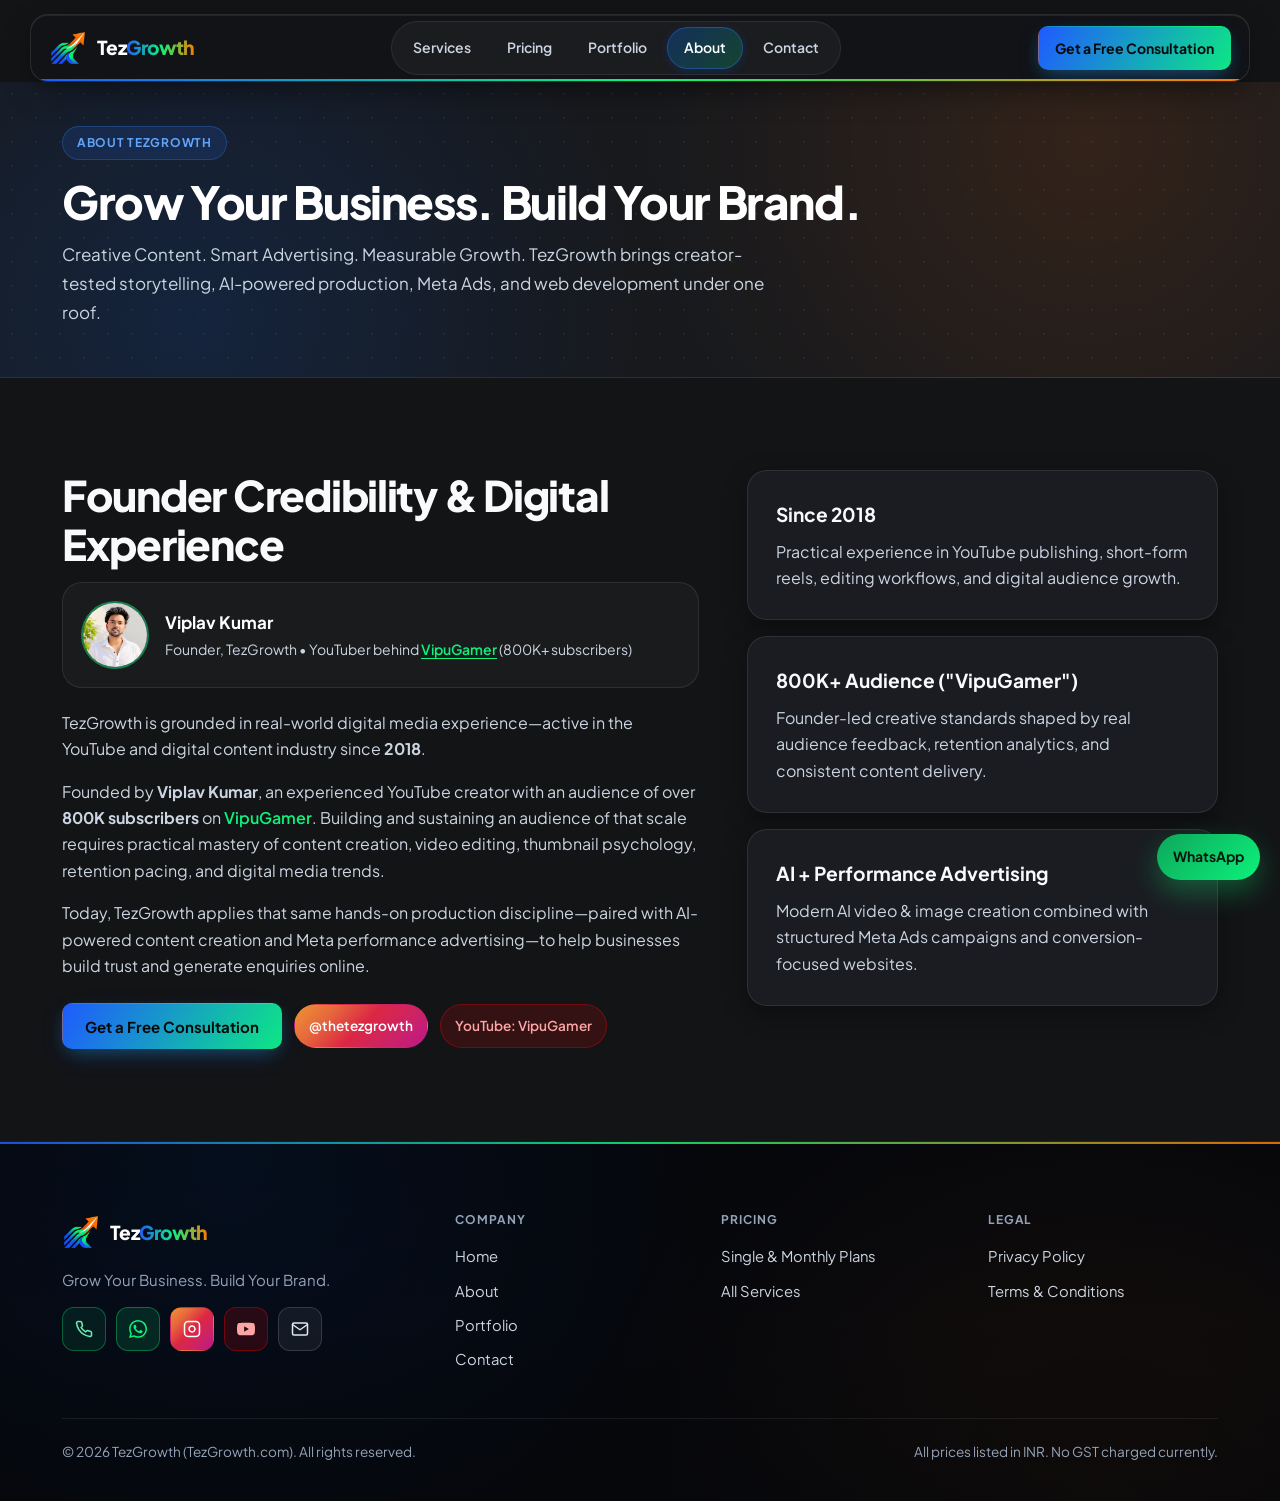
<file: about.html>
<!DOCTYPE html>
<html lang="en">
<head>
  <meta charset="UTF-8" />
  <meta name="viewport" content="width=device-width, initial-scale=1.0" />
  <title>About TezGrowth — Creator-Led Digital Marketing Agency</title>
  <meta name="description" content="Learn about TezGrowth: built on real YouTube &amp; digital content experience since 2018 by Viplav Kumar, creator behind the 800K+ subscriber channel VipuGamer." />
  <meta property="og:type" content="website" />
  <meta property="og:title" content="About TezGrowth — Creator-Led Digital Marketing Agency" />
  <meta property="og:description" content="Built on real YouTube &amp; digital content experience since 2018 by Viplav Kumar (VipuGamer, 800K+ subscribers)." />
  <meta property="og:image" content="https://tezgrowth.com/assets/og-image.jpg" />
  <meta property="og:image:width" content="1200" />
  <meta property="og:image:height" content="630" />
  <meta name="twitter:card" content="summary_large_image" />
  <meta name="twitter:image" content="https://tezgrowth.com/assets/og-image.jpg" />
  <link rel="preconnect" href="https://fonts.googleapis.com" />
  <link rel="preconnect" href="https://fonts.gstatic.com" crossorigin />
  <link href="https://fonts.googleapis.com/css2?family=Plus+Jakarta+Sans:wght@400;500;600;700;800&display=swap" rel="stylesheet" />
  <link rel="icon" type="image/png" sizes="32x32" href="assets/favicon-32x32.png" />
  <link rel="apple-touch-icon" sizes="180x180" href="assets/apple-touch-icon.png" />
  <link rel="stylesheet" href="css/styles.css" />
</head>
<body>
  <header class="site-header">
    <div class="header-glass">
      <a href="index.html" class="brand-logo"><img src="assets/tezgrowth-logo.png" alt="TezGrowth Logo" class="brand-logo-img" width="38" height="38" /><span>Tez<span class="brand-wordmark-accent">Growth</span></span></a>
      <nav class="nav-desktop" aria-label="Primary Navigation">
        <a href="services.html" class="nav-link">Services</a>
        <a href="pricing.html" class="nav-link">Pricing</a>
        <a href="portfolio.html" class="nav-link">Portfolio</a>
        <a href="about.html" class="nav-link is-active">About</a>
        <a href="contact.html" class="nav-link">Contact</a>
      </nav>
      <div class="header-actions"><a href="contact.html" class="btn btn--primary btn--sm">Get a Free Consultation</a></div>
      <button type="button" class="mobile-menu-btn" data-mobile-toggle aria-label="Toggle navigation menu" aria-expanded="false">
        <svg class="icon-menu" width="22" height="22" viewBox="0 0 24 24" fill="none" stroke="currentColor" stroke-width="2.2" stroke-linecap="round"><line x1="4" y1="7" x2="20" y2="7"/><line x1="4" y1="12" x2="20" y2="12"/><line x1="4" y1="17" x2="20" y2="17"/></svg>
        <svg class="icon-close" width="22" height="22" viewBox="0 0 24 24" fill="none" stroke="currentColor" stroke-width="2.2" stroke-linecap="round"><line x1="18" y1="6" x2="6" y2="18"/><line x1="6" y1="6" x2="18" y2="18"/></svg>
      </button>
    </div>
  </header>

  <div class="mobile-backdrop" data-mobile-backdrop></div>
  <nav class="mobile-drawer" data-mobile-drawer aria-label="Mobile Navigation" aria-hidden="true">
    <div class="mobile-drawer-header">
      <a href="index.html" class="brand-logo" aria-label="TezGrowth Home">
        <img src="assets/tezgrowth-logo.png" alt="TezGrowth Logo" class="brand-logo-img" width="38" height="38" />
        <span>Tez<span class="brand-wordmark-accent">Growth</span></span>
      </a>
      <button type="button" class="mobile-drawer-close" data-mobile-close aria-label="Close navigation menu">
        <svg width="20" height="20" viewBox="0 0 24 24" fill="none" stroke="currentColor" stroke-width="2.2" stroke-linecap="round"><line x1="18" y1="6" x2="6" y2="18"/><line x1="6" y1="6" x2="18" y2="18"/></svg>
      </button>
    </div>
    <a href="index.html" class="nav-link">Home</a>
    <a href="services.html" class="nav-link">Services &amp; Deliverables</a>
    <a href="pricing.html" class="nav-link">Pricing (Single &amp; Monthly)</a>
    <a href="portfolio.html" class="nav-link">Portfolio</a>
    <a href="about.html" class="nav-link is-active">About TezGrowth</a>
    <a href="contact.html" class="nav-link">Contact</a>
    <div class="mobile-drawer-cta">
      <a href="contact.html" class="btn btn--gradient btn--block">Get a Free Consultation</a>
      <a href="https://wa.me/918630027341?text=Hi%20TezGrowth%2C%20I%20want%20to%20know%20more%20about%20your%20services" data-whatsapp-link target="_blank" rel="noopener noreferrer" class="btn btn--whatsapp-glass btn--block">
        <svg width="17" height="17" viewBox="0 0 24 24" fill="currentColor" aria-hidden="true"><path d="M20.52 3.48A11.86 11.86 0 0 0 12.06 0C5.49 0 .16 5.33.16 11.9c0 2.1.55 4.15 1.6 5.96L0 24l6.31-1.65a11.88 11.88 0 0 0 5.75 1.47h.01c6.57 0 11.9-5.33 11.9-11.9 0-3.18-1.24-6.17-3.45-8.44zM12.07 21.81h-.01a9.87 9.87 0 0 1-5.03-1.38l-.36-.21-3.74.98 1-3.65-.24-.37a9.86 9.86 0 0 1-1.52-5.28c0-5.45 4.44-9.89 9.9-9.89 2.64 0 5.12 1.03 6.99 2.9a9.83 9.83 0 0 1 2.9 7c0 5.45-4.44 9.9-9.89 9.9zm5.42-7.4c-.3-.15-1.76-.87-2.03-.97-.27-.1-.47-.15-.67.15-.2.3-.77.97-.94 1.17-.17.2-.35.22-.65.07-.3-.15-1.25-.46-2.39-1.47-.88-.79-1.48-1.76-1.65-2.06-.17-.3-.02-.46.13-.61.13-.13.3-.35.45-.52.15-.17.2-.3.3-.5.1-.2.05-.37-.02-.52-.07-.15-.67-1.61-.92-2.21-.24-.58-.49-.5-.67-.51h-.57c-.2 0-.52.07-.8.37-.27.3-1.04 1.02-1.04 2.48s1.07 2.88 1.22 3.08c.15.2 2.1 3.21 5.08 4.5.71.31 1.26.49 1.69.63.71.23 1.36.2 1.87.12.57-.09 1.76-.72 2.01-1.41.25-.7.25-1.29.17-1.41-.07-.12-.27-.2-.57-.35z"/></svg>
        Enquire on WhatsApp
      </a>
    </div>
  </nav>

  <main>
    <section class="page-hero">
      <div class="container">
        <span class="eyebrow">About TezGrowth</span>
        <h1>Grow Your Business. Build Your Brand.</h1>
        <p class="section-subtitle" style="max-width: 720px;">
          Creative Content. Smart Advertising. Measurable Growth. TezGrowth brings creator-tested storytelling, AI-powered production, Meta Ads, and web development under one roof.
        </p>
      </div>
    </section>

    <section class="section">
      <div class="container split-grid">
        <div>
          <h2 class="section-title">Founder Credibility &amp; Digital Experience</h2>
          <div class="founder-card">
            <img src="assets/founder-viplav.jpg?v=2" alt="Viplav Kumar" class="founder-avatar" width="68" height="68" loading="lazy" />
            <div>
              <div class="founder-name">Viplav Kumar</div>
              <div class="founder-role">
                Founder, TezGrowth &bull; YouTuber behind <a href="https://www.youtube.com/@vipugamer" target="_blank" rel="noopener noreferrer">VipuGamer</a> (800K+ subscribers)
              </div>
            </div>
          </div>
          <p style="color: var(--text-secondary); margin-bottom: 16px;">
            TezGrowth is grounded in real-world digital media experience—active in the YouTube and digital content industry since <strong>2018</strong>.
          </p>
          <p style="color: var(--text-secondary); margin-bottom: 16px;">
            Founded by <strong>Viplav Kumar</strong>, an experienced YouTube creator with an audience of over <strong>800K subscribers</strong> on <a href="https://www.youtube.com/@vipugamer" target="_blank" rel="noopener noreferrer" style="color: var(--green); font-weight: 600;">VipuGamer</a>. Building and sustaining an audience of that scale requires practical mastery of content creation, video editing, thumbnail psychology, retention pacing, and digital media trends.
          </p>
          <p style="color: var(--text-secondary); margin-bottom: 24px;">
            Today, TezGrowth applies that same hands-on production discipline—paired with AI-powered content creation and Meta performance advertising—to help businesses build trust and generate enquiries online.
          </p>
          <div style="display: flex; flex-wrap: wrap; gap: 12px; align-items: center;">
            <a href="contact.html" class="btn btn--primary">Get a Free Consultation</a>
            <a href="https://instagram.com/thetezgrowth" target="_blank" rel="noopener noreferrer" class="social-icon-btn social-icon-btn--instagram" aria-label="Follow TezGrowth on Instagram (@thetezgrowth)">@thetezgrowth</a>
            <a href="https://www.youtube.com/@vipugamer" target="_blank" rel="noopener noreferrer" class="social-icon-btn social-icon-btn--youtube" aria-label="Visit VipuGamer YouTube Channel">YouTube: VipuGamer</a>
          </div>
        </div>

        <div class="grid" style="gap: 16px;">
          <div class="card">
            <h3 class="card-title">Since 2018</h3>
            <p style="color: var(--text-secondary);">Practical experience in YouTube publishing, short-form reels, editing workflows, and digital audience growth.</p>
          </div>
          <div class="card">
            <h3 class="card-title">800K+ Audience ("VipuGamer")</h3>
            <p style="color: var(--text-secondary);">Founder-led creative standards shaped by real audience feedback, retention analytics, and consistent content delivery.</p>
          </div>
          <div class="card">
            <h3 class="card-title">AI + Performance Advertising</h3>
            <p style="color: var(--text-secondary);">Modern AI video &amp; image creation combined with structured Meta Ads campaigns and conversion-focused websites.</p>
          </div>
        </div>
      </div>
    </section>
  </main>

  <footer class="site-footer">
    <video class="footer-bg-video" autoplay muted loop playsinline preload="auto" aria-hidden="true">
      <source src="https://res.cloudinary.com/gtgfijyi/video/upload/v1795756574/videoplayback.mp4" type="video/mp4" />
    </video>
    <div class="container">
      <div class="footer-grid">
        <div>
          <a href="index.html" class="brand-logo" style="color: #ffffff; margin-bottom: 14px;"><img src="assets/tezgrowth-logo.png" alt="TezGrowth Logo" class="brand-logo-img" width="38" height="38" loading="lazy" /><span>Tez<span class="brand-wordmark-accent">Growth</span></span></a>
          <p style="font-size: 0.9375rem; color: #94a3b8; margin-bottom: 14px;">Grow Your Business. Build Your Brand.</p>
          <div class="footer-icon-row" aria-label="Direct Contact &amp; Social Links">
            <a href="tel:+918630027341" class="footer-icon-btn footer-icon-btn--call" aria-label="Direct / Urgent Call: +91 86300 27341" title="Direct / Urgent Call: +91 86300 27341">
              <svg width="18" height="18" viewBox="0 0 24 24" fill="none" stroke="currentColor" stroke-width="2.1" stroke-linecap="round" stroke-linejoin="round" aria-hidden="true"><path d="M22 16.92v3a2 2 0 0 1-2.18 2 19.79 19.79 0 0 1-8.63-3.07 19.5 19.5 0 0 1-6-6 19.79 19.79 0 0 1-3.07-8.67A2 2 0 0 1 4.11 2h3a2 2 0 0 1 2 1.72c.127.96.361 1.903.7 2.81a2 2 0 0 1-.45 2.11L8.09 9.91a16 16 0 0 0 6 6l1.27-1.27a2 2 0 0 1 2.11-.45c.907.339 1.85.573 2.81.7A2 2 0 0 1 22 16.92z"/></svg>
            </a>
            <a href="https://wa.me/918630027341?text=Hi%20TezGrowth%2C%20I%20want%20to%20know%20more%20about%20your%20services" data-whatsapp-link target="_blank" rel="noopener noreferrer" class="footer-icon-btn footer-icon-btn--wa" aria-label="Chat on WhatsApp" title="WhatsApp">
              <svg width="18" height="18" viewBox="0 0 24 24" fill="currentColor" aria-hidden="true"><path d="M20.52 3.48A11.86 11.86 0 0 0 12.06 0C5.49 0 .16 5.33.16 11.9c0 2.1.55 4.15 1.6 5.96L0 24l6.31-1.65a11.88 11.88 0 0 0 5.75 1.47h.01c6.57 0 11.9-5.33 11.9-11.9 0-3.18-1.24-6.17-3.45-8.44zM12.07 21.81h-.01a9.87 9.87 0 0 1-5.03-1.38l-.36-.21-3.74.98 1-3.65-.24-.37a9.86 9.86 0 0 1-1.52-5.28c0-5.45 4.44-9.89 9.9-9.89 2.64 0 5.12 1.03 6.99 2.9a9.83 9.83 0 0 1 2.9 7c0 5.45-4.44 9.9-9.89 9.9zm5.42-7.4c-.3-.15-1.76-.87-2.03-.97-.27-.1-.47-.15-.67.15-.2.3-.77.97-.94 1.17-.17.2-.35.22-.65.07-.3-.15-1.25-.46-2.39-1.47-.88-.79-1.48-1.76-1.65-2.06-.17-.3-.02-.46.13-.61.13-.13.3-.35.45-.52.15-.17.2-.3.3-.5.1-.2.05-.37-.02-.52-.07-.15-.67-1.61-.92-2.21-.24-.58-.49-.5-.67-.51h-.57c-.2 0-.52.07-.8.37-.27.3-1.04 1.02-1.04 2.48s1.07 2.88 1.22 3.08c.15.2 2.1 3.21 5.08 4.5.71.31 1.26.49 1.69.63.71.23 1.36.2 1.87.12.57-.09 1.76-.72 2.01-1.41.25-.7.25-1.29.17-1.41-.07-.12-.27-.2-.57-.35z"/></svg>
            </a>
            <a href="https://instagram.com/thetezgrowth" target="_blank" rel="noopener noreferrer" class="footer-icon-btn footer-icon-btn--ig" aria-label="Instagram (@thetezgrowth)" title="Instagram: @thetezgrowth">
              <svg width="18" height="18" viewBox="0 0 24 24" fill="none" stroke="currentColor" stroke-width="2" aria-hidden="true"><rect x="2" y="2" width="20" height="20" rx="5"/><path d="M16 11.37A4 4 0 1 1 12.63 8 4 4 0 0 1 16 11.37z"/><line x1="17.5" y1="6.5" x2="17.51" y2="6.5"/></svg>
            </a>
            <a href="https://www.youtube.com/@vipugamer" target="_blank" rel="noopener noreferrer" class="footer-icon-btn footer-icon-btn--yt" aria-label="YouTube (VipuGamer)" title="YouTube: VipuGamer">
              <svg width="18" height="18" viewBox="0 0 24 24" fill="currentColor" aria-hidden="true"><path d="M23.498 6.186a3.016 3.016 0 0 0-2.122-2.136C19.505 3.545 12 3.545 12 3.545s-7.505 0-9.377.505A3.017 3.017 0 0 0 .502 6.186C0 8.07 0 12 0 12s0 3.93.502 5.814a3.016 3.016 0 0 0 2.122 2.136c1.871.505 9.376.505 9.376.505s7.505 0 9.377-.505a3.015 3.015 0 0 0 2.122-2.136C24 15.93 24 12 24 12s0-3.93-.502-5.814zM9.545 15.568V8.432L15.818 12l-6.273 3.568z"/></svg>
            </a>
            <a href="mailto:hello@tezgrowth.com" class="footer-icon-btn" aria-label="Email hello@tezgrowth.com" title="Email: hello@tezgrowth.com">
              <svg width="18" height="18" viewBox="0 0 24 24" fill="none" stroke="currentColor" stroke-width="2" stroke-linecap="round" stroke-linejoin="round" aria-hidden="true"><path d="M4 4h16c1.1 0 2 .9 2 2v12c0 1.1-.9 2-2 2H4c-1.1 0-2-.9-2-2V6c0-1.1.9-2 2-2z"/><polyline points="22,6 12,13 2,6"/></svg>
            </a>
          </div>
        </div>
        <div><div class="footer-heading">Company</div><ul class="footer-links"><li><a href="index.html">Home</a></li><li><a href="about.html">About</a></li><li><a href="portfolio.html">Portfolio</a></li><li><a href="contact.html">Contact</a></li></ul></div>
        <div><div class="footer-heading">Pricing</div><ul class="footer-links"><li><a href="pricing.html">Single &amp; Monthly Plans</a></li><li><a href="services.html">All Services</a></li></ul></div>
        <div><div class="footer-heading">Legal</div><ul class="footer-links"><li><a href="privacy-policy.html">Privacy Policy</a></li><li><a href="terms.html">Terms &amp; Conditions</a></li></ul></div>
      </div>
      <div class="footer-bottom">
        <span>&copy; <span data-current-year></span> TezGrowth (TezGrowth.com). All rights reserved.</span>
        <span>All prices listed in INR. No GST charged currently.</span>
      </div>
    </div>
  </footer>
  <a href="https://wa.me/918630027341?text=Hi%20TezGrowth%2C%20I%20want%20to%20know%20more%20about%20your%20services" data-whatsapp-link target="_blank" rel="noopener noreferrer" class="whatsapp-float" aria-label="Chat on WhatsApp">WhatsApp</a>
  <script src="js/config.js"></script>
  <script src="js/main.js"></script>
</body>
</html>
</file>
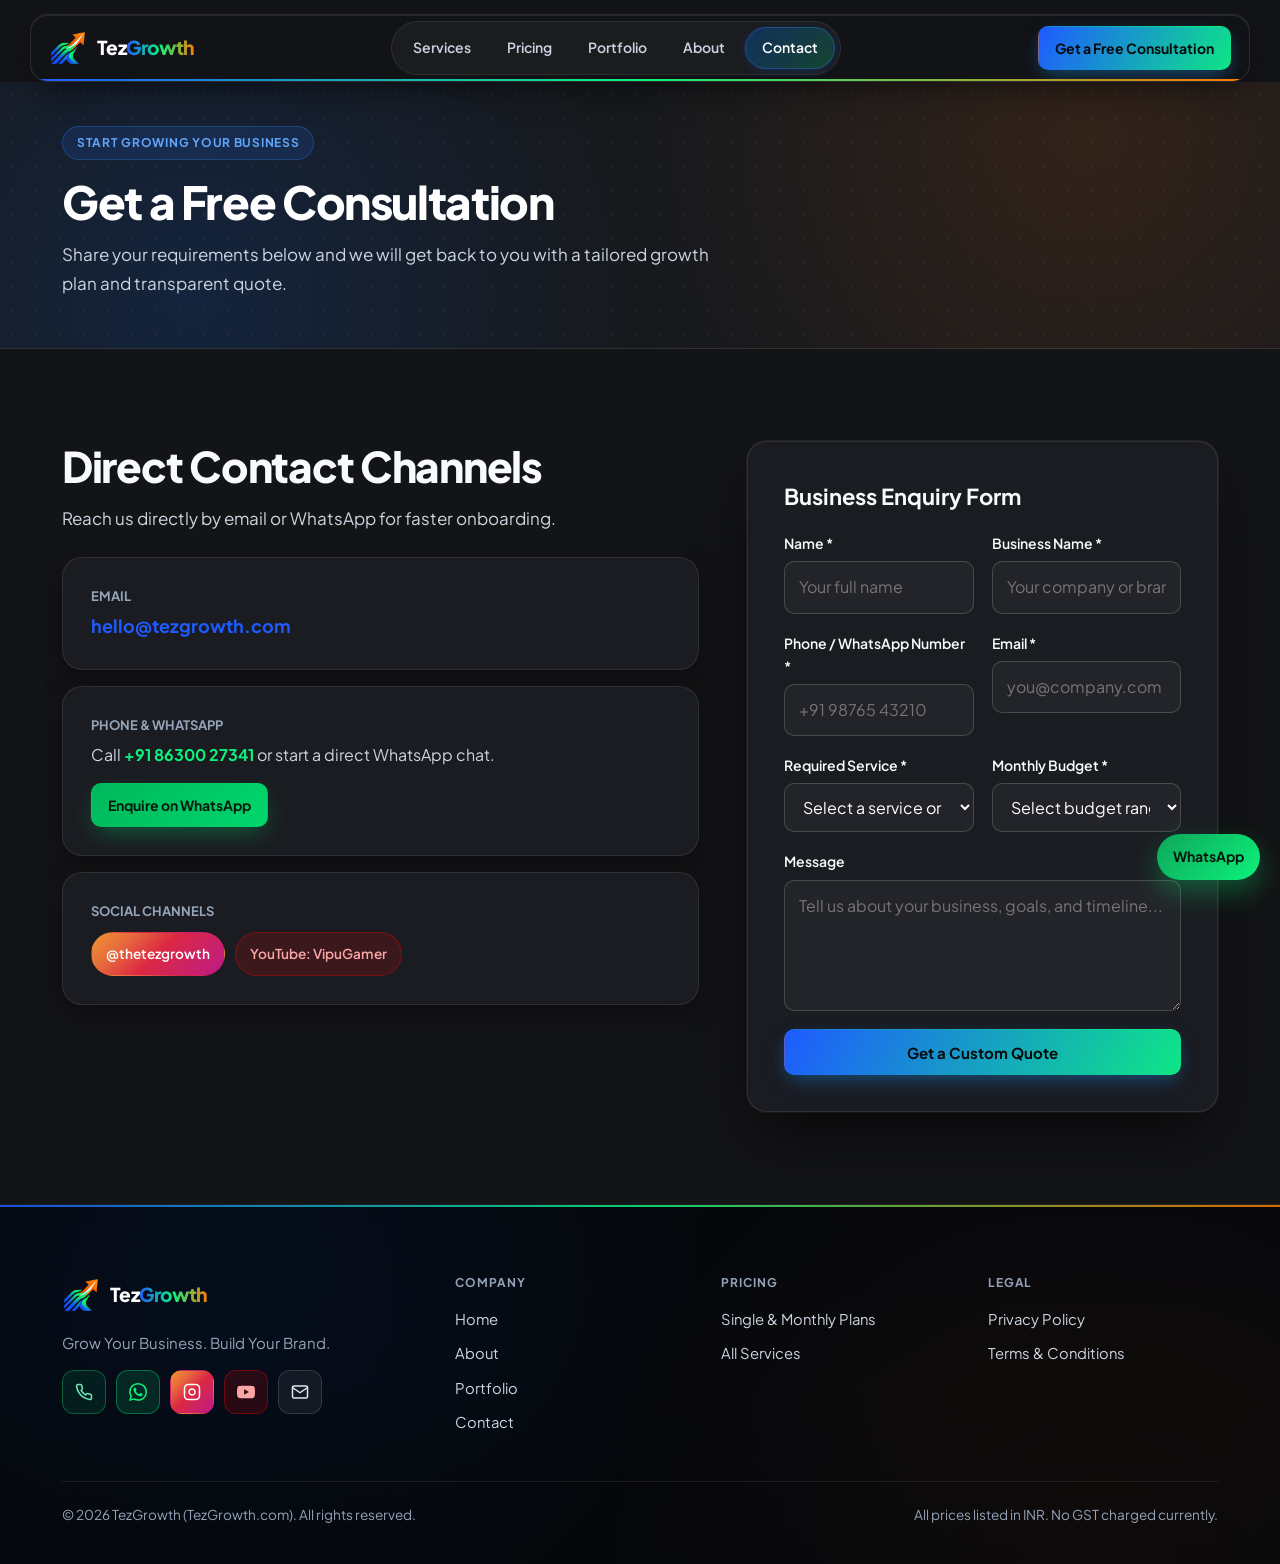
<file: contact.html>
<!DOCTYPE html>
<html lang="en">
<head>
  <meta charset="UTF-8" />
  <meta name="viewport" content="width=device-width, initial-scale=1.0" />
  <title>Contact &amp; Free Consultation — TezGrowth</title>
  <meta name="description" content="Contact TezGrowth for social media management, video & AI ad production, Meta Ads, and website development. Email hello@tezgrowth.com or enquire on WhatsApp." />
  <meta property="og:type" content="website" />
  <meta property="og:title" content="Contact &amp; Free Consultation — TezGrowth" />
  <meta property="og:description" content="Email hello@tezgrowth.com, call +91 86300 27341, or chat on WhatsApp for a tailored digital growth plan." />
  <meta property="og:image" content="https://tezgrowth.com/assets/og-image.jpg" />
  <meta property="og:image:width" content="1200" />
  <meta property="og:image:height" content="630" />
  <meta name="twitter:card" content="summary_large_image" />
  <meta name="twitter:image" content="https://tezgrowth.com/assets/og-image.jpg" />
  <link rel="preconnect" href="https://fonts.googleapis.com" />
  <link rel="preconnect" href="https://fonts.gstatic.com" crossorigin />
  <link href="https://fonts.googleapis.com/css2?family=Plus+Jakarta+Sans:wght@400;500;600;700;800&display=swap" rel="stylesheet" />
  <link rel="icon" type="image/png" sizes="32x32" href="assets/favicon-32x32.png" />
  <link rel="apple-touch-icon" sizes="180x180" href="assets/apple-touch-icon.png" />
  <link rel="stylesheet" href="css/styles.css" />
</head>
<body>
  <header class="site-header">
    <div class="header-glass">
      <a href="index.html" class="brand-logo"><img src="assets/tezgrowth-logo.png" alt="TezGrowth Logo" class="brand-logo-img" width="38" height="38" /><span>Tez<span class="brand-wordmark-accent">Growth</span></span></a>
      <nav class="nav-desktop" aria-label="Primary Navigation">
        <a href="services.html" class="nav-link">Services</a>
        <a href="pricing.html" class="nav-link">Pricing</a>
        <a href="portfolio.html" class="nav-link">Portfolio</a>
        <a href="about.html" class="nav-link">About</a>
        <a href="contact.html" class="nav-link is-active">Contact</a>
      </nav>
      <div class="header-actions"><a href="contact.html" class="btn btn--primary btn--sm">Get a Free Consultation</a></div>
      <button type="button" class="mobile-menu-btn" data-mobile-toggle aria-label="Toggle navigation menu" aria-expanded="false">
        <svg class="icon-menu" width="22" height="22" viewBox="0 0 24 24" fill="none" stroke="currentColor" stroke-width="2.2" stroke-linecap="round"><line x1="4" y1="7" x2="20" y2="7"/><line x1="4" y1="12" x2="20" y2="12"/><line x1="4" y1="17" x2="20" y2="17"/></svg>
        <svg class="icon-close" width="22" height="22" viewBox="0 0 24 24" fill="none" stroke="currentColor" stroke-width="2.2" stroke-linecap="round"><line x1="18" y1="6" x2="6" y2="18"/><line x1="6" y1="6" x2="18" y2="18"/></svg>
      </button>
    </div>
  </header>

  <div class="mobile-backdrop" data-mobile-backdrop></div>
  <nav class="mobile-drawer" data-mobile-drawer aria-label="Mobile Navigation" aria-hidden="true">
    <div class="mobile-drawer-header">
      <a href="index.html" class="brand-logo" aria-label="TezGrowth Home">
        <img src="assets/tezgrowth-logo.png" alt="TezGrowth Logo" class="brand-logo-img" width="38" height="38" />
        <span>Tez<span class="brand-wordmark-accent">Growth</span></span>
      </a>
      <button type="button" class="mobile-drawer-close" data-mobile-close aria-label="Close navigation menu">
        <svg width="20" height="20" viewBox="0 0 24 24" fill="none" stroke="currentColor" stroke-width="2.2" stroke-linecap="round"><line x1="18" y1="6" x2="6" y2="18"/><line x1="6" y1="6" x2="18" y2="18"/></svg>
      </button>
    </div>
    <a href="index.html" class="nav-link">Home</a>
    <a href="services.html" class="nav-link">Services &amp; Deliverables</a>
    <a href="pricing.html" class="nav-link">Pricing (Single &amp; Monthly)</a>
    <a href="portfolio.html" class="nav-link">Portfolio</a>
    <a href="about.html" class="nav-link">About TezGrowth</a>
    <a href="contact.html" class="nav-link is-active">Contact</a>
    <div class="mobile-drawer-cta">
      <a href="pricing.html" class="btn btn--gradient btn--block">View All Pricing</a>
      <a href="https://wa.me/918630027341?text=Hi%20TezGrowth%2C%20I%20want%20to%20know%20more%20about%20your%20services" data-whatsapp-link target="_blank" rel="noopener noreferrer" class="btn btn--whatsapp-glass btn--block">
        <svg width="17" height="17" viewBox="0 0 24 24" fill="currentColor" aria-hidden="true"><path d="M20.52 3.48A11.86 11.86 0 0 0 12.06 0C5.49 0 .16 5.33.16 11.9c0 2.1.55 4.15 1.6 5.96L0 24l6.31-1.65a11.88 11.88 0 0 0 5.75 1.47h.01c6.57 0 11.9-5.33 11.9-11.9 0-3.18-1.24-6.17-3.45-8.44zM12.07 21.81h-.01a9.87 9.87 0 0 1-5.03-1.38l-.36-.21-3.74.98 1-3.65-.24-.37a9.86 9.86 0 0 1-1.52-5.28c0-5.45 4.44-9.89 9.9-9.89 2.64 0 5.12 1.03 6.99 2.9a9.83 9.83 0 0 1 2.9 7c0 5.45-4.44 9.9-9.89 9.9zm5.42-7.4c-.3-.15-1.76-.87-2.03-.97-.27-.1-.47-.15-.67.15-.2.3-.77.97-.94 1.17-.17.2-.35.22-.65.07-.3-.15-1.25-.46-2.39-1.47-.88-.79-1.48-1.76-1.65-2.06-.17-.3-.02-.46.13-.61.13-.13.3-.35.45-.52.15-.17.2-.3.3-.5.1-.2.05-.37-.02-.52-.07-.15-.67-1.61-.92-2.21-.24-.58-.49-.5-.67-.51h-.57c-.2 0-.52.07-.8.37-.27.3-1.04 1.02-1.04 2.48s1.07 2.88 1.22 3.08c.15.2 2.1 3.21 5.08 4.5.71.31 1.26.49 1.69.63.71.23 1.36.2 1.87.12.57-.09 1.76-.72 2.01-1.41.25-.7.25-1.29.17-1.41-.07-.12-.27-.2-.57-.35z"/></svg>
        Enquire on WhatsApp
      </a>
    </div>
  </nav>

  <main>
    <section class="page-hero">
      <div class="container">
        <span class="eyebrow">Start Growing Your Business</span>
        <h1>Get a Free Consultation</h1>
        <p class="section-subtitle" style="max-width: 680px;">
          Share your requirements below and we will get back to you with a tailored growth plan and transparent quote.
        </p>
      </div>
    </section>

    <section class="section">
      <div class="container split-grid">
        <div>
          <h2 class="section-title">Direct Contact Channels</h2>
          <p class="section-subtitle" style="margin-bottom: 24px;">Reach us directly by email or WhatsApp for faster onboarding.</p>
          <div class="grid" style="gap: 16px;">
            <div class="card">
              <div style="font-size: 0.8125rem; font-weight: 700; color: var(--text-muted); text-transform: uppercase;">Email</div>
              <a href="mailto:hello@tezgrowth.com" style="font-size: 1.125rem; font-weight: 700; color: var(--accent-blue); margin-top: 4px;">hello@tezgrowth.com</a>
            </div>
            <div class="card">
              <div style="font-size: 0.8125rem; font-weight: 700; color: var(--text-muted); text-transform: uppercase;">Phone &amp; WhatsApp</div>
              <p style="color: var(--text-secondary); margin: 6px 0 14px;">Call <a href="tel:+918630027341" style="color: var(--green); font-weight: 700;">+91 86300 27341</a> or start a direct WhatsApp chat.</p>
              <a href="https://wa.me/918630027341?text=Hi%20TezGrowth%2C%20I%20want%20to%20know%20more%20about%20your%20services" data-whatsapp-link target="_blank" rel="noopener noreferrer" class="btn btn--whatsapp btn--sm" style="align-self: flex-start;">Enquire on WhatsApp</a>
            </div>
            <div class="card">
              <div style="font-size: 0.8125rem; font-weight: 700; color: var(--text-muted); text-transform: uppercase;">Social Channels</div>
              <div style="display: flex; flex-wrap: wrap; gap: 10px; margin-top: 10px;">
                <a href="https://instagram.com/thetezgrowth" target="_blank" rel="noopener noreferrer" class="social-icon-btn social-icon-btn--instagram" aria-label="Follow TezGrowth on Instagram (@thetezgrowth)">@thetezgrowth</a>
                <a href="https://www.youtube.com/@vipugamer" target="_blank" rel="noopener noreferrer" class="social-icon-btn social-icon-btn--youtube" aria-label="Visit VipuGamer YouTube Channel">YouTube: VipuGamer</a>
              </div>
            </div>
          </div>
        </div>

        <div class="form-card">
          <h2 style="font-size: 1.375rem; font-weight: 700; margin-bottom: 18px;">Business Enquiry Form</h2>
          <form data-enquiry-form data-lead-source="contact" novalidate>
            <div class="form-grid">
              <div class="hp-field" aria-hidden="true">
                <label for="contact-website-hp">Leave this empty</label>
                <input type="text" id="contact-website-hp" name="website_hp" tabindex="-1" autocomplete="off" />
              </div>
              <div class="form-grid form-grid--2">
                <div class="form-group">
                  <label class="form-label" for="name">Name *</label>
                  <input class="form-control" type="text" id="name" name="name" placeholder="Your full name" required />
                  <span class="form-error" data-error-for="name"></span>
                </div>
                <div class="form-group">
                  <label class="form-label" for="business">Business Name *</label>
                  <input class="form-control" type="text" id="business" name="business" placeholder="Your company or brand" required />
                  <span class="form-error" data-error-for="business"></span>
                </div>
              </div>
              <div class="form-grid form-grid--2">
                <div class="form-group">
                  <label class="form-label" for="phone">Phone / WhatsApp Number *</label>
                  <input class="form-control" type="tel" id="phone" name="phone" placeholder="+91 98765 43210" required />
                  <span class="form-error" data-error-for="phone"></span>
                </div>
                <div class="form-group">
                  <label class="form-label" for="email">Email *</label>
                  <input class="form-control" type="email" id="email" name="email" placeholder="you@company.com" required />
                  <span class="form-error" data-error-for="email"></span>
                </div>
              </div>
              <div class="form-grid form-grid--2">
                <div class="form-group">
                  <label class="form-label" for="service">Required Service *</label>
                  <select class="form-control" id="service" name="service" required>
                    <option value="">Select a service or package</option>
                    <option value="Instagram Management">Instagram Management (₹3,499/mo)</option>
                    <option value="Facebook Management">Facebook Management (₹2,499/mo)</option>
                    <option value="YouTube Management">YouTube Management (₹3,499/mo)</option>
                    <option value="Instagram + Facebook Bundle">Instagram + Facebook (₹4,999/mo)</option>
                    <option value="Instagram + Facebook + YouTube Bundle">IG + FB + YouTube (₹7,999/mo)</option>
                    <option value="Reel / Shorts Editing">Reel / Shorts Editing (Starting ₹499/video)</option>
                    <option value="Professional Ad Video Editing">Professional Ad Video Editing (Starting ₹999/video)</option>
                    <option value="AI Advertisement Video">AI Advertisement Video (Starting ₹1,499/video)</option>
                    <option value="UGC Style Ad Video">UGC Style Ad Video (Starting ₹2,499/video)</option>
                    <option value="Professional Model-Based Ad">Professional Model-Based Ad (Starting ₹4,999)</option>
                    <option value="Promotional Poster / Graphic Design">Promotional Poster / Graphic Design (Starting ₹299)</option>
                    <option value="Meta Ads Management">Meta Ads Management (Starting ₹3,999/mo)</option>
                    <option value="Landing Page">Landing Page (Starting ₹3,999)</option>
                    <option value="Basic Business Website">Basic Business Website (Starting ₹9,999)</option>
                    <option value="Advanced Business Website">Advanced Business Website (Starting ₹20,000)</option>
                    <option value="Website Management">Website Management (₹1,999/mo)</option>
                    <option value="SOCIAL STARTER (₹9,999/mo)">SOCIAL STARTER Package (₹9,999/mo)</option>
                    <option value="BUSINESS GROWTH (₹17,999/mo)">BUSINESS GROWTH Package (₹17,999/mo)</option>
                    <option value="COMPLETE GROWTH (₹29,999/mo)">COMPLETE GROWTH Package (₹29,999/mo)</option>
                  </select>
                  <span class="form-error" data-error-for="service"></span>
                </div>
                <div class="form-group">
                  <label class="form-label" for="budget">Monthly Budget *</label>
                  <select class="form-control" id="budget" name="budget" required>
                    <option value="">Select budget range</option>
                    <option value="Under ₹5,000">Under ₹5,000</option>
                    <option value="₹5,000 – ₹10,000">₹5,000 – ₹10,000</option>
                    <option value="₹10,000 – ₹20,000">₹10,000 – ₹20,000</option>
                    <option value="₹20,000 – ₹35,000">₹20,000 – ₹35,000</option>
                    <option value="₹35,000+">₹35,000+</option>
                  </select>
                  <span class="form-error" data-error-for="budget"></span>
                </div>
              </div>
              <div id="included-scope-box" class="notice-box" style="margin-top: 0;" hidden>
                <div class="notice-title" style="margin-bottom: 6px;">Included Scope:</div>
                <ul class="check-list" id="included-scope-list" style="margin-bottom: 0;"></ul>
              </div>
              <div class="form-group">
                <label class="form-label" for="message">Message</label>
                <textarea class="form-control" id="message" name="message" rows="4" placeholder="Tell us about your business, goals, and timeline..."></textarea>
              </div>
              <button type="submit" class="btn btn--primary btn--block">Get a Custom Quote</button>
              <div class="form-status" data-form-status role="status" aria-live="polite"></div>
            </div>
          </form>
        </div>
      </div>
    </section>
  </main>

  <footer class="site-footer">
    <video class="footer-bg-video" autoplay muted loop playsinline preload="auto" aria-hidden="true">
      <source src="https://res.cloudinary.com/gtgfijyi/video/upload/v1795756574/videoplayback.mp4" type="video/mp4" />
    </video>
    <div class="container">
      <div class="footer-grid">
        <div>
          <a href="index.html" class="brand-logo" style="color: #ffffff; margin-bottom: 14px;"><img src="assets/tezgrowth-logo.png" alt="TezGrowth Logo" class="brand-logo-img" width="38" height="38" loading="lazy" /><span>Tez<span class="brand-wordmark-accent">Growth</span></span></a>
          <p style="font-size: 0.9375rem; color: #94a3b8; margin-bottom: 14px;">Grow Your Business. Build Your Brand.</p>
          <div class="footer-icon-row" aria-label="Direct Contact &amp; Social Links">
            <a href="tel:+918630027341" class="footer-icon-btn footer-icon-btn--call" aria-label="Direct / Urgent Call: +91 86300 27341" title="Direct / Urgent Call: +91 86300 27341">
              <svg width="18" height="18" viewBox="0 0 24 24" fill="none" stroke="currentColor" stroke-width="2.1" stroke-linecap="round" stroke-linejoin="round" aria-hidden="true"><path d="M22 16.92v3a2 2 0 0 1-2.18 2 19.79 19.79 0 0 1-8.63-3.07 19.5 19.5 0 0 1-6-6 19.79 19.79 0 0 1-3.07-8.67A2 2 0 0 1 4.11 2h3a2 2 0 0 1 2 1.72c.127.96.361 1.903.7 2.81a2 2 0 0 1-.45 2.11L8.09 9.91a16 16 0 0 0 6 6l1.27-1.27a2 2 0 0 1 2.11-.45c.907.339 1.85.573 2.81.7A2 2 0 0 1 22 16.92z"/></svg>
            </a>
            <a href="https://wa.me/918630027341?text=Hi%20TezGrowth%2C%20I%20want%20to%20know%20more%20about%20your%20services" data-whatsapp-link target="_blank" rel="noopener noreferrer" class="footer-icon-btn footer-icon-btn--wa" aria-label="Chat on WhatsApp" title="WhatsApp">
              <svg width="18" height="18" viewBox="0 0 24 24" fill="currentColor" aria-hidden="true"><path d="M20.52 3.48A11.86 11.86 0 0 0 12.06 0C5.49 0 .16 5.33.16 11.9c0 2.1.55 4.15 1.6 5.96L0 24l6.31-1.65a11.88 11.88 0 0 0 5.75 1.47h.01c6.57 0 11.9-5.33 11.9-11.9 0-3.18-1.24-6.17-3.45-8.44zM12.07 21.81h-.01a9.87 9.87 0 0 1-5.03-1.38l-.36-.21-3.74.98 1-3.65-.24-.37a9.86 9.86 0 0 1-1.52-5.28c0-5.45 4.44-9.89 9.9-9.89 2.64 0 5.12 1.03 6.99 2.9a9.83 9.83 0 0 1 2.9 7c0 5.45-4.44 9.9-9.89 9.9zm5.42-7.4c-.3-.15-1.76-.87-2.03-.97-.27-.1-.47-.15-.67.15-.2.3-.77.97-.94 1.17-.17.2-.35.22-.65.07-.3-.15-1.25-.46-2.39-1.47-.88-.79-1.48-1.76-1.65-2.06-.17-.3-.02-.46.13-.61.13-.13.3-.35.45-.52.15-.17.2-.3.3-.5.1-.2.05-.37-.02-.52-.07-.15-.67-1.61-.92-2.21-.24-.58-.49-.5-.67-.51h-.57c-.2 0-.52.07-.8.37-.27.3-1.04 1.02-1.04 2.48s1.07 2.88 1.22 3.08c.15.2 2.1 3.21 5.08 4.5.71.31 1.26.49 1.69.63.71.23 1.36.2 1.87.12.57-.09 1.76-.72 2.01-1.41.25-.7.25-1.29.17-1.41-.07-.12-.27-.2-.57-.35z"/></svg>
            </a>
            <a href="https://instagram.com/thetezgrowth" target="_blank" rel="noopener noreferrer" class="footer-icon-btn footer-icon-btn--ig" aria-label="Instagram (@thetezgrowth)" title="Instagram: @thetezgrowth">
              <svg width="18" height="18" viewBox="0 0 24 24" fill="none" stroke="currentColor" stroke-width="2" aria-hidden="true"><rect x="2" y="2" width="20" height="20" rx="5"/><path d="M16 11.37A4 4 0 1 1 12.63 8 4 4 0 0 1 16 11.37z"/><line x1="17.5" y1="6.5" x2="17.51" y2="6.5"/></svg>
            </a>
            <a href="https://www.youtube.com/@vipugamer" target="_blank" rel="noopener noreferrer" class="footer-icon-btn footer-icon-btn--yt" aria-label="YouTube (VipuGamer)" title="YouTube: VipuGamer">
              <svg width="18" height="18" viewBox="0 0 24 24" fill="currentColor" aria-hidden="true"><path d="M23.498 6.186a3.016 3.016 0 0 0-2.122-2.136C19.505 3.545 12 3.545 12 3.545s-7.505 0-9.377.505A3.017 3.017 0 0 0 .502 6.186C0 8.07 0 12 0 12s0 3.93.502 5.814a3.016 3.016 0 0 0 2.122 2.136c1.871.505 9.376.505 9.376.505s7.505 0 9.377-.505a3.015 3.015 0 0 0 2.122-2.136C24 15.93 24 12 24 12s0-3.93-.502-5.814zM9.545 15.568V8.432L15.818 12l-6.273 3.568z"/></svg>
            </a>
            <a href="mailto:hello@tezgrowth.com" class="footer-icon-btn" aria-label="Email hello@tezgrowth.com" title="Email: hello@tezgrowth.com">
              <svg width="18" height="18" viewBox="0 0 24 24" fill="none" stroke="currentColor" stroke-width="2" stroke-linecap="round" stroke-linejoin="round" aria-hidden="true"><path d="M4 4h16c1.1 0 2 .9 2 2v12c0 1.1-.9 2-2 2H4c-1.1 0-2-.9-2-2V6c0-1.1.9-2 2-2z"/><polyline points="22,6 12,13 2,6"/></svg>
            </a>
          </div>
        </div>
        <div><div class="footer-heading">Company</div><ul class="footer-links"><li><a href="index.html">Home</a></li><li><a href="about.html">About</a></li><li><a href="portfolio.html">Portfolio</a></li><li><a href="contact.html">Contact</a></li></ul></div>
        <div><div class="footer-heading">Pricing</div><ul class="footer-links"><li><a href="pricing.html">Single &amp; Monthly Plans</a></li><li><a href="services.html">All Services</a></li></ul></div>
        <div><div class="footer-heading">Legal</div><ul class="footer-links"><li><a href="privacy-policy.html">Privacy Policy</a></li><li><a href="terms.html">Terms &amp; Conditions</a></li></ul></div>
      </div>
      <div class="footer-bottom">
        <span>&copy; <span data-current-year></span> TezGrowth (TezGrowth.com). All rights reserved.</span>
        <span>All prices listed in INR. No GST charged currently.</span>
      </div>
    </div>
  </footer>
  <a href="https://wa.me/918630027341?text=Hi%20TezGrowth%2C%20I%20want%20to%20know%20more%20about%20your%20services" data-whatsapp-link target="_blank" rel="noopener noreferrer" class="whatsapp-float" aria-label="Chat on WhatsApp">WhatsApp</a>
  <script src="js/config.js"></script>
  <script src="js/pricing-data.js"></script>
  <script src="js/main.js"></script>
</body>
</html>
</file>
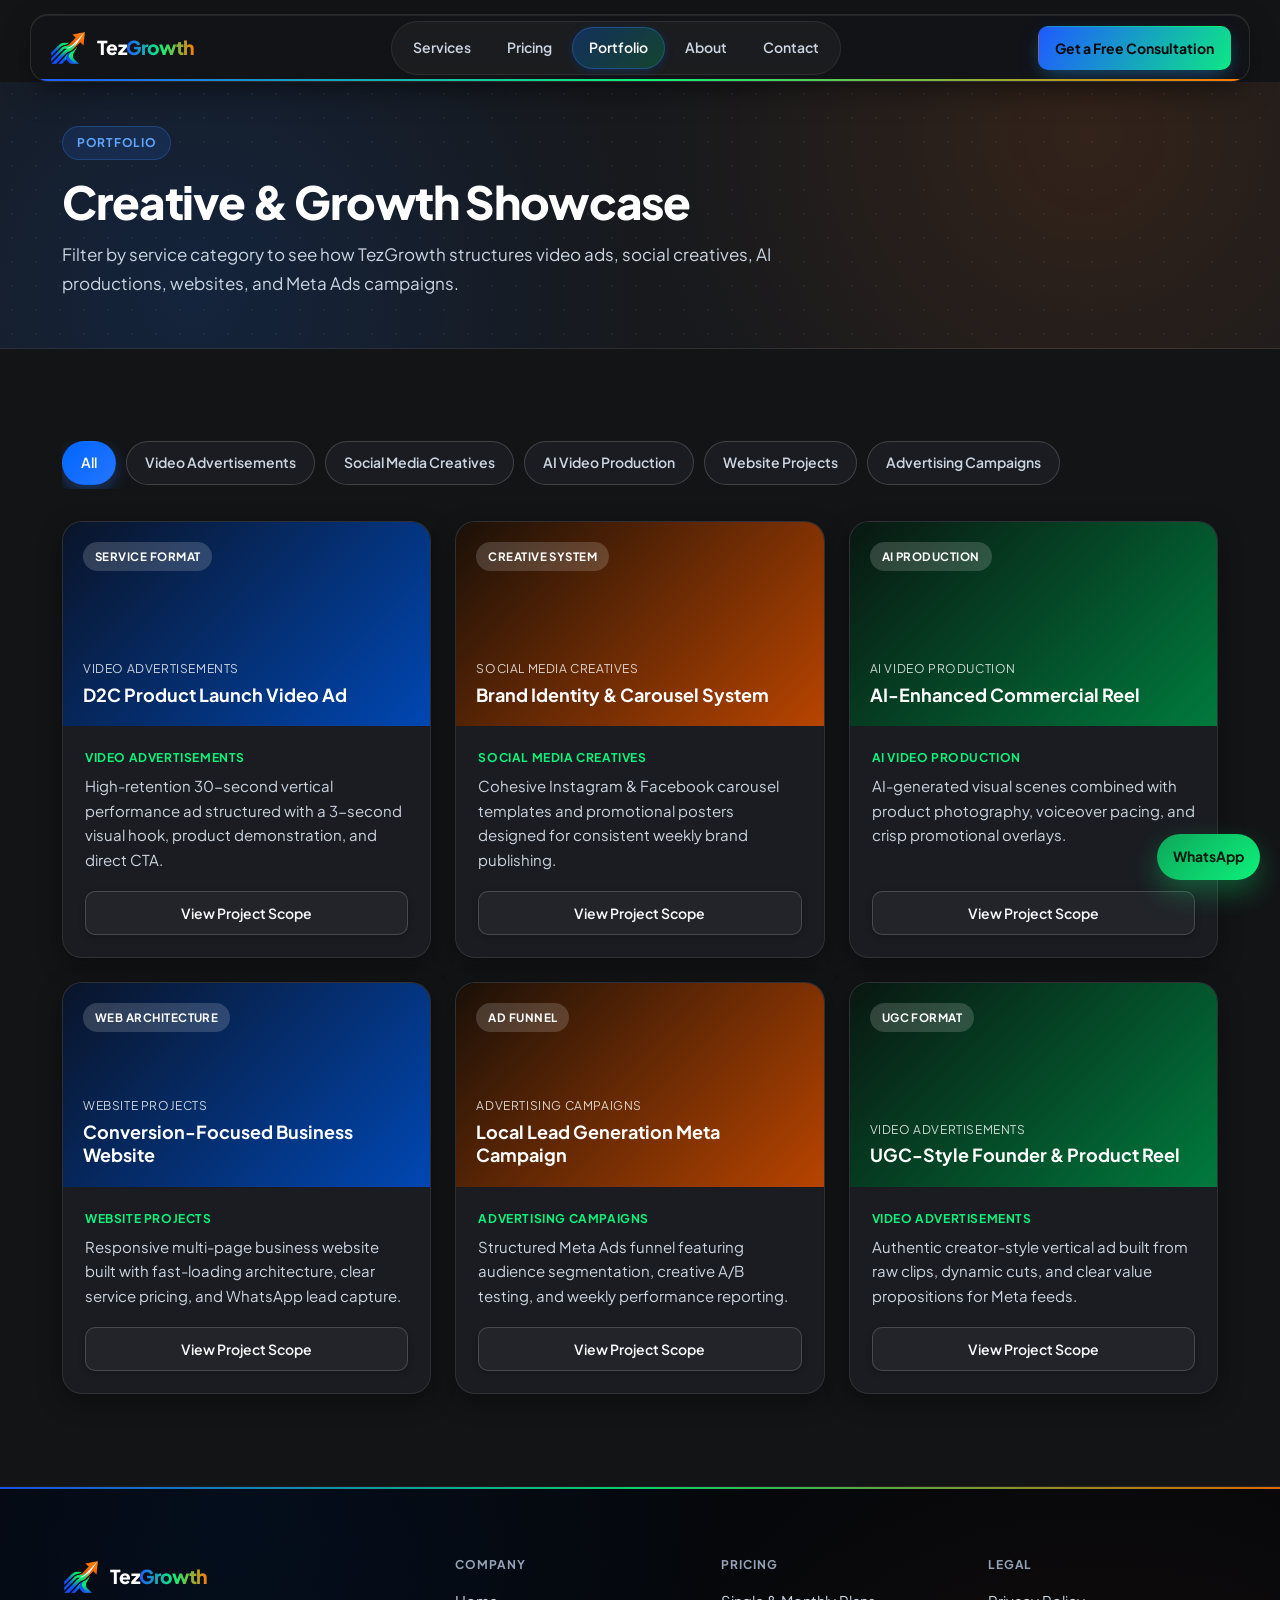
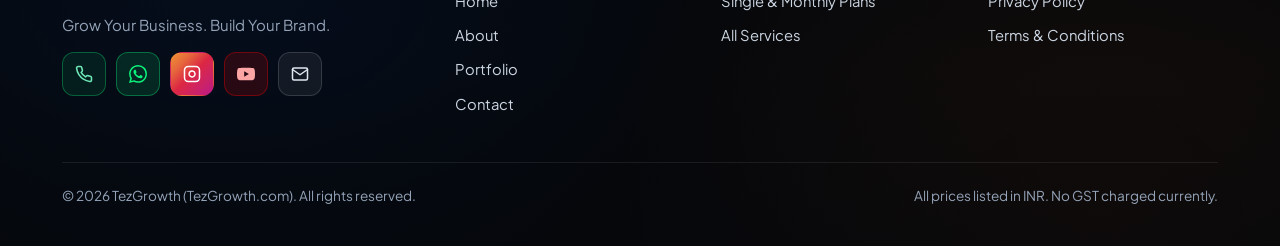
<file: portfolio.html>
<!DOCTYPE html>
<html lang="en">
<head>
  <meta charset="UTF-8" />
  <meta name="viewport" content="width=device-width, initial-scale=1.0" />
  <title>Portfolio — TezGrowth</title>
  <meta name="description" content="Explore TezGrowth portfolio categories: Video Advertisements, Social Media Creatives, AI Video Production, Website Projects, and Advertising Campaigns." />
  <meta property="og:type" content="website" />
  <meta property="og:title" content="Portfolio — TezGrowth" />
  <meta property="og:description" content="Explore TezGrowth portfolio categories: Video Advertisements, Social Media Creatives, AI Video Production, Website Projects, and Advertising Campaigns." />
  <meta property="og:image" content="https://tezgrowth.com/assets/og-image.jpg" />
  <meta property="og:image:width" content="1200" />
  <meta property="og:image:height" content="630" />
  <meta name="twitter:card" content="summary_large_image" />
  <meta name="twitter:image" content="https://tezgrowth.com/assets/og-image.jpg" />
  <link rel="preconnect" href="https://fonts.googleapis.com" />
  <link rel="preconnect" href="https://fonts.gstatic.com" crossorigin />
  <link href="https://fonts.googleapis.com/css2?family=Plus+Jakarta+Sans:wght@400;500;600;700;800&display=swap" rel="stylesheet" />
  <link rel="icon" type="image/png" sizes="32x32" href="assets/favicon-32x32.png" />
  <link rel="apple-touch-icon" sizes="180x180" href="assets/apple-touch-icon.png" />
  <link rel="stylesheet" href="css/styles.css" />
</head>
<body>
  <header class="site-header">
    <div class="header-glass">
      <a href="index.html" class="brand-logo"><img src="assets/tezgrowth-logo.png" alt="TezGrowth Logo" class="brand-logo-img" width="38" height="38" /><span>Tez<span class="brand-wordmark-accent">Growth</span></span></a>
      <nav class="nav-desktop" aria-label="Primary Navigation">
        <a href="services.html" class="nav-link">Services</a>
        <a href="pricing.html" class="nav-link">Pricing</a>
        <a href="portfolio.html" class="nav-link is-active">Portfolio</a>
        <a href="about.html" class="nav-link">About</a>
        <a href="contact.html" class="nav-link">Contact</a>
      </nav>
      <div class="header-actions"><a href="contact.html" class="btn btn--primary btn--sm">Get a Free Consultation</a></div>
      <button type="button" class="mobile-menu-btn" data-mobile-toggle aria-label="Toggle navigation menu" aria-expanded="false">
        <svg class="icon-menu" width="22" height="22" viewBox="0 0 24 24" fill="none" stroke="currentColor" stroke-width="2.2" stroke-linecap="round"><line x1="4" y1="7" x2="20" y2="7"/><line x1="4" y1="12" x2="20" y2="12"/><line x1="4" y1="17" x2="20" y2="17"/></svg>
        <svg class="icon-close" width="22" height="22" viewBox="0 0 24 24" fill="none" stroke="currentColor" stroke-width="2.2" stroke-linecap="round"><line x1="18" y1="6" x2="6" y2="18"/><line x1="6" y1="6" x2="18" y2="18"/></svg>
      </button>
    </div>
  </header>

  <div class="mobile-backdrop" data-mobile-backdrop></div>
  <nav class="mobile-drawer" data-mobile-drawer aria-label="Mobile Navigation" aria-hidden="true">
    <div class="mobile-drawer-header">
      <a href="index.html" class="brand-logo" aria-label="TezGrowth Home">
        <img src="assets/tezgrowth-logo.png" alt="TezGrowth Logo" class="brand-logo-img" width="38" height="38" />
        <span>Tez<span class="brand-wordmark-accent">Growth</span></span>
      </a>
      <button type="button" class="mobile-drawer-close" data-mobile-close aria-label="Close navigation menu">
        <svg width="20" height="20" viewBox="0 0 24 24" fill="none" stroke="currentColor" stroke-width="2.2" stroke-linecap="round"><line x1="18" y1="6" x2="6" y2="18"/><line x1="6" y1="6" x2="18" y2="18"/></svg>
      </button>
    </div>
    <a href="index.html" class="nav-link">Home</a>
    <a href="services.html" class="nav-link">Services &amp; Deliverables</a>
    <a href="pricing.html" class="nav-link">Pricing (Single &amp; Monthly)</a>
    <a href="portfolio.html" class="nav-link is-active">Portfolio</a>
    <a href="about.html" class="nav-link">About TezGrowth</a>
    <a href="contact.html" class="nav-link">Contact</a>
    <div class="mobile-drawer-cta">
      <a href="contact.html" class="btn btn--gradient btn--block">Get a Free Consultation</a>
      <a href="https://wa.me/918630027341?text=Hi%20TezGrowth%2C%20I%20want%20to%20know%20more%20about%20your%20services" data-whatsapp-link target="_blank" rel="noopener noreferrer" class="btn btn--whatsapp-glass btn--block">
        <svg width="17" height="17" viewBox="0 0 24 24" fill="currentColor" aria-hidden="true"><path d="M20.52 3.48A11.86 11.86 0 0 0 12.06 0C5.49 0 .16 5.33.16 11.9c0 2.1.55 4.15 1.6 5.96L0 24l6.31-1.65a11.88 11.88 0 0 0 5.75 1.47h.01c6.57 0 11.9-5.33 11.9-11.9 0-3.18-1.24-6.17-3.45-8.44zM12.07 21.81h-.01a9.87 9.87 0 0 1-5.03-1.38l-.36-.21-3.74.98 1-3.65-.24-.37a9.86 9.86 0 0 1-1.52-5.28c0-5.45 4.44-9.89 9.9-9.89 2.64 0 5.12 1.03 6.99 2.9a9.83 9.83 0 0 1 2.9 7c0 5.45-4.44 9.9-9.89 9.9zm5.42-7.4c-.3-.15-1.76-.87-2.03-.97-.27-.1-.47-.15-.67.15-.2.3-.77.97-.94 1.17-.17.2-.35.22-.65.07-.3-.15-1.25-.46-2.39-1.47-.88-.79-1.48-1.76-1.65-2.06-.17-.3-.02-.46.13-.61.13-.13.3-.35.45-.52.15-.17.2-.3.3-.5.1-.2.05-.37-.02-.52-.07-.15-.67-1.61-.92-2.21-.24-.58-.49-.5-.67-.51h-.57c-.2 0-.52.07-.8.37-.27.3-1.04 1.02-1.04 2.48s1.07 2.88 1.22 3.08c.15.2 2.1 3.21 5.08 4.5.71.31 1.26.49 1.69.63.71.23 1.36.2 1.87.12.57-.09 1.76-.72 2.01-1.41.25-.7.25-1.29.17-1.41-.07-.12-.27-.2-.57-.35z"/></svg>
        Enquire on WhatsApp
      </a>
    </div>
  </nav>

  <main>
    <section class="page-hero">
      <div class="container">
        <span class="eyebrow">Portfolio</span>
        <h1>Creative &amp; Growth Showcase</h1>
        <p class="section-subtitle" style="max-width: 720px;">
          Filter by service category to see how TezGrowth structures video ads, social creatives, AI productions, websites, and Meta Ads campaigns.
        </p>
      </div>
    </section>

    <section class="section">
      <div class="container">
        <div class="filter-bar" role="group" aria-label="Filter portfolio by category">
          <button type="button" class="filter-btn is-active" data-portfolio-filter="All" aria-pressed="true">All</button>
          <button type="button" class="filter-btn" data-portfolio-filter="Video Advertisements" aria-pressed="false">Video Advertisements</button>
          <button type="button" class="filter-btn" data-portfolio-filter="Social Media Creatives" aria-pressed="false">Social Media Creatives</button>
          <button type="button" class="filter-btn" data-portfolio-filter="AI Video Production" aria-pressed="false">AI Video Production</button>
          <button type="button" class="filter-btn" data-portfolio-filter="Website Projects" aria-pressed="false">Website Projects</button>
          <button type="button" class="filter-btn" data-portfolio-filter="Advertising Campaigns" aria-pressed="false">Advertising Campaigns</button>
        </div>
        <div class="grid grid--3" data-portfolio-grid></div>
        <div id="portfolio-websites-wrap" style="margin-top: 36px;" hidden>
          <h2 class="section-title" style="font-size: 1.5rem; margin-bottom: 6px;">Websites We've Built</h2>
          <p class="section-subtitle" style="margin-bottom: 20px;">Live sites designed and developed by TezGrowth. Tap to visit.</p>
          <div class="websites-showcase websites-showcase--grid" data-portfolio-websites></div>
        </div>
      </div>
    </section>
  </main>

  <dialog id="portfolio-modal" class="modal" aria-labelledby="modal-project-title">
    <div class="modal-header">
      <div>
        <div id="modal-project-category" class="portfolio-category"></div>
        <h3 id="modal-project-title" style="font-size: 1.25rem; font-weight: 700;"></h3>
      </div>
      <button type="button" id="modal-close-btn" class="modal-close" aria-label="Close modal">
        <svg width="18" height="18" viewBox="0 0 24 24" fill="none" stroke="currentColor" stroke-width="2"><line x1="18" y1="6" x2="6" y2="18"/><line x1="6" y1="6" x2="18" y2="18"/></svg>
      </button>
    </div>
    <div class="modal-body">
      <p id="modal-project-summary" style="color: var(--text-secondary); margin-bottom: 16px;"></p>
      <ul id="modal-project-deliverables" style="display: grid; gap: 6px; color: var(--text-secondary); margin-bottom: 16px;"></ul>
      <p id="modal-project-note" style="font-size: 0.8125rem; color: var(--text-muted); padding: 10px 12px; background: var(--bg-subtle); border-radius: 8px;"></p>
    </div>
  </dialog>

  <footer class="site-footer">
    <video class="footer-bg-video" autoplay muted loop playsinline preload="auto" aria-hidden="true">
      <source src="https://res.cloudinary.com/gtgfijyi/video/upload/v1795756574/videoplayback.mp4" type="video/mp4" />
    </video>
    <div class="container">
      <div class="footer-grid">
        <div>
          <a href="index.html" class="brand-logo" style="color: #ffffff; margin-bottom: 14px;"><img src="assets/tezgrowth-logo.png" alt="TezGrowth Logo" class="brand-logo-img" width="38" height="38" loading="lazy" /><span>Tez<span class="brand-wordmark-accent">Growth</span></span></a>
          <p style="font-size: 0.9375rem; color: #94a3b8; margin-bottom: 14px;">Grow Your Business. Build Your Brand.</p>
          <div class="footer-icon-row" aria-label="Direct Contact &amp; Social Links">
            <a href="tel:+918630027341" class="footer-icon-btn footer-icon-btn--call" aria-label="Direct / Urgent Call: +91 86300 27341" title="Direct / Urgent Call: +91 86300 27341">
              <svg width="18" height="18" viewBox="0 0 24 24" fill="none" stroke="currentColor" stroke-width="2.1" stroke-linecap="round" stroke-linejoin="round" aria-hidden="true"><path d="M22 16.92v3a2 2 0 0 1-2.18 2 19.79 19.79 0 0 1-8.63-3.07 19.5 19.5 0 0 1-6-6 19.79 19.79 0 0 1-3.07-8.67A2 2 0 0 1 4.11 2h3a2 2 0 0 1 2 1.72c.127.96.361 1.903.7 2.81a2 2 0 0 1-.45 2.11L8.09 9.91a16 16 0 0 0 6 6l1.27-1.27a2 2 0 0 1 2.11-.45c.907.339 1.85.573 2.81.7A2 2 0 0 1 22 16.92z"/></svg>
            </a>
            <a href="https://wa.me/918630027341?text=Hi%20TezGrowth%2C%20I%20want%20to%20know%20more%20about%20your%20services" data-whatsapp-link target="_blank" rel="noopener noreferrer" class="footer-icon-btn footer-icon-btn--wa" aria-label="Chat on WhatsApp" title="WhatsApp">
              <svg width="18" height="18" viewBox="0 0 24 24" fill="currentColor" aria-hidden="true"><path d="M20.52 3.48A11.86 11.86 0 0 0 12.06 0C5.49 0 .16 5.33.16 11.9c0 2.1.55 4.15 1.6 5.96L0 24l6.31-1.65a11.88 11.88 0 0 0 5.75 1.47h.01c6.57 0 11.9-5.33 11.9-11.9 0-3.18-1.24-6.17-3.45-8.44zM12.07 21.81h-.01a9.87 9.87 0 0 1-5.03-1.38l-.36-.21-3.74.98 1-3.65-.24-.37a9.86 9.86 0 0 1-1.52-5.28c0-5.45 4.44-9.89 9.9-9.89 2.64 0 5.12 1.03 6.99 2.9a9.83 9.83 0 0 1 2.9 7c0 5.45-4.44 9.9-9.89 9.9zm5.42-7.4c-.3-.15-1.76-.87-2.03-.97-.27-.1-.47-.15-.67.15-.2.3-.77.97-.94 1.17-.17.2-.35.22-.65.07-.3-.15-1.25-.46-2.39-1.47-.88-.79-1.48-1.76-1.65-2.06-.17-.3-.02-.46.13-.61.13-.13.3-.35.45-.52.15-.17.2-.3.3-.5.1-.2.05-.37-.02-.52-.07-.15-.67-1.61-.92-2.21-.24-.58-.49-.5-.67-.51h-.57c-.2 0-.52.07-.8.37-.27.3-1.04 1.02-1.04 2.48s1.07 2.88 1.22 3.08c.15.2 2.1 3.21 5.08 4.5.71.31 1.26.49 1.69.63.71.23 1.36.2 1.87.12.57-.09 1.76-.72 2.01-1.41.25-.7.25-1.29.17-1.41-.07-.12-.27-.2-.57-.35z"/></svg>
            </a>
            <a href="https://instagram.com/thetezgrowth" target="_blank" rel="noopener noreferrer" class="footer-icon-btn footer-icon-btn--ig" aria-label="Instagram (@thetezgrowth)" title="Instagram: @thetezgrowth">
              <svg width="18" height="18" viewBox="0 0 24 24" fill="none" stroke="currentColor" stroke-width="2" aria-hidden="true"><rect x="2" y="2" width="20" height="20" rx="5"/><path d="M16 11.37A4 4 0 1 1 12.63 8 4 4 0 0 1 16 11.37z"/><line x1="17.5" y1="6.5" x2="17.51" y2="6.5"/></svg>
            </a>
            <a href="https://www.youtube.com/@vipugamer" target="_blank" rel="noopener noreferrer" class="footer-icon-btn footer-icon-btn--yt" aria-label="YouTube (VipuGamer)" title="YouTube: VipuGamer">
              <svg width="18" height="18" viewBox="0 0 24 24" fill="currentColor" aria-hidden="true"><path d="M23.498 6.186a3.016 3.016 0 0 0-2.122-2.136C19.505 3.545 12 3.545 12 3.545s-7.505 0-9.377.505A3.017 3.017 0 0 0 .502 6.186C0 8.07 0 12 0 12s0 3.93.502 5.814a3.016 3.016 0 0 0 2.122 2.136c1.871.505 9.376.505 9.376.505s7.505 0 9.377-.505a3.015 3.015 0 0 0 2.122-2.136C24 15.93 24 12 24 12s0-3.93-.502-5.814zM9.545 15.568V8.432L15.818 12l-6.273 3.568z"/></svg>
            </a>
            <a href="mailto:hello@tezgrowth.com" class="footer-icon-btn" aria-label="Email hello@tezgrowth.com" title="Email: hello@tezgrowth.com">
              <svg width="18" height="18" viewBox="0 0 24 24" fill="none" stroke="currentColor" stroke-width="2" stroke-linecap="round" stroke-linejoin="round" aria-hidden="true"><path d="M4 4h16c1.1 0 2 .9 2 2v12c0 1.1-.9 2-2 2H4c-1.1 0-2-.9-2-2V6c0-1.1.9-2 2-2z"/><polyline points="22,6 12,13 2,6"/></svg>
            </a>
          </div>
        </div>
        <div><div class="footer-heading">Company</div><ul class="footer-links"><li><a href="index.html">Home</a></li><li><a href="about.html">About</a></li><li><a href="portfolio.html">Portfolio</a></li><li><a href="contact.html">Contact</a></li></ul></div>
        <div><div class="footer-heading">Pricing</div><ul class="footer-links"><li><a href="pricing.html">Single &amp; Monthly Plans</a></li><li><a href="services.html">All Services</a></li></ul></div>
        <div><div class="footer-heading">Legal</div><ul class="footer-links"><li><a href="privacy-policy.html">Privacy Policy</a></li><li><a href="terms.html">Terms &amp; Conditions</a></li></ul></div>
      </div>
      <div class="footer-bottom">
        <span>&copy; <span data-current-year></span> TezGrowth (TezGrowth.com). All rights reserved.</span>
        <span>All prices listed in INR. No GST charged currently.</span>
      </div>
    </div>
  </footer>
  <a href="https://wa.me/918630027341?text=Hi%20TezGrowth%2C%20I%20want%20to%20know%20more%20about%20your%20services" data-whatsapp-link target="_blank" rel="noopener noreferrer" class="whatsapp-float" aria-label="Chat on WhatsApp">WhatsApp</a>
  <script src="js/config.js"></script>
  <script src="js/portfolio-data.js"></script>
  <script src="js/websites-data.js"></script>
  <script src="js/main.js"></script>
</body>
</html>
</file>
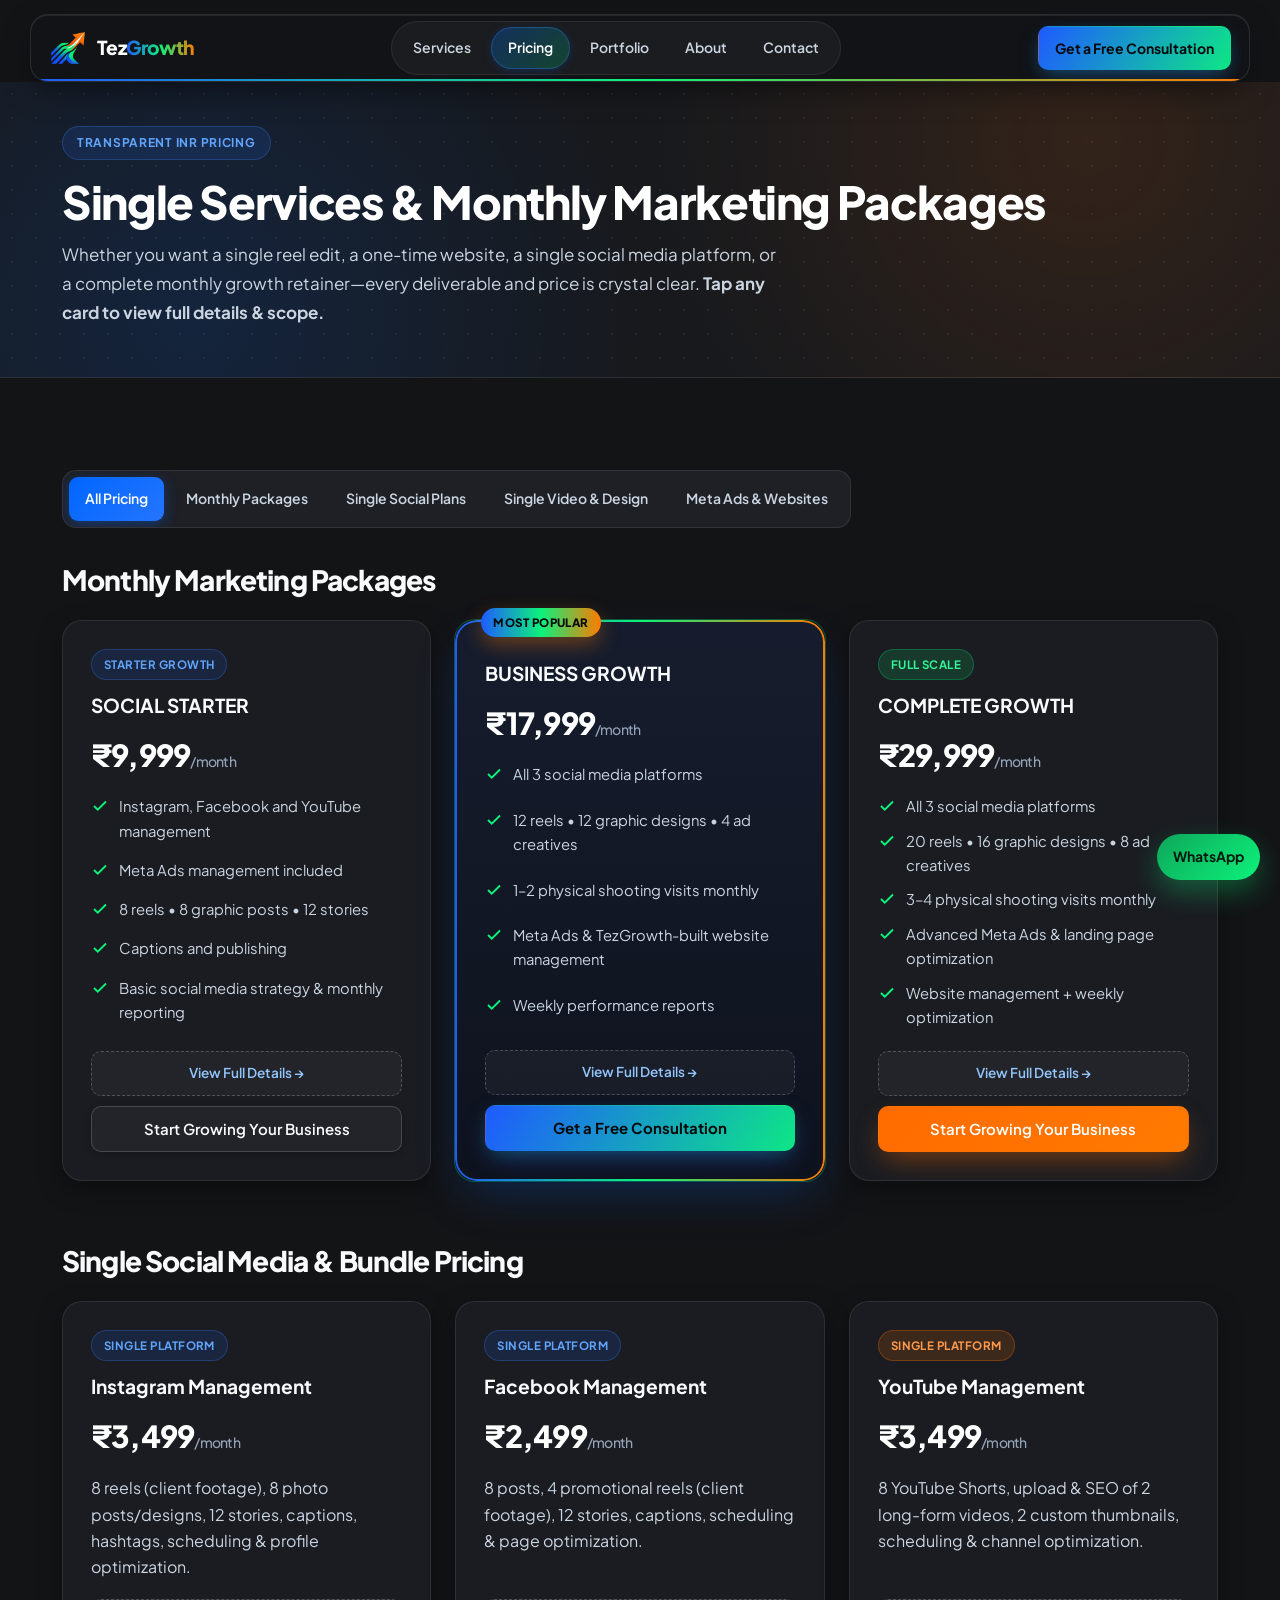
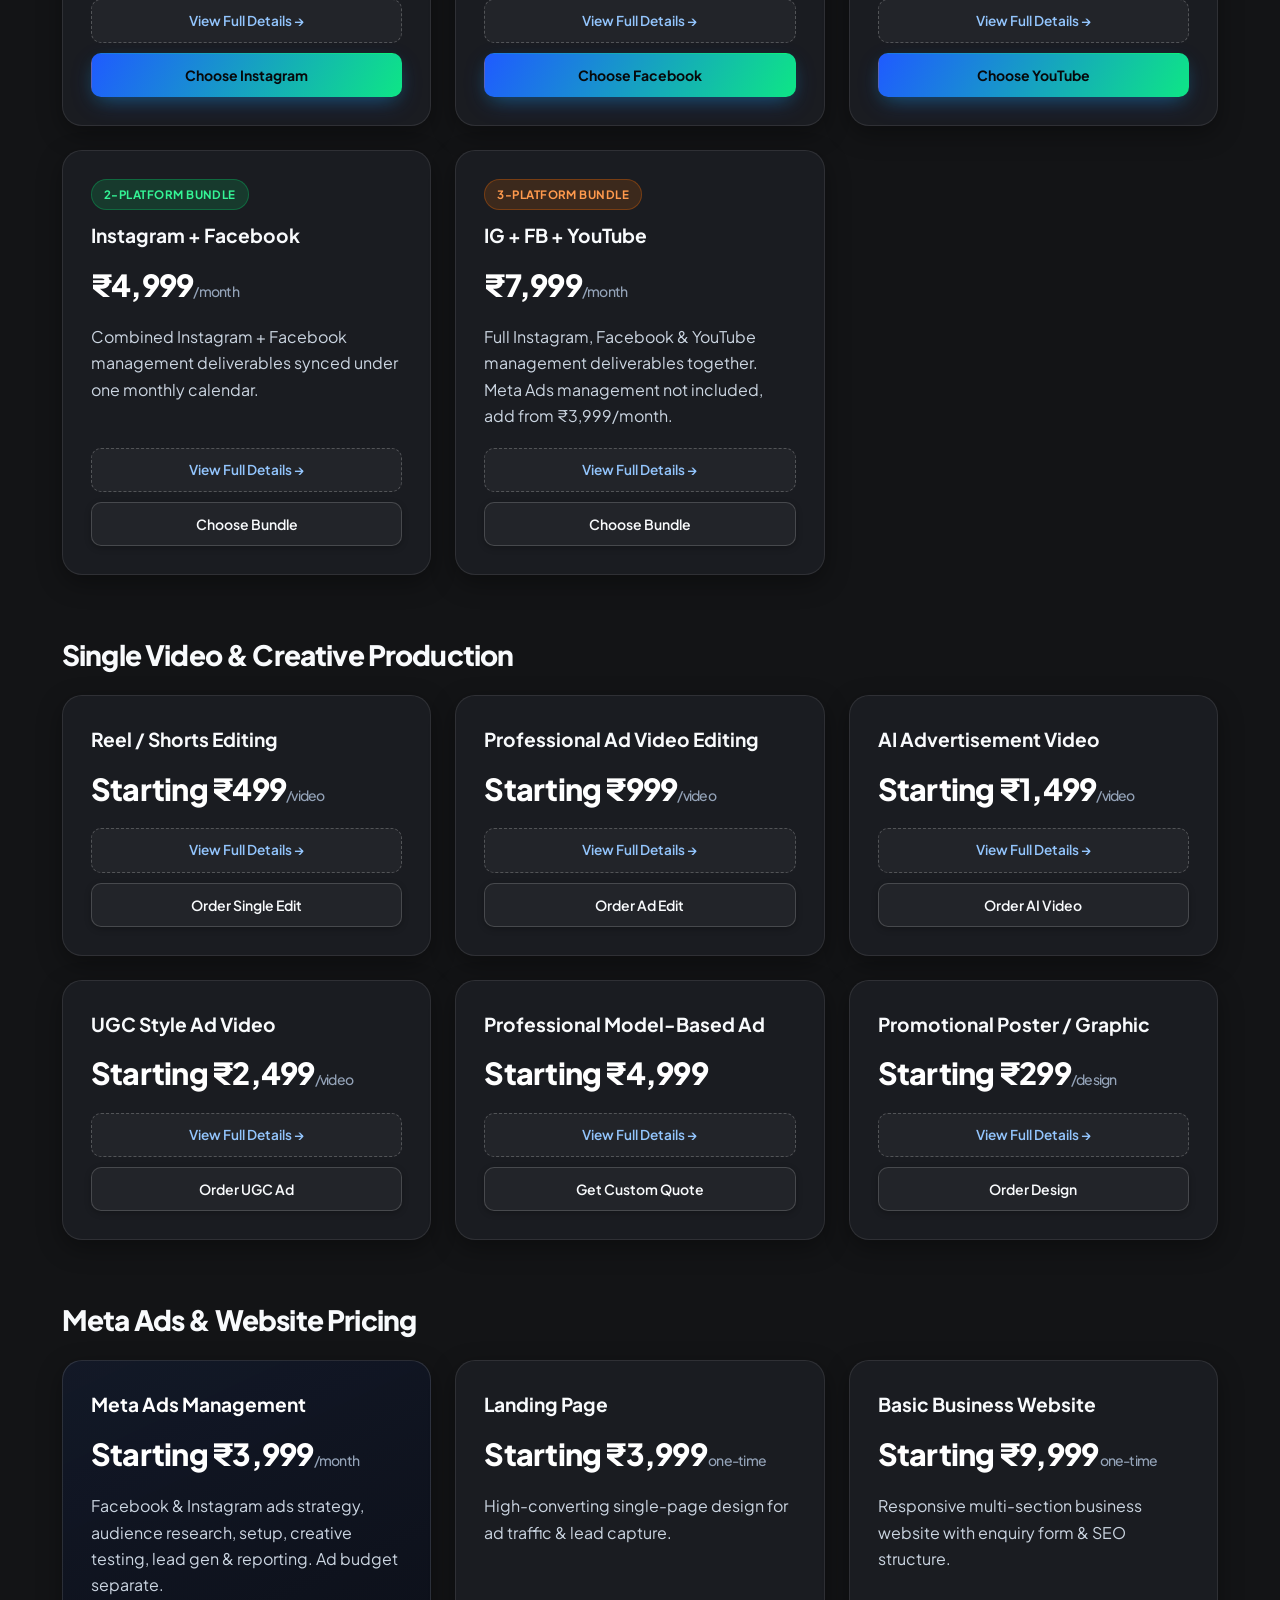
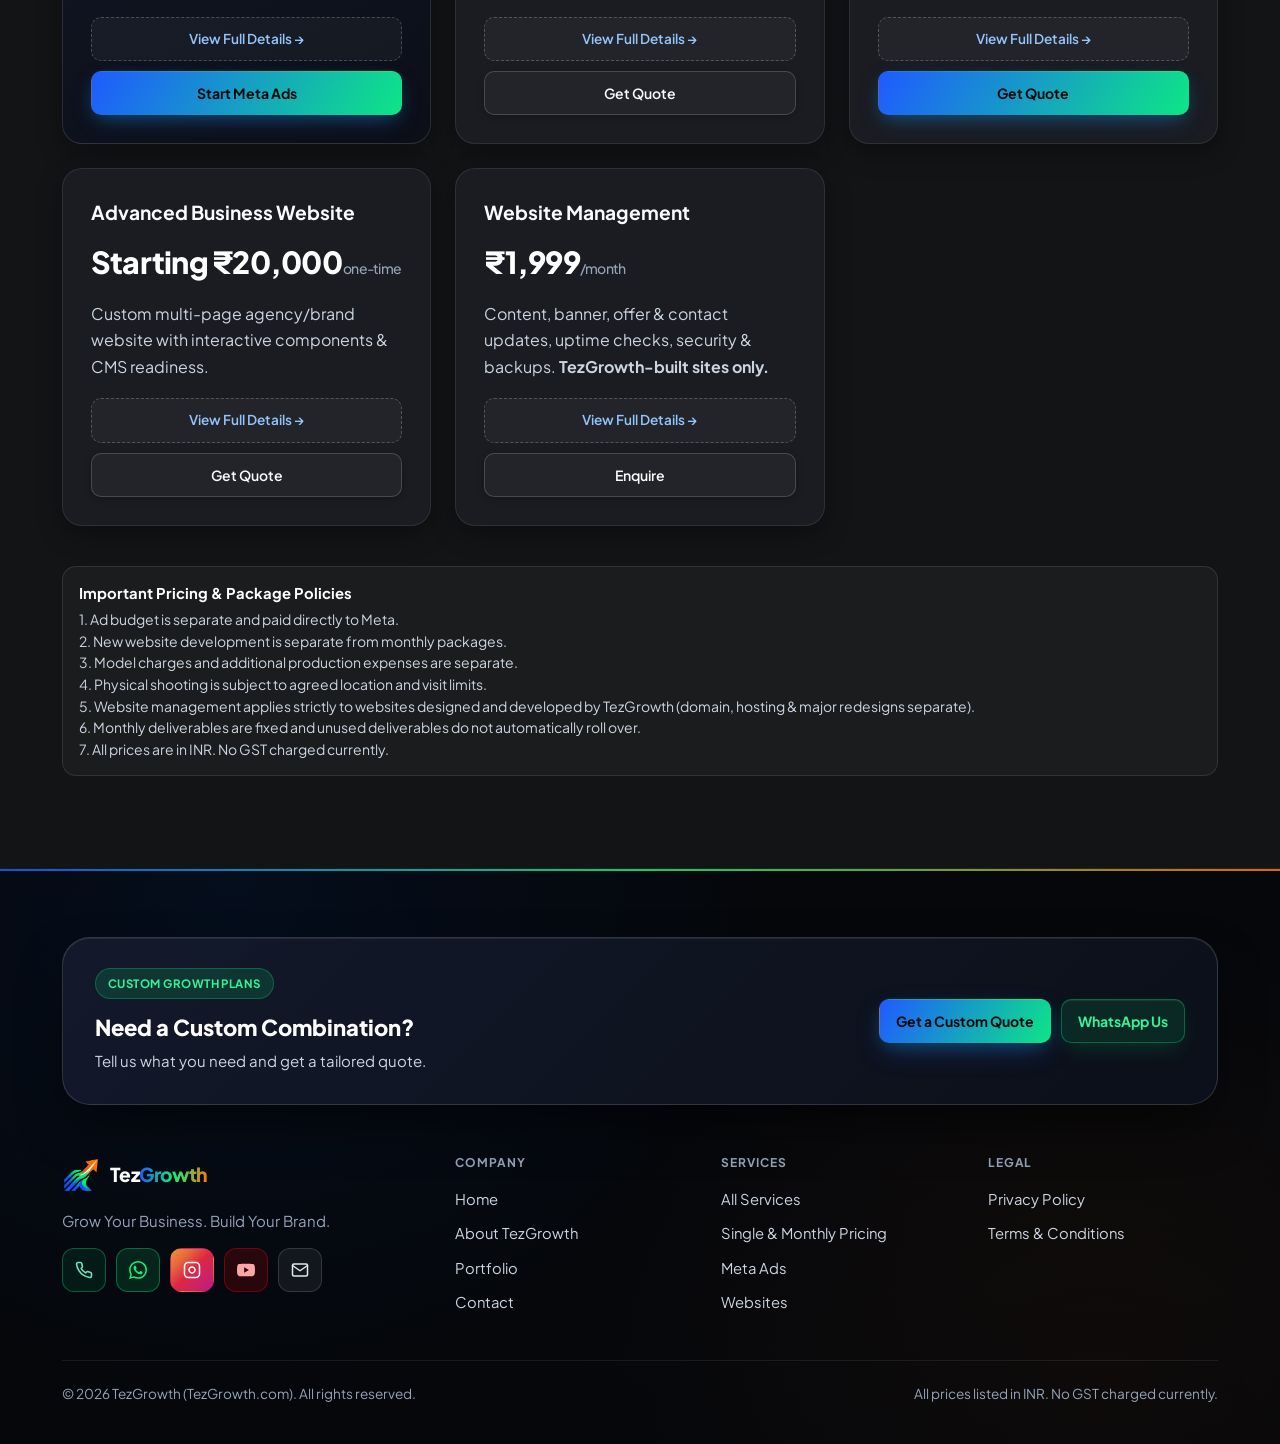
<file: pricing.html>
<!DOCTYPE html>
<html lang="en">
<head>
  <meta charset="UTF-8" />
  <meta name="viewport" content="width=device-width, initial-scale=1.0" />
  <title>Pricing — Single Services &amp; Monthly Packages | TezGrowth</title>
  <meta name="description" content="Transparent INR pricing for TezGrowth monthly marketing packages and single services: Social Media Management, Video & AI Ads, Meta Ads, and Website Design." />
  <meta property="og:type" content="website" />
  <meta property="og:title" content="Pricing — Single Services &amp; Monthly Packages | TezGrowth" />
  <meta property="og:description" content="Transparent INR pricing for TezGrowth monthly marketing packages and single services." />
  <meta property="og:image" content="https://tezgrowth.com/assets/og-image.jpg" />
  <meta property="og:image:width" content="1200" />
  <meta property="og:image:height" content="630" />
  <meta name="twitter:card" content="summary_large_image" />
  <meta name="twitter:image" content="https://tezgrowth.com/assets/og-image.jpg" />
  <link rel="preconnect" href="https://fonts.googleapis.com" />
  <link rel="preconnect" href="https://fonts.gstatic.com" crossorigin />
  <link href="https://fonts.googleapis.com/css2?family=Plus+Jakarta+Sans:wght@400;500;600;700;800&display=swap" rel="stylesheet" />
  <link rel="icon" type="image/png" sizes="32x32" href="assets/favicon-32x32.png" />
  <link rel="apple-touch-icon" sizes="180x180" href="assets/apple-touch-icon.png" />
  <link rel="stylesheet" href="css/styles.css" />
</head>
<body>
  <header class="site-header">
    <div class="header-glass">
      <a href="index.html" class="brand-logo"><img src="assets/tezgrowth-logo.png" alt="TezGrowth Logo" class="brand-logo-img" width="38" height="38" /><span>Tez<span class="brand-wordmark-accent">Growth</span></span></a>
      <nav class="nav-desktop" aria-label="Primary Navigation">
        <a href="services.html" class="nav-link">Services</a>
        <a href="pricing.html" class="nav-link is-active">Pricing</a>
        <a href="portfolio.html" class="nav-link">Portfolio</a>
        <a href="about.html" class="nav-link">About</a>
        <a href="contact.html" class="nav-link">Contact</a>
      </nav>
      <div class="header-actions"><a href="contact.html" class="btn btn--primary btn--sm">Get a Free Consultation</a></div>
      <button type="button" class="mobile-menu-btn" data-mobile-toggle aria-label="Toggle navigation menu" aria-expanded="false">
        <svg class="icon-menu" width="22" height="22" viewBox="0 0 24 24" fill="none" stroke="currentColor" stroke-width="2.2" stroke-linecap="round"><line x1="4" y1="7" x2="20" y2="7"/><line x1="4" y1="12" x2="20" y2="12"/><line x1="4" y1="17" x2="20" y2="17"/></svg>
        <svg class="icon-close" width="22" height="22" viewBox="0 0 24 24" fill="none" stroke="currentColor" stroke-width="2.2" stroke-linecap="round"><line x1="18" y1="6" x2="6" y2="18"/><line x1="6" y1="6" x2="18" y2="18"/></svg>
      </button>
    </div>
  </header>

  <div class="mobile-backdrop" data-mobile-backdrop></div>
  <nav class="mobile-drawer" data-mobile-drawer aria-label="Mobile Navigation" aria-hidden="true">
    <div class="mobile-drawer-header">
      <a href="index.html" class="brand-logo" aria-label="TezGrowth Home">
        <img src="assets/tezgrowth-logo.png" alt="TezGrowth Logo" class="brand-logo-img" width="38" height="38" />
        <span>Tez<span class="brand-wordmark-accent">Growth</span></span>
      </a>
      <button type="button" class="mobile-drawer-close" data-mobile-close aria-label="Close navigation menu">
        <svg width="20" height="20" viewBox="0 0 24 24" fill="none" stroke="currentColor" stroke-width="2.2" stroke-linecap="round"><line x1="18" y1="6" x2="6" y2="18"/><line x1="6" y1="6" x2="18" y2="18"/></svg>
      </button>
    </div>
    <a href="index.html" class="nav-link">Home</a>
    <a href="services.html" class="nav-link">Services &amp; Deliverables</a>
    <a href="pricing.html" class="nav-link is-active">Pricing (Single &amp; Monthly)</a>
    <a href="portfolio.html" class="nav-link">Portfolio</a>
    <a href="about.html" class="nav-link">About TezGrowth</a>
    <a href="contact.html" class="nav-link">Contact</a>
    <div class="mobile-drawer-cta">
      <a href="contact.html" class="btn btn--gradient btn--block">Get a Free Consultation</a>
      <a href="https://wa.me/918630027341?text=Hi%20TezGrowth%2C%20I%20want%20to%20know%20more%20about%20your%20services" data-whatsapp-link target="_blank" rel="noopener noreferrer" class="btn btn--whatsapp-glass btn--block">
        <svg width="17" height="17" viewBox="0 0 24 24" fill="currentColor" aria-hidden="true"><path d="M20.52 3.48A11.86 11.86 0 0 0 12.06 0C5.49 0 .16 5.33.16 11.9c0 2.1.55 4.15 1.6 5.96L0 24l6.31-1.65a11.88 11.88 0 0 0 5.75 1.47h.01c6.57 0 11.9-5.33 11.9-11.9 0-3.18-1.24-6.17-3.45-8.44zM12.07 21.81h-.01a9.87 9.87 0 0 1-5.03-1.38l-.36-.21-3.74.98 1-3.65-.24-.37a9.86 9.86 0 0 1-1.52-5.28c0-5.45 4.44-9.89 9.9-9.89 2.64 0 5.12 1.03 6.99 2.9a9.83 9.83 0 0 1 2.9 7c0 5.45-4.44 9.9-9.89 9.9zm5.42-7.4c-.3-.15-1.76-.87-2.03-.97-.27-.1-.47-.15-.67.15-.2.3-.77.97-.94 1.17-.17.2-.35.22-.65.07-.3-.15-1.25-.46-2.39-1.47-.88-.79-1.48-1.76-1.65-2.06-.17-.3-.02-.46.13-.61.13-.13.3-.35.45-.52.15-.17.2-.3.3-.5.1-.2.05-.37-.02-.52-.07-.15-.67-1.61-.92-2.21-.24-.58-.49-.5-.67-.51h-.57c-.2 0-.52.07-.8.37-.27.3-1.04 1.02-1.04 2.48s1.07 2.88 1.22 3.08c.15.2 2.1 3.21 5.08 4.5.71.31 1.26.49 1.69.63.71.23 1.36.2 1.87.12.57-.09 1.76-.72 2.01-1.41.25-.7.25-1.29.17-1.41-.07-.12-.27-.2-.57-.35z"/></svg>
        Enquire on WhatsApp
      </a>
    </div>
  </nav>

  <main>
    <section class="page-hero">
      <div class="container">
        <span class="eyebrow">Transparent INR Pricing</span>
        <h1>Single Services &amp; Monthly Marketing Packages</h1>
        <p class="section-subtitle" style="max-width: 720px;">
          Whether you want a single reel edit, a one-time website, a single social media platform, or a complete monthly growth retainer—every deliverable and price is crystal clear. <strong>Tap any card to view full details &amp; scope.</strong>
        </p>
      </div>
    </section>

    <section class="section">
      <div class="container">
        <!-- Interactive Tab Switcher -->
        <div class="pricing-tabs" role="tablist" aria-label="Pricing categories">
          <button type="button" class="pricing-tab-btn is-active" role="tab" aria-selected="true" data-pricing-tab="all">All Pricing</button>
          <button type="button" class="pricing-tab-btn" role="tab" aria-selected="false" data-pricing-tab="monthly">Monthly Packages</button>
          <button type="button" class="pricing-tab-btn" role="tab" aria-selected="false" data-pricing-tab="single-social">Single Social Plans</button>
          <button type="button" class="pricing-tab-btn" role="tab" aria-selected="false" data-pricing-tab="single-creative">Single Video &amp; Design</button>
          <button type="button" class="pricing-tab-btn" role="tab" aria-selected="false" data-pricing-tab="ads-web">Meta Ads &amp; Websites</button>
        </div>

        <!-- Panel 1: Monthly Marketing Packages -->
        <div data-pricing-panel="all" style="display: grid; gap: 64px;">
          <div>
            <h2 class="section-title" style="font-size: 1.75rem; margin-bottom: 24px;">Monthly Marketing Packages</h2>
            <div class="grid grid--3">
              <article class="card" data-pricing-card="social-starter">
                <span class="badge badge--blue" style="align-self: flex-start; margin-bottom: 10px;">Starter Growth</span>
                <h3 class="card-title">SOCIAL STARTER</h3>
                <div class="card-price">₹9,999<span>/month</span></div>
                <ul class="check-list">
                  <li><svg class="check-icon" viewBox="0 0 24 24" fill="none" stroke="currentColor" stroke-width="2.5"><polyline points="20 6 9 17 4 12"/></svg>Instagram, Facebook and YouTube management</li>
                  <li><svg class="check-icon" viewBox="0 0 24 24" fill="none" stroke="currentColor" stroke-width="2.5"><polyline points="20 6 9 17 4 12"/></svg>Meta Ads management included</li>
                  <li><svg class="check-icon" viewBox="0 0 24 24" fill="none" stroke="currentColor" stroke-width="2.5"><polyline points="20 6 9 17 4 12"/></svg>8 reels &bull; 8 graphic posts &bull; 12 stories</li>
                  <li><svg class="check-icon" viewBox="0 0 24 24" fill="none" stroke="currentColor" stroke-width="2.5"><polyline points="20 6 9 17 4 12"/></svg>Captions and publishing</li>
                  <li><svg class="check-icon" viewBox="0 0 24 24" fill="none" stroke="currentColor" stroke-width="2.5"><polyline points="20 6 9 17 4 12"/></svg>Basic social media strategy &amp; monthly reporting</li>
                </ul>
                <div class="pricing-card-actions">
                  <button type="button" class="pricing-details-btn" data-pricing-trigger="social-starter">View Full Details &rarr;</button>
                  <a href="contact.html?service=SOCIAL%20STARTER%20(%E2%82%B99%2C999%2Fmo)" class="btn btn--outline btn--block">Start Growing Your Business</a>
                </div>
              </article>

              <article class="card card--featured" data-pricing-card="business-growth">
                <span class="badge badge--popular">MOST POPULAR</span>
                <h3 class="card-title" style="margin-top: 8px;">BUSINESS GROWTH</h3>
                <div class="card-price">₹17,999<span>/month</span></div>
                <ul class="check-list">
                  <li><svg class="check-icon" viewBox="0 0 24 24" fill="none" stroke="currentColor" stroke-width="2.5"><polyline points="20 6 9 17 4 12"/></svg>All 3 social media platforms</li>
                  <li><svg class="check-icon" viewBox="0 0 24 24" fill="none" stroke="currentColor" stroke-width="2.5"><polyline points="20 6 9 17 4 12"/></svg>12 reels &bull; 12 graphic designs &bull; 4 ad creatives</li>
                  <li><svg class="check-icon" viewBox="0 0 24 24" fill="none" stroke="currentColor" stroke-width="2.5"><polyline points="20 6 9 17 4 12"/></svg>1–2 physical shooting visits monthly</li>
                  <li><svg class="check-icon" viewBox="0 0 24 24" fill="none" stroke="currentColor" stroke-width="2.5"><polyline points="20 6 9 17 4 12"/></svg>Meta Ads &amp; TezGrowth-built website management</li>
                  <li><svg class="check-icon" viewBox="0 0 24 24" fill="none" stroke="currentColor" stroke-width="2.5"><polyline points="20 6 9 17 4 12"/></svg>Weekly performance reports</li>
                </ul>
                <div class="pricing-card-actions">
                  <button type="button" class="pricing-details-btn" data-pricing-trigger="business-growth">View Full Details &rarr;</button>
                  <a href="contact.html?service=BUSINESS%20GROWTH%20(%E2%82%B917%2C999%2Fmo)" class="btn btn--gradient btn--block">Get a Free Consultation</a>
                </div>
              </article>

              <article class="card" data-pricing-card="complete-growth">
                <span class="badge badge--green" style="align-self: flex-start; margin-bottom: 10px;">Full Scale</span>
                <h3 class="card-title">COMPLETE GROWTH</h3>
                <div class="card-price">₹29,999<span>/month</span></div>
                <ul class="check-list">
                  <li><svg class="check-icon" viewBox="0 0 24 24" fill="none" stroke="currentColor" stroke-width="2.5"><polyline points="20 6 9 17 4 12"/></svg>All 3 social media platforms</li>
                  <li><svg class="check-icon" viewBox="0 0 24 24" fill="none" stroke="currentColor" stroke-width="2.5"><polyline points="20 6 9 17 4 12"/></svg>20 reels &bull; 16 graphic designs &bull; 8 ad creatives</li>
                  <li><svg class="check-icon" viewBox="0 0 24 24" fill="none" stroke="currentColor" stroke-width="2.5"><polyline points="20 6 9 17 4 12"/></svg>3–4 physical shooting visits monthly</li>
                  <li><svg class="check-icon" viewBox="0 0 24 24" fill="none" stroke="currentColor" stroke-width="2.5"><polyline points="20 6 9 17 4 12"/></svg>Advanced Meta Ads &amp; landing page optimization</li>
                  <li><svg class="check-icon" viewBox="0 0 24 24" fill="none" stroke="currentColor" stroke-width="2.5"><polyline points="20 6 9 17 4 12"/></svg>Website management + weekly optimization</li>
                </ul>
                <div class="pricing-card-actions">
                  <button type="button" class="pricing-details-btn" data-pricing-trigger="complete-growth">View Full Details &rarr;</button>
                  <a href="contact.html?service=COMPLETE%20GROWTH%20(%E2%82%B929%2C999%2Fmo)" class="btn btn--purple btn--block">Start Growing Your Business</a>
                </div>
              </article>
            </div>
          </div>

          <!-- Single Social Plans -->
          <div id="single-services">
            <h2 class="section-title" style="font-size: 1.75rem; margin-bottom: 24px;">Single Social Media &amp; Bundle Pricing</h2>
            <div class="grid grid--3">
              <article class="card" data-pricing-card="instagram-management">
                <span class="badge badge--blue" style="align-self: flex-start; margin-bottom: 10px;">Single Platform</span>
                <h3 class="card-title">Instagram Management</h3>
                <div class="card-price">₹3,499<span>/month</span></div>
                <p style="color: var(--text-secondary); margin-bottom: 18px; flex: 1;">8 reels (client footage), 8 photo posts/designs, 12 stories, captions, hashtags, scheduling &amp; profile optimization.</p>
                <div class="pricing-card-actions">
                  <button type="button" class="pricing-details-btn" data-pricing-trigger="instagram-management">View Full Details &rarr;</button>
                  <a href="contact.html?service=Instagram%20Management" class="btn btn--primary btn--sm btn--block">Choose Instagram</a>
                </div>
              </article>
              <article class="card" data-pricing-card="facebook-management">
                <span class="badge badge--blue" style="align-self: flex-start; margin-bottom: 10px;">Single Platform</span>
                <h3 class="card-title">Facebook Management</h3>
                <div class="card-price">₹2,499<span>/month</span></div>
                <p style="color: var(--text-secondary); margin-bottom: 18px; flex: 1;">8 posts, 4 promotional reels (client footage), 12 stories, captions, scheduling &amp; page optimization.</p>
                <div class="pricing-card-actions">
                  <button type="button" class="pricing-details-btn" data-pricing-trigger="facebook-management">View Full Details &rarr;</button>
                  <a href="contact.html?service=Facebook%20Management" class="btn btn--primary btn--sm btn--block">Choose Facebook</a>
                </div>
              </article>
              <article class="card" data-pricing-card="youtube-management">
                <span class="badge badge--orange" style="align-self: flex-start; margin-bottom: 10px;">Single Platform</span>
                <h3 class="card-title">YouTube Management</h3>
                <div class="card-price">₹3,499<span>/month</span></div>
                <p style="color: var(--text-secondary); margin-bottom: 18px; flex: 1;">8 YouTube Shorts, upload &amp; SEO of 2 long-form videos, 2 custom thumbnails, scheduling &amp; channel optimization.</p>
                <div class="pricing-card-actions">
                  <button type="button" class="pricing-details-btn" data-pricing-trigger="youtube-management">View Full Details &rarr;</button>
                  <a href="contact.html?service=YouTube%20Management" class="btn btn--primary btn--sm btn--block">Choose YouTube</a>
                </div>
              </article>
              <article class="card" data-pricing-card="ig-fb-bundle">
                <span class="badge badge--green" style="align-self: flex-start; margin-bottom: 10px;">2-Platform Bundle</span>
                <h3 class="card-title">Instagram + Facebook</h3>
                <div class="card-price">₹4,999<span>/month</span></div>
                <p style="color: var(--text-secondary); margin-bottom: 18px; flex: 1;">Combined Instagram + Facebook management deliverables synced under one monthly calendar.</p>
                <div class="pricing-card-actions">
                  <button type="button" class="pricing-details-btn" data-pricing-trigger="ig-fb-bundle">View Full Details &rarr;</button>
                  <a href="contact.html?service=Instagram%20%2B%20Facebook%20Bundle" class="btn btn--outline btn--sm btn--block">Choose Bundle</a>
                </div>
              </article>
              <article class="card" data-pricing-card="ig-fb-yt-bundle">
                <span class="badge badge--orange" style="align-self: flex-start; margin-bottom: 10px;">3-Platform Bundle</span>
                <h3 class="card-title">IG + FB + YouTube</h3>
                <div class="card-price">₹7,999<span>/month</span></div>
                <p style="color: var(--text-secondary); margin-bottom: 18px; flex: 1;">Full Instagram, Facebook &amp; YouTube management deliverables together. Meta Ads management not included, add from ₹3,999/month.</p>
                <div class="pricing-card-actions">
                  <button type="button" class="pricing-details-btn" data-pricing-trigger="ig-fb-yt-bundle">View Full Details &rarr;</button>
                  <a href="contact.html?service=Instagram%20%2B%20Facebook%20%2B%20YouTube%20Bundle" class="btn btn--outline btn--sm btn--block">Choose Bundle</a>
                </div>
              </article>
            </div>
          </div>

          <!-- Single Video & Creative Production -->
          <div>
            <h2 class="section-title" style="font-size: 1.75rem; margin-bottom: 24px;">Single Video &amp; Creative Production</h2>
            <div class="grid grid--3">
              <article class="card" data-pricing-card="reel-editing">
                <h3 class="card-title">Reel / Shorts Editing</h3>
                <div class="card-price">Starting ₹499<span>/video</span></div>
                <div class="pricing-card-actions">
                  <button type="button" class="pricing-details-btn" data-pricing-trigger="reel-editing">View Full Details &rarr;</button>
                  <a href="contact.html?service=Reel%20%2F%20Shorts%20Editing" class="btn btn--outline btn--sm btn--block">Order Single Edit</a>
                </div>
              </article>
              <article class="card" data-pricing-card="ad-video-editing">
                <h3 class="card-title">Professional Ad Video Editing</h3>
                <div class="card-price">Starting ₹999<span>/video</span></div>
                <div class="pricing-card-actions">
                  <button type="button" class="pricing-details-btn" data-pricing-trigger="ad-video-editing">View Full Details &rarr;</button>
                  <a href="contact.html?service=Professional%20Ad%20Video%20Editing" class="btn btn--outline btn--sm btn--block">Order Ad Edit</a>
                </div>
              </article>
              <article class="card" data-pricing-card="ai-ad-video">
                <h3 class="card-title">AI Advertisement Video</h3>
                <div class="card-price">Starting ₹1,499<span>/video</span></div>
                <div class="pricing-card-actions">
                  <button type="button" class="pricing-details-btn" data-pricing-trigger="ai-ad-video">View Full Details &rarr;</button>
                  <a href="contact.html?service=AI%20Advertisement%20Video" class="btn btn--outline btn--sm btn--block">Order AI Video</a>
                </div>
              </article>
              <article class="card" data-pricing-card="ugc-ad-video">
                <h3 class="card-title">UGC Style Ad Video</h3>
                <div class="card-price">Starting ₹2,499<span>/video</span></div>
                <div class="pricing-card-actions">
                  <button type="button" class="pricing-details-btn" data-pricing-trigger="ugc-ad-video">View Full Details &rarr;</button>
                  <a href="contact.html?service=UGC%20Style%20Ad%20Video" class="btn btn--outline btn--sm btn--block">Order UGC Ad</a>
                </div>
              </article>
              <article class="card" data-pricing-card="model-based-ad">
                <h3 class="card-title">Professional Model-Based Ad</h3>
                <div class="card-price">Starting ₹4,999<span></span></div>
                <div class="pricing-card-actions">
                  <button type="button" class="pricing-details-btn" data-pricing-trigger="model-based-ad">View Full Details &rarr;</button>
                  <a href="contact.html?service=Professional%20Model-Based%20Ad" class="btn btn--outline btn--sm btn--block">Get Custom Quote</a>
                </div>
              </article>
              <article class="card" data-pricing-card="poster-design">
                <h3 class="card-title">Promotional Poster / Graphic</h3>
                <div class="card-price">Starting ₹299<span>/design</span></div>
                <div class="pricing-card-actions">
                  <button type="button" class="pricing-details-btn" data-pricing-trigger="poster-design">View Full Details &rarr;</button>
                  <a href="contact.html?service=Promotional%20Poster%20%2F%20Graphic%20Design" class="btn btn--outline btn--sm btn--block">Order Design</a>
                </div>
              </article>
            </div>
          </div>

          <!-- Meta Ads & Website Pricing -->
          <div>
            <h2 class="section-title" style="font-size: 1.75rem; margin-bottom: 24px;">Meta Ads &amp; Website Pricing</h2>
            <div class="grid grid--3">
              <article class="card card--navy" data-pricing-card="meta-ads-management">
                <h3 class="card-title">Meta Ads Management</h3>
                <div class="card-price">Starting ₹3,999<span>/month</span></div>
                <p style="color: #cbd5e1; margin-bottom: 18px; flex: 1;">Facebook &amp; Instagram ads strategy, audience research, setup, creative testing, lead gen &amp; reporting. Ad budget separate.</p>
                <div class="pricing-card-actions">
                  <button type="button" class="pricing-details-btn" data-pricing-trigger="meta-ads-management">View Full Details &rarr;</button>
                  <a href="contact.html?service=Meta%20Ads%20Management" class="btn btn--primary btn--sm btn--block">Start Meta Ads</a>
                </div>
              </article>
              <article class="card" data-pricing-card="landing-page">
                <h3 class="card-title">Landing Page</h3>
                <div class="card-price">Starting ₹3,999<span> one-time</span></div>
                <p style="color: var(--text-secondary); margin-bottom: 18px; flex: 1;">High-converting single-page design for ad traffic &amp; lead capture.</p>
                <div class="pricing-card-actions">
                  <button type="button" class="pricing-details-btn" data-pricing-trigger="landing-page">View Full Details &rarr;</button>
                  <a href="contact.html?service=Landing%20Page" class="btn btn--outline btn--sm btn--block">Get Quote</a>
                </div>
              </article>
              <article class="card" data-pricing-card="basic-website">
                <h3 class="card-title">Basic Business Website</h3>
                <div class="card-price">Starting ₹9,999<span> one-time</span></div>
                <p style="color: var(--text-secondary); margin-bottom: 18px; flex: 1;">Responsive multi-section business website with enquiry form &amp; SEO structure.</p>
                <div class="pricing-card-actions">
                  <button type="button" class="pricing-details-btn" data-pricing-trigger="basic-website">View Full Details &rarr;</button>
                  <a href="contact.html?service=Basic%20Business%20Website" class="btn btn--primary btn--sm btn--block">Get Quote</a>
                </div>
              </article>
              <article class="card" data-pricing-card="advanced-website">
                <h3 class="card-title">Advanced Business Website</h3>
                <div class="card-price">Starting ₹20,000<span> one-time</span></div>
                <p style="color: var(--text-secondary); margin-bottom: 18px; flex: 1;">Custom multi-page agency/brand website with interactive components &amp; CMS readiness.</p>
                <div class="pricing-card-actions">
                  <button type="button" class="pricing-details-btn" data-pricing-trigger="advanced-website">View Full Details &rarr;</button>
                  <a href="contact.html?service=Advanced%20Business%20Website" class="btn btn--outline btn--sm btn--block">Get Quote</a>
                </div>
              </article>
              <article class="card" data-pricing-card="website-management">
                <h3 class="card-title">Website Management</h3>
                <div class="card-price">₹1,999<span>/month</span></div>
                <p style="color: var(--text-secondary); margin-bottom: 18px; flex: 1;">Content, banner, offer &amp; contact updates, uptime checks, security &amp; backups. <strong>TezGrowth-built sites only.</strong></p>
                <div class="pricing-card-actions">
                  <button type="button" class="pricing-details-btn" data-pricing-trigger="website-management">View Full Details &rarr;</button>
                  <a href="contact.html?service=Website%20Management" class="btn btn--outline btn--sm btn--block">Enquire</a>
                </div>
              </article>
            </div>
          </div>
        </div>

        <!-- Filtered Tab Panels -->
        <div data-pricing-panel="monthly" hidden>
          <p style="margin-bottom: 20px; color: var(--text-secondary);">Showing Monthly Marketing Packages (tap any card for full details):</p>
          <div class="grid grid--3">
            <article class="card" data-pricing-card="social-starter">
              <h3 class="card-title">SOCIAL STARTER</h3>
              <div class="card-price">₹9,999<span>/month</span></div>
              <p style="color: var(--text-secondary); margin-bottom: 18px; flex: 1;">IG, FB &amp; YouTube, Meta Ads management included, 8 reels, 8 graphic posts, 12 stories, captions, basic strategy &amp; monthly report.</p>
              <div class="pricing-card-actions">
                <button type="button" class="pricing-details-btn" data-pricing-trigger="social-starter">View Full Details &rarr;</button>
                <a href="contact.html?service=SOCIAL%20STARTER%20(%E2%82%B99%2C999%2Fmo)" class="btn btn--outline btn--block">Choose Social Starter</a>
              </div>
            </article>
            <article class="card card--featured" data-pricing-card="business-growth">
              <span class="badge badge--popular">MOST POPULAR</span>
              <h3 class="card-title" style="margin-top: 8px;">BUSINESS GROWTH</h3>
              <div class="card-price">₹17,999<span>/month</span></div>
              <p style="color: var(--text-secondary); margin-bottom: 18px; flex: 1;">All 3 platforms, 12 reels, 12 graphics, 4 ad creatives, 1–2 shoot visits, Meta Ads, TezGrowth website management &amp; weekly reports.</p>
              <div class="pricing-card-actions">
                <button type="button" class="pricing-details-btn" data-pricing-trigger="business-growth">View Full Details &rarr;</button>
                <a href="contact.html?service=BUSINESS%20GROWTH%20(%E2%82%B917%2C999%2Fmo)" class="btn btn--gradient btn--block">Choose Business Growth</a>
              </div>
            </article>
            <article class="card" data-pricing-card="complete-growth">
              <h3 class="card-title">COMPLETE GROWTH</h3>
              <div class="card-price">₹29,999<span>/month</span></div>
              <p style="color: var(--text-secondary); margin-bottom: 18px; flex: 1;">All 3 platforms, 20 reels, 16 graphics, 8 ad creatives, 3–4 shoot visits, advanced Meta Ads, website &amp; landing page optimization.</p>
              <div class="pricing-card-actions">
                <button type="button" class="pricing-details-btn" data-pricing-trigger="complete-growth">View Full Details &rarr;</button>
                <a href="contact.html?service=COMPLETE%20GROWTH%20(%E2%82%B929%2C999%2Fmo)" class="btn btn--purple btn--block">Choose Complete Growth</a>
              </div>
            </article>
          </div>
        </div>

        <div data-pricing-panel="single-social" hidden>
          <div class="grid grid--3">
            <article class="card" data-pricing-card="instagram-management"><h3 class="card-title">Instagram Management</h3><div class="card-price">₹3,499<span>/mo</span></div><div class="pricing-card-actions"><button type="button" class="pricing-details-btn" data-pricing-trigger="instagram-management">View Full Details &rarr;</button><a href="contact.html?service=Instagram%20Management" class="btn btn--primary btn--sm btn--block">Select</a></div></article>
            <article class="card" data-pricing-card="facebook-management"><h3 class="card-title">Facebook Management</h3><div class="card-price">₹2,499<span>/mo</span></div><div class="pricing-card-actions"><button type="button" class="pricing-details-btn" data-pricing-trigger="facebook-management">View Full Details &rarr;</button><a href="contact.html?service=Facebook%20Management" class="btn btn--primary btn--sm btn--block">Select</a></div></article>
            <article class="card" data-pricing-card="youtube-management"><h3 class="card-title">YouTube Management</h3><div class="card-price">₹3,499<span>/mo</span></div><div class="pricing-card-actions"><button type="button" class="pricing-details-btn" data-pricing-trigger="youtube-management">View Full Details &rarr;</button><a href="contact.html?service=YouTube%20Management" class="btn btn--primary btn--sm btn--block">Select</a></div></article>
            <article class="card" data-pricing-card="ig-fb-bundle"><h3 class="card-title">Instagram + Facebook</h3><div class="card-price">₹4,999<span>/mo</span></div><div class="pricing-card-actions"><button type="button" class="pricing-details-btn" data-pricing-trigger="ig-fb-bundle">View Full Details &rarr;</button><a href="contact.html?service=Instagram%20%2B%20Facebook%20Bundle" class="btn btn--outline btn--sm btn--block">Select</a></div></article>
            <article class="card" data-pricing-card="ig-fb-yt-bundle"><h3 class="card-title">IG + FB + YouTube</h3><div class="card-price">₹7,999<span>/mo</span></div><div class="pricing-card-actions"><button type="button" class="pricing-details-btn" data-pricing-trigger="ig-fb-yt-bundle">View Full Details &rarr;</button><a href="contact.html?service=Instagram%20%2B%20Facebook%20%2B%20YouTube%20Bundle" class="btn btn--outline btn--sm btn--block">Select</a></div></article>
          </div>
        </div>

        <div data-pricing-panel="single-creative" hidden>
          <div class="grid grid--3">
            <article class="card" data-pricing-card="reel-editing"><h3 class="card-title">Reel / Shorts Editing</h3><div class="card-price">Starting ₹499<span>/video</span></div><div class="pricing-card-actions"><button type="button" class="pricing-details-btn" data-pricing-trigger="reel-editing">View Full Details &rarr;</button><a href="contact.html?service=Reel%20%2F%20Shorts%20Editing" class="btn btn--outline btn--sm btn--block">Order</a></div></article>
            <article class="card" data-pricing-card="ad-video-editing"><h3 class="card-title">Professional Ad Video Editing</h3><div class="card-price">Starting ₹999<span>/video</span></div><div class="pricing-card-actions"><button type="button" class="pricing-details-btn" data-pricing-trigger="ad-video-editing">View Full Details &rarr;</button><a href="contact.html?service=Professional%20Ad%20Video%20Editing" class="btn btn--outline btn--sm btn--block">Order</a></div></article>
            <article class="card" data-pricing-card="ai-ad-video"><h3 class="card-title">AI Advertisement Video</h3><div class="card-price">Starting ₹1,499<span>/video</span></div><div class="pricing-card-actions"><button type="button" class="pricing-details-btn" data-pricing-trigger="ai-ad-video">View Full Details &rarr;</button><a href="contact.html?service=AI%20Advertisement%20Video" class="btn btn--outline btn--sm btn--block">Order</a></div></article>
            <article class="card" data-pricing-card="ugc-ad-video"><h3 class="card-title">UGC Style Ad Video</h3><div class="card-price">Starting ₹2,499<span>/video</span></div><div class="pricing-card-actions"><button type="button" class="pricing-details-btn" data-pricing-trigger="ugc-ad-video">View Full Details &rarr;</button><a href="contact.html?service=UGC%20Style%20Ad%20Video" class="btn btn--outline btn--sm btn--block">Order</a></div></article>
            <article class="card" data-pricing-card="model-based-ad"><h3 class="card-title">Professional Model-Based Ad</h3><div class="card-price">Starting ₹4,999<span></span></div><div class="pricing-card-actions"><button type="button" class="pricing-details-btn" data-pricing-trigger="model-based-ad">View Full Details &rarr;</button><a href="contact.html?service=Professional%20Model-Based%20Ad" class="btn btn--outline btn--sm btn--block">Order</a></div></article>
            <article class="card" data-pricing-card="poster-design"><h3 class="card-title">Promotional Poster / Graphic</h3><div class="card-price">Starting ₹299<span>/design</span></div><div class="pricing-card-actions"><button type="button" class="pricing-details-btn" data-pricing-trigger="poster-design">View Full Details &rarr;</button><a href="contact.html?service=Promotional%20Poster%20%2F%20Graphic%20Design" class="btn btn--outline btn--sm btn--block">Order</a></div></article>
          </div>
        </div>

        <div data-pricing-panel="ads-web" hidden>
          <div class="grid grid--3">
            <article class="card card--navy" data-pricing-card="meta-ads-management"><h3 class="card-title">Meta Ads Management</h3><div class="card-price">Starting ₹3,999<span>/mo</span></div><div class="pricing-card-actions"><button type="button" class="pricing-details-btn" data-pricing-trigger="meta-ads-management">View Full Details &rarr;</button><a href="contact.html?service=Meta%20Ads%20Management" class="btn btn--primary btn--sm btn--block">Select</a></div></article>
            <article class="card" data-pricing-card="landing-page"><h3 class="card-title">Landing Page</h3><div class="card-price">Starting ₹3,999<span> one-time</span></div><div class="pricing-card-actions"><button type="button" class="pricing-details-btn" data-pricing-trigger="landing-page">View Full Details &rarr;</button><a href="contact.html?service=Landing%20Page" class="btn btn--outline btn--sm btn--block">Select</a></div></article>
            <article class="card" data-pricing-card="basic-website"><h3 class="card-title">Basic Business Website</h3><div class="card-price">Starting ₹9,999<span> one-time</span></div><div class="pricing-card-actions"><button type="button" class="pricing-details-btn" data-pricing-trigger="basic-website">View Full Details &rarr;</button><a href="contact.html?service=Basic%20Business%20Website" class="btn btn--primary btn--sm btn--block">Select</a></div></article>
            <article class="card" data-pricing-card="advanced-website"><h3 class="card-title">Advanced Business Website</h3><div class="card-price">Starting ₹20,000<span> one-time</span></div><div class="pricing-card-actions"><button type="button" class="pricing-details-btn" data-pricing-trigger="advanced-website">View Full Details &rarr;</button><a href="contact.html?service=Advanced%20Business%20Website" class="btn btn--outline btn--sm btn--block">Select</a></div></article>
            <article class="card" data-pricing-card="website-management"><h3 class="card-title">Website Management</h3><div class="card-price">₹1,999<span>/mo</span></div><div class="pricing-card-actions"><button type="button" class="pricing-details-btn" data-pricing-trigger="website-management">View Full Details &rarr;</button><a href="contact.html?service=Website%20Management" class="btn btn--outline btn--sm btn--block">Select</a></div></article>
          </div>
        </div>

        <div class="notice-box" style="margin-top: 40px;">
          <div class="notice-title">Important Pricing &amp; Package Policies</div>
          <p class="notice-text">
            1. Ad budget is separate and paid directly to Meta.<br />
            2. New website development is separate from monthly packages.<br />
            3. Model charges and additional production expenses are separate.<br />
            4. Physical shooting is subject to agreed location and visit limits.<br />
            5. Website management applies strictly to websites designed and developed by TezGrowth (domain, hosting &amp; major redesigns separate).<br />
            6. Monthly deliverables are fixed and unused deliverables do not automatically roll over.<br />
            7. All prices are in INR. No GST charged currently.
          </p>
        </div>
      </div>
    </section>
  </main>

  <footer class="site-footer">
    <video class="footer-bg-video" autoplay muted loop playsinline preload="auto" aria-hidden="true">
      <source src="https://res.cloudinary.com/gtgfijyi/video/upload/v1795756574/videoplayback.mp4" type="video/mp4" />
    </video>
    <div class="container">
      <div class="footer-cta-banner">
        <div>
          <span class="badge badge--green" style="margin-bottom: 10px;">Custom Growth Plans</span>
          <h2 style="color: #ffffff; font-size: 1.375rem; font-weight: 800; margin-bottom: 4px;">Need a Custom Combination?</h2>
          <p style="color: #cbd5e1; font-size: 0.9375rem;">Tell us what you need and get a tailored quote.</p>
        </div>
        <div style="display: flex; flex-wrap: wrap; gap: 12px;">
          <a href="contact.html" class="btn btn--gradient btn--sm">Get a Custom Quote</a>
          <a href="https://wa.me/918630027341?text=Hi%20TezGrowth%2C%20I%20want%20to%20know%20more%20about%20your%20services" data-whatsapp-link target="_blank" rel="noopener noreferrer" class="btn btn--whatsapp-glass btn--sm">WhatsApp Us</a>
        </div>
      </div>
      <div class="footer-grid">
        <div>
          <a href="index.html" class="brand-logo" style="color: #ffffff; margin-bottom: 12px;"><img src="assets/tezgrowth-logo.png" alt="TezGrowth Logo" class="brand-logo-img" width="38" height="38" loading="lazy" /><span>Tez<span class="brand-wordmark-accent">Growth</span></span></a>
          <p style="font-size: 0.9375rem; color: #94a3b8; margin-bottom: 4px;">Grow Your Business. Build Your Brand.</p>
          <div class="footer-icon-row" aria-label="Direct Contact &amp; Social Links">
            <a href="tel:+918630027341" class="footer-icon-btn footer-icon-btn--call" aria-label="Direct / Urgent Call: +91 86300 27341" title="Direct / Urgent Call: +91 86300 27341">
              <svg width="18" height="18" viewBox="0 0 24 24" fill="none" stroke="currentColor" stroke-width="2.1" stroke-linecap="round" stroke-linejoin="round" aria-hidden="true"><path d="M22 16.92v3a2 2 0 0 1-2.18 2 19.79 19.79 0 0 1-8.63-3.07 19.5 19.5 0 0 1-6-6 19.79 19.79 0 0 1-3.07-8.67A2 2 0 0 1 4.11 2h3a2 2 0 0 1 2 1.72c.127.96.361 1.903.7 2.81a2 2 0 0 1-.45 2.11L8.09 9.91a16 16 0 0 0 6 6l1.27-1.27a2 2 0 0 1 2.11-.45c.907.339 1.85.573 2.81.7A2 2 0 0 1 22 16.92z"/></svg>
            </a>
            <a href="https://wa.me/918630027341?text=Hi%20TezGrowth%2C%20I%20want%20to%20know%20more%20about%20your%20services" data-whatsapp-link target="_blank" rel="noopener noreferrer" class="footer-icon-btn footer-icon-btn--wa" aria-label="Chat on WhatsApp" title="WhatsApp">
              <svg width="18" height="18" viewBox="0 0 24 24" fill="currentColor" aria-hidden="true"><path d="M20.52 3.48A11.86 11.86 0 0 0 12.06 0C5.49 0 .16 5.33.16 11.9c0 2.1.55 4.15 1.6 5.96L0 24l6.31-1.65a11.88 11.88 0 0 0 5.75 1.47h.01c6.57 0 11.9-5.33 11.9-11.9 0-3.18-1.24-6.17-3.45-8.44zM12.07 21.81h-.01a9.87 9.87 0 0 1-5.03-1.38l-.36-.21-3.74.98 1-3.65-.24-.37a9.86 9.86 0 0 1-1.52-5.28c0-5.45 4.44-9.89 9.9-9.89 2.64 0 5.12 1.03 6.99 2.9a9.83 9.83 0 0 1 2.9 7c0 5.45-4.44 9.9-9.89 9.9zm5.42-7.4c-.3-.15-1.76-.87-2.03-.97-.27-.1-.47-.15-.67.15-.2.3-.77.97-.94 1.17-.17.2-.35.22-.65.07-.3-.15-1.25-.46-2.39-1.47-.88-.79-1.48-1.76-1.65-2.06-.17-.3-.02-.46.13-.61.13-.13.3-.35.45-.52.15-.17.2-.3.3-.5.1-.2.05-.37-.02-.52-.07-.15-.67-1.61-.92-2.21-.24-.58-.49-.5-.67-.51h-.57c-.2 0-.52.07-.8.37-.27.3-1.04 1.02-1.04 2.48s1.07 2.88 1.22 3.08c.15.2 2.1 3.21 5.08 4.5.71.31 1.26.49 1.69.63.71.23 1.36.2 1.87.12.57-.09 1.76-.72 2.01-1.41.25-.7.25-1.29.17-1.41-.07-.12-.27-.2-.57-.35z"/></svg>
            </a>
            <a href="https://instagram.com/thetezgrowth" target="_blank" rel="noopener noreferrer" class="footer-icon-btn footer-icon-btn--ig" aria-label="Instagram (@thetezgrowth)" title="Instagram: @thetezgrowth">
              <svg width="18" height="18" viewBox="0 0 24 24" fill="none" stroke="currentColor" stroke-width="2" aria-hidden="true"><rect x="2" y="2" width="20" height="20" rx="5"/><path d="M16 11.37A4 4 0 1 1 12.63 8 4 4 0 0 1 16 11.37z"/><line x1="17.5" y1="6.5" x2="17.51" y2="6.5"/></svg>
            </a>
            <a href="https://www.youtube.com/@vipugamer" target="_blank" rel="noopener noreferrer" class="footer-icon-btn footer-icon-btn--yt" aria-label="YouTube (VipuGamer)" title="YouTube: VipuGamer">
              <svg width="18" height="18" viewBox="0 0 24 24" fill="currentColor" aria-hidden="true"><path d="M23.498 6.186a3.016 3.016 0 0 0-2.122-2.136C19.505 3.545 12 3.545 12 3.545s-7.505 0-9.377.505A3.017 3.017 0 0 0 .502 6.186C0 8.07 0 12 0 12s0 3.93.502 5.814a3.016 3.016 0 0 0 2.122 2.136c1.871.505 9.376.505 9.376.505s7.505 0 9.377-.505a3.015 3.015 0 0 0 2.122-2.136C24 15.93 24 12 24 12s0-3.93-.502-5.814zM9.545 15.568V8.432L15.818 12l-6.273 3.568z"/></svg>
            </a>
            <a href="mailto:hello@tezgrowth.com" class="footer-icon-btn" aria-label="Email hello@tezgrowth.com" title="Email: hello@tezgrowth.com">
              <svg width="18" height="18" viewBox="0 0 24 24" fill="none" stroke="currentColor" stroke-width="2" stroke-linecap="round" stroke-linejoin="round" aria-hidden="true"><path d="M4 4h16c1.1 0 2 .9 2 2v12c0 1.1-.9 2-2 2H4c-1.1 0-2-.9-2-2V6c0-1.1.9-2 2-2z"/><polyline points="22,6 12,13 2,6"/></svg>
            </a>
          </div>
        </div>
        <div>
          <div class="footer-heading">Company</div>
          <ul class="footer-links">
            <li><a href="index.html">Home</a></li>
            <li><a href="about.html">About TezGrowth</a></li>
            <li><a href="portfolio.html">Portfolio</a></li>
            <li><a href="contact.html">Contact</a></li>
          </ul>
        </div>
        <div>
          <div class="footer-heading">Services</div>
          <ul class="footer-links">
            <li><a href="services.html">All Services</a></li>
            <li><a href="pricing.html">Single &amp; Monthly Pricing</a></li>
            <li><a href="services.html#meta-ads-detail">Meta Ads</a></li>
            <li><a href="services.html#website-design">Websites</a></li>
          </ul>
        </div>
        <div>
          <div class="footer-heading">Legal</div>
          <ul class="footer-links">
            <li><a href="privacy-policy.html">Privacy Policy</a></li>
            <li><a href="terms.html">Terms &amp; Conditions</a></li>
          </ul>
        </div>
      </div>
      <div class="footer-bottom">
        <span>&copy; <span data-current-year></span> TezGrowth (TezGrowth.com). All rights reserved.</span>
        <span>All prices listed in INR. No GST charged currently.</span>
      </div>
    </div>
  </footer>
  <a href="https://wa.me/918630027341?text=Hi%20TezGrowth%2C%20I%20want%20to%20know%20more%20about%20your%20services" data-whatsapp-link target="_blank" rel="noopener noreferrer" class="whatsapp-float" aria-label="Chat on WhatsApp">WhatsApp</a>
  <div class="mobile-bottom-bar" role="region" aria-label="Quick Actions">
    <a href="contact.html" class="btn btn--outline">Book Consultation</a>
    <a href="https://wa.me/918630027341?text=Hi%20TezGrowth%2C%20I%20want%20to%20know%20more%20about%20your%20services" data-whatsapp-link target="_blank" rel="noopener noreferrer" class="btn btn--whatsapp">
      <svg width="16" height="16" viewBox="0 0 24 24" fill="currentColor" aria-hidden="true"><path d="M20.52 3.48A11.86 11.86 0 0 0 12.06 0C5.49 0 .16 5.33.16 11.9c0 2.1.55 4.15 1.6 5.96L0 24l6.31-1.65a11.88 11.88 0 0 0 5.75 1.47h.01c6.57 0 11.9-5.33 11.9-11.9 0-3.18-1.24-6.17-3.45-8.44zM12.07 21.81h-.01a9.87 9.87 0 0 1-5.03-1.38l-.36-.21-3.74.98 1-3.65-.24-.37a9.86 9.86 0 0 1-1.52-5.28c0-5.45 4.44-9.89 9.9-9.89 2.64 0 5.12 1.03 6.99 2.9a9.83 9.83 0 0 1 2.9 7c0 5.45-4.44 9.9-9.89 9.9zm5.42-7.4c-.3-.15-1.76-.87-2.03-.97-.27-.1-.47-.15-.67.15-.2.3-.77.97-.94 1.17-.17.2-.35.22-.65.07-.3-.15-1.25-.46-2.39-1.47-.88-.79-1.48-1.76-1.65-2.06-.17-.3-.02-.46.13-.61.13-.13.3-.35.45-.52.15-.17.2-.3.3-.5.1-.2.05-.37-.02-.52-.07-.15-.67-1.61-.92-2.21-.24-.58-.49-.5-.67-.51h-.57c-.2 0-.52.07-.8.37-.27.3-1.04 1.02-1.04 2.48s1.07 2.88 1.22 3.08c.15.2 2.1 3.21 5.08 4.5.71.31 1.26.49 1.69.63.71.23 1.36.2 1.87.12.57-.09 1.76-.72 2.01-1.41.25-.7.25-1.29.17-1.41-.07-.12-.27-.2-.57-.35z"/></svg>
      WhatsApp Now
    </a>
  </div>
  <script src="js/config.js"></script>
  <script src="js/pricing-data.js"></script>
  <script src="js/main.js"></script>
</body>
</html>
</file>
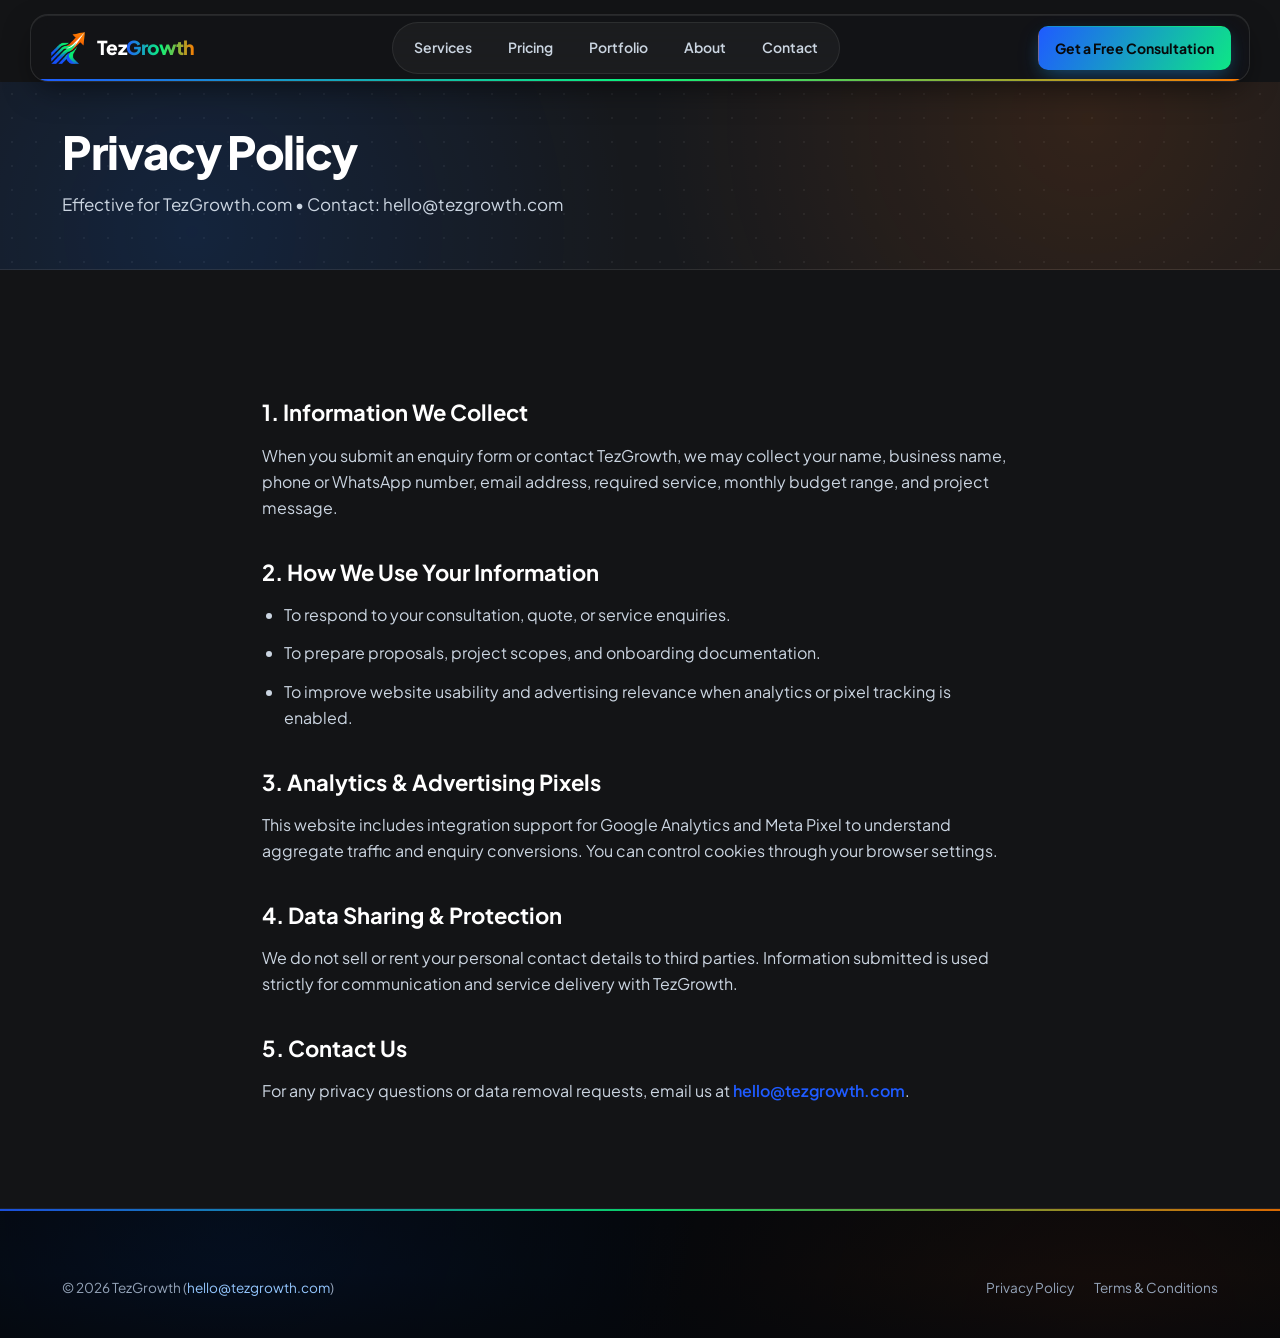
<file: privacy-policy.html>
<!DOCTYPE html>
<html lang="en">
<head>
  <meta charset="UTF-8" />
  <meta name="viewport" content="width=device-width, initial-scale=1.0" />
  <title>Privacy Policy — TezGrowth</title>
  <meta name="description" content="Privacy Policy for TezGrowth (TezGrowth.com)." />
  <meta property="og:type" content="website" />
  <meta property="og:title" content="Privacy Policy — TezGrowth" />
  <meta property="og:image" content="https://tezgrowth.com/assets/og-image.jpg" />
  <meta property="og:image:width" content="1200" />
  <meta property="og:image:height" content="630" />
  <meta name="twitter:card" content="summary_large_image" />
  <meta name="twitter:image" content="https://tezgrowth.com/assets/og-image.jpg" />
  <link rel="preconnect" href="https://fonts.googleapis.com" />
  <link rel="preconnect" href="https://fonts.gstatic.com" crossorigin />
  <link href="https://fonts.googleapis.com/css2?family=Plus+Jakarta+Sans:wght@400;500;600;700;800&display=swap" rel="stylesheet" />
  <link rel="icon" type="image/png" sizes="32x32" href="assets/favicon-32x32.png" />
  <link rel="apple-touch-icon" sizes="180x180" href="assets/apple-touch-icon.png" />
  <link rel="stylesheet" href="css/styles.css" />
</head>
<body>
  <header class="site-header">
    <div class="header-glass">
      <a href="index.html" class="brand-logo"><img src="assets/tezgrowth-logo.png" alt="TezGrowth Logo" class="brand-logo-img" width="38" height="38" /><span>Tez<span class="brand-wordmark-accent">Growth</span></span></a>
      <nav class="nav-desktop" aria-label="Primary Navigation">
        <a href="services.html" class="nav-link">Services</a>
        <a href="pricing.html" class="nav-link">Pricing</a>
        <a href="portfolio.html" class="nav-link">Portfolio</a>
        <a href="about.html" class="nav-link">About</a>
        <a href="contact.html" class="nav-link">Contact</a>
      </nav>
      <div class="header-actions"><a href="contact.html" class="btn btn--primary btn--sm">Get a Free Consultation</a></div>
      <button type="button" class="mobile-menu-btn" data-mobile-toggle aria-label="Toggle navigation menu" aria-expanded="false">
        <svg class="icon-menu" width="22" height="22" viewBox="0 0 24 24" fill="none" stroke="currentColor" stroke-width="2.2" stroke-linecap="round"><line x1="4" y1="7" x2="20" y2="7"/><line x1="4" y1="12" x2="20" y2="12"/><line x1="4" y1="17" x2="20" y2="17"/></svg>
        <svg class="icon-close" width="22" height="22" viewBox="0 0 24 24" fill="none" stroke="currentColor" stroke-width="2.2" stroke-linecap="round"><line x1="18" y1="6" x2="6" y2="18"/><line x1="6" y1="6" x2="18" y2="18"/></svg>
      </button>
    </div>
  </header>

  <div class="mobile-backdrop" data-mobile-backdrop></div>
  <nav class="mobile-drawer" data-mobile-drawer aria-label="Mobile Navigation" aria-hidden="true">
    <div class="mobile-drawer-header">
      <a href="index.html" class="brand-logo" aria-label="TezGrowth Home">
        <img src="assets/tezgrowth-logo.png" alt="TezGrowth Logo" class="brand-logo-img" width="38" height="38" />
        <span>Tez<span class="brand-wordmark-accent">Growth</span></span>
      </a>
      <button type="button" class="mobile-drawer-close" data-mobile-close aria-label="Close navigation menu">
        <svg width="20" height="20" viewBox="0 0 24 24" fill="none" stroke="currentColor" stroke-width="2.2" stroke-linecap="round"><line x1="18" y1="6" x2="6" y2="18"/><line x1="6" y1="6" x2="18" y2="18"/></svg>
      </button>
    </div>
    <a href="index.html" class="nav-link">Home</a>
    <a href="services.html" class="nav-link">Services &amp; Deliverables</a>
    <a href="pricing.html" class="nav-link">Pricing (Single &amp; Monthly)</a>
    <a href="portfolio.html" class="nav-link">Portfolio</a>
    <a href="about.html" class="nav-link">About TezGrowth</a>
    <a href="contact.html" class="nav-link">Contact</a>
    <div class="mobile-drawer-cta">
      <a href="contact.html" class="btn btn--gradient btn--block">Get a Free Consultation</a>
      <a href="https://wa.me/918630027341?text=Hi%20TezGrowth%2C%20I%20want%20to%20know%20more%20about%20your%20services" data-whatsapp-link target="_blank" rel="noopener noreferrer" class="btn btn--whatsapp-glass btn--block">
        <svg width="17" height="17" viewBox="0 0 24 24" fill="currentColor" aria-hidden="true"><path d="M20.52 3.48A11.86 11.86 0 0 0 12.06 0C5.49 0 .16 5.33.16 11.9c0 2.1.55 4.15 1.6 5.96L0 24l6.31-1.65a11.88 11.88 0 0 0 5.75 1.47h.01c6.57 0 11.9-5.33 11.9-11.9 0-3.18-1.24-6.17-3.45-8.44zM12.07 21.81h-.01a9.87 9.87 0 0 1-5.03-1.38l-.36-.21-3.74.98 1-3.65-.24-.37a9.86 9.86 0 0 1-1.52-5.28c0-5.45 4.44-9.89 9.9-9.89 2.64 0 5.12 1.03 6.99 2.9a9.83 9.83 0 0 1 2.9 7c0 5.45-4.44 9.9-9.89 9.9zm5.42-7.4c-.3-.15-1.76-.87-2.03-.97-.27-.1-.47-.15-.67.15-.2.3-.77.97-.94 1.17-.17.2-.35.22-.65.07-.3-.15-1.25-.46-2.39-1.47-.88-.79-1.48-1.76-1.65-2.06-.17-.3-.02-.46.13-.61.13-.13.3-.35.45-.52.15-.17.2-.3.3-.5.1-.2.05-.37-.02-.52-.07-.15-.67-1.61-.92-2.21-.24-.58-.49-.5-.67-.51h-.57c-.2 0-.52.07-.8.37-.27.3-1.04 1.02-1.04 2.48s1.07 2.88 1.22 3.08c.15.2 2.1 3.21 5.08 4.5.71.31 1.26.49 1.69.63.71.23 1.36.2 1.87.12.57-.09 1.76-.72 2.01-1.41.25-.7.25-1.29.17-1.41-.07-.12-.27-.2-.57-.35z"/></svg>
        Enquire on WhatsApp
      </a>
    </div>
  </nav>

  <main>
    <section class="page-hero">
      <div class="container">
        <h1>Privacy Policy</h1>
        <p class="section-subtitle">Effective for TezGrowth.com &bull; Contact: hello@tezgrowth.com</p>
      </div>
    </section>

    <section class="section">
      <div class="container prose">
        <h2>1. Information We Collect</h2>
        <p>When you submit an enquiry form or contact TezGrowth, we may collect your name, business name, phone or WhatsApp number, email address, required service, monthly budget range, and project message.</p>
        <h2>2. How We Use Your Information</h2>
        <ul>
          <li>To respond to your consultation, quote, or service enquiries.</li>
          <li>To prepare proposals, project scopes, and onboarding documentation.</li>
          <li>To improve website usability and advertising relevance when analytics or pixel tracking is enabled.</li>
        </ul>
        <h2>3. Analytics &amp; Advertising Pixels</h2>
        <p>This website includes integration support for Google Analytics and Meta Pixel to understand aggregate traffic and enquiry conversions. You can control cookies through your browser settings.</p>
        <h2>4. Data Sharing &amp; Protection</h2>
        <p>We do not sell or rent your personal contact details to third parties. Information submitted is used strictly for communication and service delivery with TezGrowth.</p>
        <h2>5. Contact Us</h2>
        <p>For any privacy questions or data removal requests, email us at <a href="mailto:hello@tezgrowth.com" style="color: var(--accent-blue); font-weight: 600;">hello@tezgrowth.com</a>.</p>
      </div>
    </section>
  </main>

  <footer class="site-footer">
    <div class="container">
      <div class="footer-bottom" style="border-top: none; padding-top: 0;">
        <span>&copy; <span data-current-year></span> TezGrowth (<a href="mailto:hello@tezgrowth.com" style="color: #93c5fd;">hello@tezgrowth.com</a>)</span>
        <div style="display: flex; gap: 20px;">
          <a href="privacy-policy.html">Privacy Policy</a>
          <a href="terms.html">Terms &amp; Conditions</a>
        </div>
      </div>
    </div>
  </footer>
  <script src="js/config.js"></script>
  <script src="js/main.js"></script>
</body>
</html>
</file>
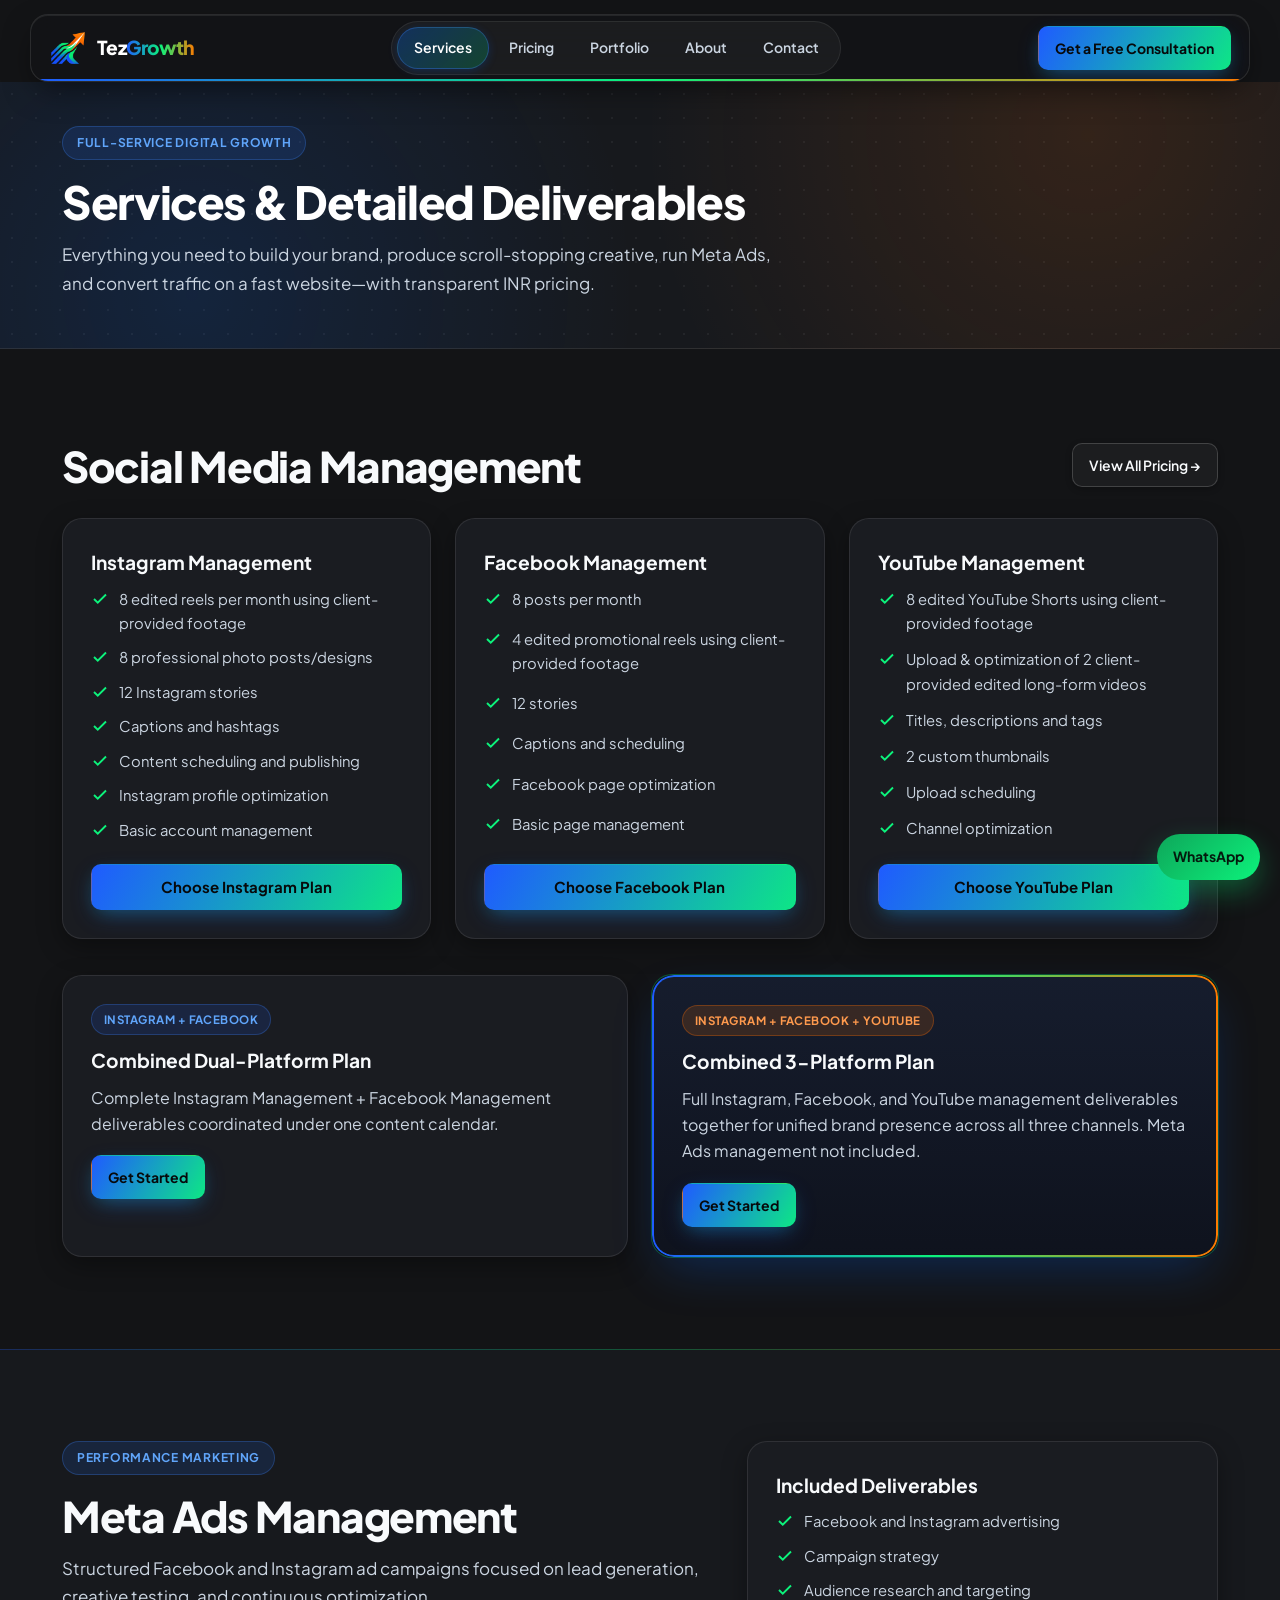
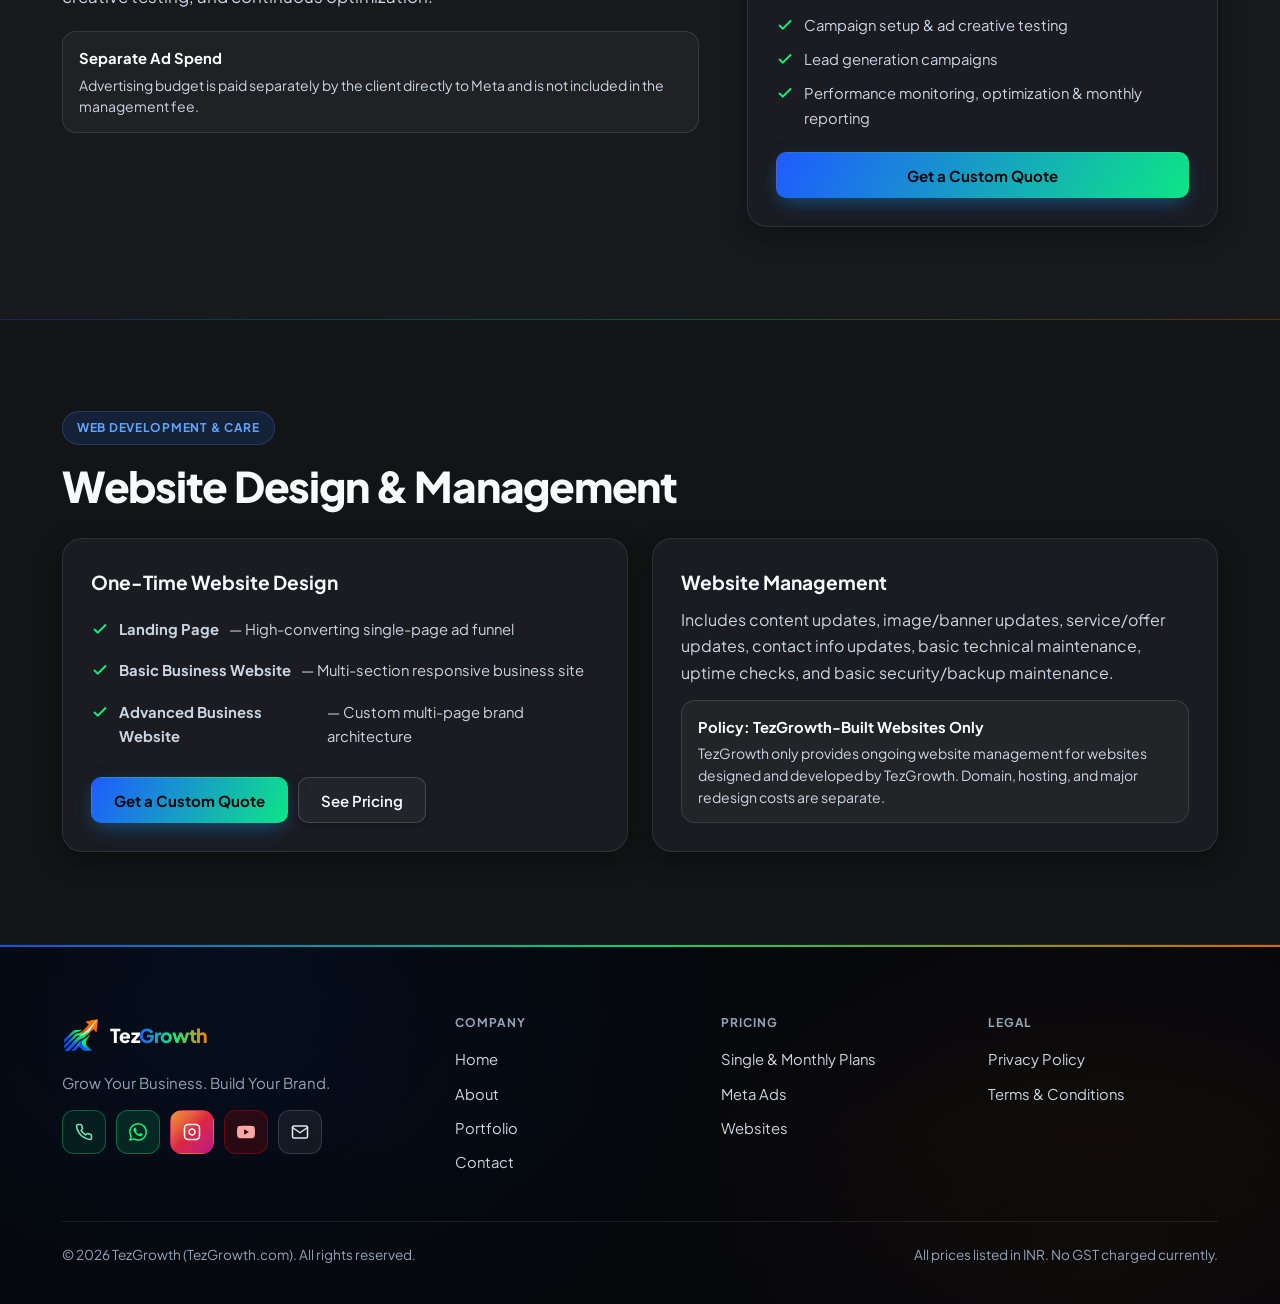
<file: services.html>
<!DOCTYPE html>
<html lang="en">
<head>
  <meta charset="UTF-8" />
  <meta name="viewport" content="width=device-width, initial-scale=1.0" />
  <title>Services &amp; Detailed Deliverables — TezGrowth</title>
  <meta name="description" content="Explore TezGrowth services: Social Media Management, Video & AI Ad Production, Meta Ads Management, and Website Design & Management." />
  <meta property="og:type" content="website" />
  <meta property="og:title" content="Services &amp; Detailed Deliverables — TezGrowth" />
  <meta property="og:description" content="Social Media Management, Video &amp; AI Ad Production, Meta Ads Management, and Website Design &amp; Management." />
  <meta property="og:image" content="https://tezgrowth.com/assets/og-image.jpg" />
  <meta property="og:image:width" content="1200" />
  <meta property="og:image:height" content="630" />
  <meta name="twitter:card" content="summary_large_image" />
  <meta name="twitter:image" content="https://tezgrowth.com/assets/og-image.jpg" />
  <link rel="preconnect" href="https://fonts.googleapis.com" />
  <link rel="preconnect" href="https://fonts.gstatic.com" crossorigin />
  <link href="https://fonts.googleapis.com/css2?family=Plus+Jakarta+Sans:wght@400;500;600;700;800&display=swap" rel="stylesheet" />
  <link rel="icon" type="image/png" sizes="32x32" href="assets/favicon-32x32.png" />
  <link rel="apple-touch-icon" sizes="180x180" href="assets/apple-touch-icon.png" />
  <link rel="stylesheet" href="css/styles.css" />
</head>
<body>
  <header class="site-header">
    <div class="header-glass">
      <a href="index.html" class="brand-logo"><img src="assets/tezgrowth-logo.png" alt="TezGrowth Logo" class="brand-logo-img" width="38" height="38" /><span>Tez<span class="brand-wordmark-accent">Growth</span></span></a>
      <nav class="nav-desktop" aria-label="Primary Navigation">
        <a href="services.html" class="nav-link is-active">Services</a>
        <a href="pricing.html" class="nav-link">Pricing</a>
        <a href="portfolio.html" class="nav-link">Portfolio</a>
        <a href="about.html" class="nav-link">About</a>
        <a href="contact.html" class="nav-link">Contact</a>
      </nav>
      <div class="header-actions"><a href="contact.html" class="btn btn--primary btn--sm">Get a Free Consultation</a></div>
      <button type="button" class="mobile-menu-btn" data-mobile-toggle aria-label="Toggle navigation menu" aria-expanded="false">
        <svg class="icon-menu" width="22" height="22" viewBox="0 0 24 24" fill="none" stroke="currentColor" stroke-width="2.2" stroke-linecap="round"><line x1="4" y1="7" x2="20" y2="7"/><line x1="4" y1="12" x2="20" y2="12"/><line x1="4" y1="17" x2="20" y2="17"/></svg>
        <svg class="icon-close" width="22" height="22" viewBox="0 0 24 24" fill="none" stroke="currentColor" stroke-width="2.2" stroke-linecap="round"><line x1="18" y1="6" x2="6" y2="18"/><line x1="6" y1="6" x2="18" y2="18"/></svg>
      </button>
    </div>
  </header>

  <div class="mobile-backdrop" data-mobile-backdrop></div>
  <nav class="mobile-drawer" data-mobile-drawer aria-label="Mobile Navigation" aria-hidden="true">
    <div class="mobile-drawer-header">
      <a href="index.html" class="brand-logo" aria-label="TezGrowth Home">
        <img src="assets/tezgrowth-logo.png" alt="TezGrowth Logo" class="brand-logo-img" width="38" height="38" />
        <span>Tez<span class="brand-wordmark-accent">Growth</span></span>
      </a>
      <button type="button" class="mobile-drawer-close" data-mobile-close aria-label="Close navigation menu">
        <svg width="20" height="20" viewBox="0 0 24 24" fill="none" stroke="currentColor" stroke-width="2.2" stroke-linecap="round"><line x1="18" y1="6" x2="6" y2="18"/><line x1="6" y1="6" x2="18" y2="18"/></svg>
      </button>
    </div>
    <a href="index.html" class="nav-link">Home</a>
    <a href="services.html" class="nav-link is-active">Services &amp; Deliverables</a>
    <a href="pricing.html" class="nav-link">Pricing (Single &amp; Monthly)</a>
    <a href="portfolio.html" class="nav-link">Portfolio</a>
    <a href="about.html" class="nav-link">About TezGrowth</a>
    <a href="contact.html" class="nav-link">Contact</a>
    <div class="mobile-drawer-cta">
      <a href="contact.html" class="btn btn--gradient btn--block">Get a Free Consultation</a>
      <a href="https://wa.me/918630027341?text=Hi%20TezGrowth%2C%20I%20want%20to%20know%20more%20about%20your%20services" data-whatsapp-link target="_blank" rel="noopener noreferrer" class="btn btn--whatsapp-glass btn--block">
        <svg width="17" height="17" viewBox="0 0 24 24" fill="currentColor" aria-hidden="true"><path d="M20.52 3.48A11.86 11.86 0 0 0 12.06 0C5.49 0 .16 5.33.16 11.9c0 2.1.55 4.15 1.6 5.96L0 24l6.31-1.65a11.88 11.88 0 0 0 5.75 1.47h.01c6.57 0 11.9-5.33 11.9-11.9 0-3.18-1.24-6.17-3.45-8.44zM12.07 21.81h-.01a9.87 9.87 0 0 1-5.03-1.38l-.36-.21-3.74.98 1-3.65-.24-.37a9.86 9.86 0 0 1-1.52-5.28c0-5.45 4.44-9.89 9.9-9.89 2.64 0 5.12 1.03 6.99 2.9a9.83 9.83 0 0 1 2.9 7c0 5.45-4.44 9.9-9.89 9.9zm5.42-7.4c-.3-.15-1.76-.87-2.03-.97-.27-.1-.47-.15-.67.15-.2.3-.77.97-.94 1.17-.17.2-.35.22-.65.07-.3-.15-1.25-.46-2.39-1.47-.88-.79-1.48-1.76-1.65-2.06-.17-.3-.02-.46.13-.61.13-.13.3-.35.45-.52.15-.17.2-.3.3-.5.1-.2.05-.37-.02-.52-.07-.15-.67-1.61-.92-2.21-.24-.58-.49-.5-.67-.51h-.57c-.2 0-.52.07-.8.37-.27.3-1.04 1.02-1.04 2.48s1.07 2.88 1.22 3.08c.15.2 2.1 3.21 5.08 4.5.71.31 1.26.49 1.69.63.71.23 1.36.2 1.87.12.57-.09 1.76-.72 2.01-1.41.25-.7.25-1.29.17-1.41-.07-.12-.27-.2-.57-.35z"/></svg>
        Enquire on WhatsApp
      </a>
    </div>
  </nav>

  <main>
    <section class="page-hero">
      <div class="container">
        <span class="eyebrow">Full-Service Digital Growth</span>
        <h1>Services &amp; Detailed Deliverables</h1>
        <p class="section-subtitle" style="max-width: 720px;">
          Everything you need to build your brand, produce scroll-stopping creative, run Meta Ads, and convert traffic on a fast website—with transparent INR pricing.
        </p>
      </div>
    </section>

    <section id="instagram-management" class="section">
      <div class="container">
        <div style="display: flex; flex-wrap: wrap; align-items: center; justify-content: space-between; gap: 12px; margin-bottom: 28px;">
          <h2 class="section-title" style="margin-bottom: 0;">Social Media Management</h2>
          <a href="pricing.html" class="btn btn--outline btn--sm">View All Pricing &rarr;</a>
        </div>
        <div class="grid grid--3" style="margin-bottom: 36px;">
          <article class="card">
            <h3 class="card-title">Instagram Management</h3>
            <ul class="check-list">
              <li><svg class="check-icon" viewBox="0 0 24 24" fill="none" stroke="currentColor" stroke-width="2.5"><polyline points="20 6 9 17 4 12"/></svg>8 edited reels per month using client-provided footage</li>
              <li><svg class="check-icon" viewBox="0 0 24 24" fill="none" stroke="currentColor" stroke-width="2.5"><polyline points="20 6 9 17 4 12"/></svg>8 professional photo posts/designs</li>
              <li><svg class="check-icon" viewBox="0 0 24 24" fill="none" stroke="currentColor" stroke-width="2.5"><polyline points="20 6 9 17 4 12"/></svg>12 Instagram stories</li>
              <li><svg class="check-icon" viewBox="0 0 24 24" fill="none" stroke="currentColor" stroke-width="2.5"><polyline points="20 6 9 17 4 12"/></svg>Captions and hashtags</li>
              <li><svg class="check-icon" viewBox="0 0 24 24" fill="none" stroke="currentColor" stroke-width="2.5"><polyline points="20 6 9 17 4 12"/></svg>Content scheduling and publishing</li>
              <li><svg class="check-icon" viewBox="0 0 24 24" fill="none" stroke="currentColor" stroke-width="2.5"><polyline points="20 6 9 17 4 12"/></svg>Instagram profile optimization</li>
              <li><svg class="check-icon" viewBox="0 0 24 24" fill="none" stroke="currentColor" stroke-width="2.5"><polyline points="20 6 9 17 4 12"/></svg>Basic account management</li>
            </ul>
            <a href="contact.html?service=Instagram%20Management" class="btn btn--primary btn--block">Choose Instagram Plan</a>
          </article>

          <article id="facebook-management" class="card">
            <h3 class="card-title">Facebook Management</h3>
            <ul class="check-list">
              <li><svg class="check-icon" viewBox="0 0 24 24" fill="none" stroke="currentColor" stroke-width="2.5"><polyline points="20 6 9 17 4 12"/></svg>8 posts per month</li>
              <li><svg class="check-icon" viewBox="0 0 24 24" fill="none" stroke="currentColor" stroke-width="2.5"><polyline points="20 6 9 17 4 12"/></svg>4 edited promotional reels using client-provided footage</li>
              <li><svg class="check-icon" viewBox="0 0 24 24" fill="none" stroke="currentColor" stroke-width="2.5"><polyline points="20 6 9 17 4 12"/></svg>12 stories</li>
              <li><svg class="check-icon" viewBox="0 0 24 24" fill="none" stroke="currentColor" stroke-width="2.5"><polyline points="20 6 9 17 4 12"/></svg>Captions and scheduling</li>
              <li><svg class="check-icon" viewBox="0 0 24 24" fill="none" stroke="currentColor" stroke-width="2.5"><polyline points="20 6 9 17 4 12"/></svg>Facebook page optimization</li>
              <li><svg class="check-icon" viewBox="0 0 24 24" fill="none" stroke="currentColor" stroke-width="2.5"><polyline points="20 6 9 17 4 12"/></svg>Basic page management</li>
            </ul>
            <a href="contact.html?service=Facebook%20Management" class="btn btn--primary btn--block">Choose Facebook Plan</a>
          </article>

          <article id="youtube-management" class="card">
            <h3 class="card-title">YouTube Management</h3>
            <ul class="check-list">
              <li><svg class="check-icon" viewBox="0 0 24 24" fill="none" stroke="currentColor" stroke-width="2.5"><polyline points="20 6 9 17 4 12"/></svg>8 edited YouTube Shorts using client-provided footage</li>
              <li><svg class="check-icon" viewBox="0 0 24 24" fill="none" stroke="currentColor" stroke-width="2.5"><polyline points="20 6 9 17 4 12"/></svg>Upload &amp; optimization of 2 client-provided edited long-form videos</li>
              <li><svg class="check-icon" viewBox="0 0 24 24" fill="none" stroke="currentColor" stroke-width="2.5"><polyline points="20 6 9 17 4 12"/></svg>Titles, descriptions and tags</li>
              <li><svg class="check-icon" viewBox="0 0 24 24" fill="none" stroke="currentColor" stroke-width="2.5"><polyline points="20 6 9 17 4 12"/></svg>2 custom thumbnails</li>
              <li><svg class="check-icon" viewBox="0 0 24 24" fill="none" stroke="currentColor" stroke-width="2.5"><polyline points="20 6 9 17 4 12"/></svg>Upload scheduling</li>
              <li><svg class="check-icon" viewBox="0 0 24 24" fill="none" stroke="currentColor" stroke-width="2.5"><polyline points="20 6 9 17 4 12"/></svg>Channel optimization</li>
            </ul>
            <a href="contact.html?service=YouTube%20Management" class="btn btn--primary btn--block">Choose YouTube Plan</a>
          </article>
        </div>

        <div id="combined-social" class="grid grid--2">
          <article class="card">
            <span class="badge badge--blue" style="align-self: flex-start; margin-bottom: 10px;">Instagram + Facebook</span>
            <h3 class="card-title">Combined Dual-Platform Plan</h3>
            <p style="color: var(--text-secondary); margin-bottom: 18px;">Complete Instagram Management + Facebook Management deliverables coordinated under one content calendar.</p>
            <a href="contact.html?service=Instagram%20%2B%20Facebook%20Bundle" class="btn btn--primary btn--sm" style="align-self: flex-start;">Get Started</a>
          </article>
          <article class="card card--featured">
            <span class="badge badge--purple" style="align-self: flex-start; margin-bottom: 10px;">Instagram + Facebook + YouTube</span>
            <h3 class="card-title">Combined 3-Platform Plan</h3>
            <p style="color: var(--text-secondary); margin-bottom: 18px;">Full Instagram, Facebook, and YouTube management deliverables together for unified brand presence across all three channels. Meta Ads management not included.</p>
            <a href="contact.html?service=Instagram%20%2B%20Facebook%20%2B%20YouTube%20Bundle" class="btn btn--primary btn--sm" style="align-self: flex-start;">Get Started</a>
          </article>
        </div>
      </div>
    </section>

    <section id="meta-ads-detail" class="section section--subtle">
      <div class="container split-grid">
        <div>
          <span class="eyebrow">Performance Marketing</span>
          <h2 class="section-title">Meta Ads Management</h2>
          <p class="section-subtitle" style="margin-bottom: 18px;">
            Structured Facebook and Instagram ad campaigns focused on lead generation, creative testing, and continuous optimization.
          </p>
          <div class="notice-box notice-box--warning">
            <div class="notice-title">Separate Ad Spend</div>
            <p class="notice-text">Advertising budget is paid separately by the client directly to Meta and is not included in the management fee.</p>
          </div>
        </div>
        <div class="card">
          <h3 class="card-title">Included Deliverables</h3>
          <ul class="check-list">
            <li><svg class="check-icon" viewBox="0 0 24 24" fill="none" stroke="currentColor" stroke-width="2.5"><polyline points="20 6 9 17 4 12"/></svg>Facebook and Instagram advertising</li>
            <li><svg class="check-icon" viewBox="0 0 24 24" fill="none" stroke="currentColor" stroke-width="2.5"><polyline points="20 6 9 17 4 12"/></svg>Campaign strategy</li>
            <li><svg class="check-icon" viewBox="0 0 24 24" fill="none" stroke="currentColor" stroke-width="2.5"><polyline points="20 6 9 17 4 12"/></svg>Audience research and targeting</li>
            <li><svg class="check-icon" viewBox="0 0 24 24" fill="none" stroke="currentColor" stroke-width="2.5"><polyline points="20 6 9 17 4 12"/></svg>Campaign setup &amp; ad creative testing</li>
            <li><svg class="check-icon" viewBox="0 0 24 24" fill="none" stroke="currentColor" stroke-width="2.5"><polyline points="20 6 9 17 4 12"/></svg>Lead generation campaigns</li>
            <li><svg class="check-icon" viewBox="0 0 24 24" fill="none" stroke="currentColor" stroke-width="2.5"><polyline points="20 6 9 17 4 12"/></svg>Performance monitoring, optimization &amp; monthly reporting</li>
          </ul>
          <a href="contact.html?service=Meta%20Ads%20Management" class="btn btn--primary btn--block">Get a Custom Quote</a>
        </div>
      </div>
    </section>

    <section id="website-design" class="section">
      <div class="container">
        <span class="eyebrow">Web Development &amp; Care</span>
        <h2 class="section-title">Website Design &amp; Management</h2>
        <div class="grid grid--2" style="margin-top: 28px;">
          <div class="card">
            <h3 class="card-title">One-Time Website Design</h3>
            <ul class="check-list" style="margin-top: 10px;">
              <li><svg class="check-icon" viewBox="0 0 24 24" fill="none" stroke="currentColor" stroke-width="2.5"><polyline points="20 6 9 17 4 12"/></svg><strong>Landing Page</strong> — High-converting single-page ad funnel</li>
              <li><svg class="check-icon" viewBox="0 0 24 24" fill="none" stroke="currentColor" stroke-width="2.5"><polyline points="20 6 9 17 4 12"/></svg><strong>Basic Business Website</strong> — Multi-section responsive business site</li>
              <li><svg class="check-icon" viewBox="0 0 24 24" fill="none" stroke="currentColor" stroke-width="2.5"><polyline points="20 6 9 17 4 12"/></svg><strong>Advanced Business Website</strong> — Custom multi-page brand architecture</li>
            </ul>
            <div style="display: flex; flex-wrap: wrap; gap: 10px;">
              <a href="contact.html?service=Website%20Design%20%26%20Development" class="btn btn--primary">Get a Custom Quote</a>
              <a href="pricing.html" class="btn btn--outline">See Pricing</a>
            </div>
          </div>
          <div class="card">
            <h3 class="card-title">Website Management</h3>
            <p style="color: var(--text-secondary); margin-bottom: 14px;">
              Includes content updates, image/banner updates, service/offer updates, contact info updates, basic technical maintenance, uptime checks, and basic security/backup maintenance.
            </p>
            <div class="notice-box notice-box--warning" style="margin-top: 0;">
              <div class="notice-title">Policy: TezGrowth-Built Websites Only</div>
              <p class="notice-text">TezGrowth only provides ongoing website management for websites designed and developed by TezGrowth. Domain, hosting, and major redesign costs are separate.</p>
            </div>
          </div>
        </div>
      </div>
    </section>
  </main>

  <footer class="site-footer">
    <video class="footer-bg-video" autoplay muted loop playsinline preload="auto" aria-hidden="true">
      <source src="https://res.cloudinary.com/gtgfijyi/video/upload/v1795756574/videoplayback.mp4" type="video/mp4" />
    </video>
    <div class="container">
      <div class="footer-grid">
        <div>
          <a href="index.html" class="brand-logo" style="color: #ffffff; margin-bottom: 14px;"><img src="assets/tezgrowth-logo.png" alt="TezGrowth Logo" class="brand-logo-img" width="38" height="38" loading="lazy" /><span>Tez<span class="brand-wordmark-accent">Growth</span></span></a>
          <p style="font-size: 0.9375rem; color: #94a3b8; margin-bottom: 14px;">Grow Your Business. Build Your Brand.</p>
          <div class="footer-icon-row" aria-label="Direct Contact &amp; Social Links">
            <a href="tel:+918630027341" class="footer-icon-btn footer-icon-btn--call" aria-label="Direct / Urgent Call: +91 86300 27341" title="Direct / Urgent Call: +91 86300 27341">
              <svg width="18" height="18" viewBox="0 0 24 24" fill="none" stroke="currentColor" stroke-width="2.1" stroke-linecap="round" stroke-linejoin="round" aria-hidden="true"><path d="M22 16.92v3a2 2 0 0 1-2.18 2 19.79 19.79 0 0 1-8.63-3.07 19.5 19.5 0 0 1-6-6 19.79 19.79 0 0 1-3.07-8.67A2 2 0 0 1 4.11 2h3a2 2 0 0 1 2 1.72c.127.96.361 1.903.7 2.81a2 2 0 0 1-.45 2.11L8.09 9.91a16 16 0 0 0 6 6l1.27-1.27a2 2 0 0 1 2.11-.45c.907.339 1.85.573 2.81.7A2 2 0 0 1 22 16.92z"/></svg>
            </a>
            <a href="https://wa.me/918630027341?text=Hi%20TezGrowth%2C%20I%20want%20to%20know%20more%20about%20your%20services" data-whatsapp-link target="_blank" rel="noopener noreferrer" class="footer-icon-btn footer-icon-btn--wa" aria-label="Chat on WhatsApp" title="WhatsApp">
              <svg width="18" height="18" viewBox="0 0 24 24" fill="currentColor" aria-hidden="true"><path d="M20.52 3.48A11.86 11.86 0 0 0 12.06 0C5.49 0 .16 5.33.16 11.9c0 2.1.55 4.15 1.6 5.96L0 24l6.31-1.65a11.88 11.88 0 0 0 5.75 1.47h.01c6.57 0 11.9-5.33 11.9-11.9 0-3.18-1.24-6.17-3.45-8.44zM12.07 21.81h-.01a9.87 9.87 0 0 1-5.03-1.38l-.36-.21-3.74.98 1-3.65-.24-.37a9.86 9.86 0 0 1-1.52-5.28c0-5.45 4.44-9.89 9.9-9.89 2.64 0 5.12 1.03 6.99 2.9a9.83 9.83 0 0 1 2.9 7c0 5.45-4.44 9.9-9.89 9.9zm5.42-7.4c-.3-.15-1.76-.87-2.03-.97-.27-.1-.47-.15-.67.15-.2.3-.77.97-.94 1.17-.17.2-.35.22-.65.07-.3-.15-1.25-.46-2.39-1.47-.88-.79-1.48-1.76-1.65-2.06-.17-.3-.02-.46.13-.61.13-.13.3-.35.45-.52.15-.17.2-.3.3-.5.1-.2.05-.37-.02-.52-.07-.15-.67-1.61-.92-2.21-.24-.58-.49-.5-.67-.51h-.57c-.2 0-.52.07-.8.37-.27.3-1.04 1.02-1.04 2.48s1.07 2.88 1.22 3.08c.15.2 2.1 3.21 5.08 4.5.71.31 1.26.49 1.69.63.71.23 1.36.2 1.87.12.57-.09 1.76-.72 2.01-1.41.25-.7.25-1.29.17-1.41-.07-.12-.27-.2-.57-.35z"/></svg>
            </a>
            <a href="https://instagram.com/thetezgrowth" target="_blank" rel="noopener noreferrer" class="footer-icon-btn footer-icon-btn--ig" aria-label="Instagram (@thetezgrowth)" title="Instagram: @thetezgrowth">
              <svg width="18" height="18" viewBox="0 0 24 24" fill="none" stroke="currentColor" stroke-width="2" aria-hidden="true"><rect x="2" y="2" width="20" height="20" rx="5"/><path d="M16 11.37A4 4 0 1 1 12.63 8 4 4 0 0 1 16 11.37z"/><line x1="17.5" y1="6.5" x2="17.51" y2="6.5"/></svg>
            </a>
            <a href="https://www.youtube.com/@vipugamer" target="_blank" rel="noopener noreferrer" class="footer-icon-btn footer-icon-btn--yt" aria-label="YouTube (VipuGamer)" title="YouTube: VipuGamer">
              <svg width="18" height="18" viewBox="0 0 24 24" fill="currentColor" aria-hidden="true"><path d="M23.498 6.186a3.016 3.016 0 0 0-2.122-2.136C19.505 3.545 12 3.545 12 3.545s-7.505 0-9.377.505A3.017 3.017 0 0 0 .502 6.186C0 8.07 0 12 0 12s0 3.93.502 5.814a3.016 3.016 0 0 0 2.122 2.136c1.871.505 9.376.505 9.376.505s7.505 0 9.377-.505a3.015 3.015 0 0 0 2.122-2.136C24 15.93 24 12 24 12s0-3.93-.502-5.814zM9.545 15.568V8.432L15.818 12l-6.273 3.568z"/></svg>
            </a>
            <a href="mailto:hello@tezgrowth.com" class="footer-icon-btn" aria-label="Email hello@tezgrowth.com" title="Email: hello@tezgrowth.com">
              <svg width="18" height="18" viewBox="0 0 24 24" fill="none" stroke="currentColor" stroke-width="2" stroke-linecap="round" stroke-linejoin="round" aria-hidden="true"><path d="M4 4h16c1.1 0 2 .9 2 2v12c0 1.1-.9 2-2 2H4c-1.1 0-2-.9-2-2V6c0-1.1.9-2 2-2z"/><polyline points="22,6 12,13 2,6"/></svg>
            </a>
          </div>
        </div>
        <div><div class="footer-heading">Company</div><ul class="footer-links"><li><a href="index.html">Home</a></li><li><a href="about.html">About</a></li><li><a href="portfolio.html">Portfolio</a></li><li><a href="contact.html">Contact</a></li></ul></div>
        <div><div class="footer-heading">Pricing</div><ul class="footer-links"><li><a href="pricing.html">Single &amp; Monthly Plans</a></li><li><a href="services.html#meta-ads-detail">Meta Ads</a></li><li><a href="services.html#website-design">Websites</a></li></ul></div>
        <div><div class="footer-heading">Legal</div><ul class="footer-links"><li><a href="privacy-policy.html">Privacy Policy</a></li><li><a href="terms.html">Terms &amp; Conditions</a></li></ul></div>
      </div>
      <div class="footer-bottom">
        <span>&copy; <span data-current-year></span> TezGrowth (TezGrowth.com). All rights reserved.</span>
        <span>All prices listed in INR. No GST charged currently.</span>
      </div>
    </div>
  </footer>
  <a href="https://wa.me/918630027341?text=Hi%20TezGrowth%2C%20I%20want%20to%20know%20more%20about%20your%20services" data-whatsapp-link target="_blank" rel="noopener noreferrer" class="whatsapp-float" aria-label="Chat on WhatsApp">WhatsApp</a>
  <script src="js/config.js"></script>
  <script src="js/main.js"></script>
</body>
</html>
</file>
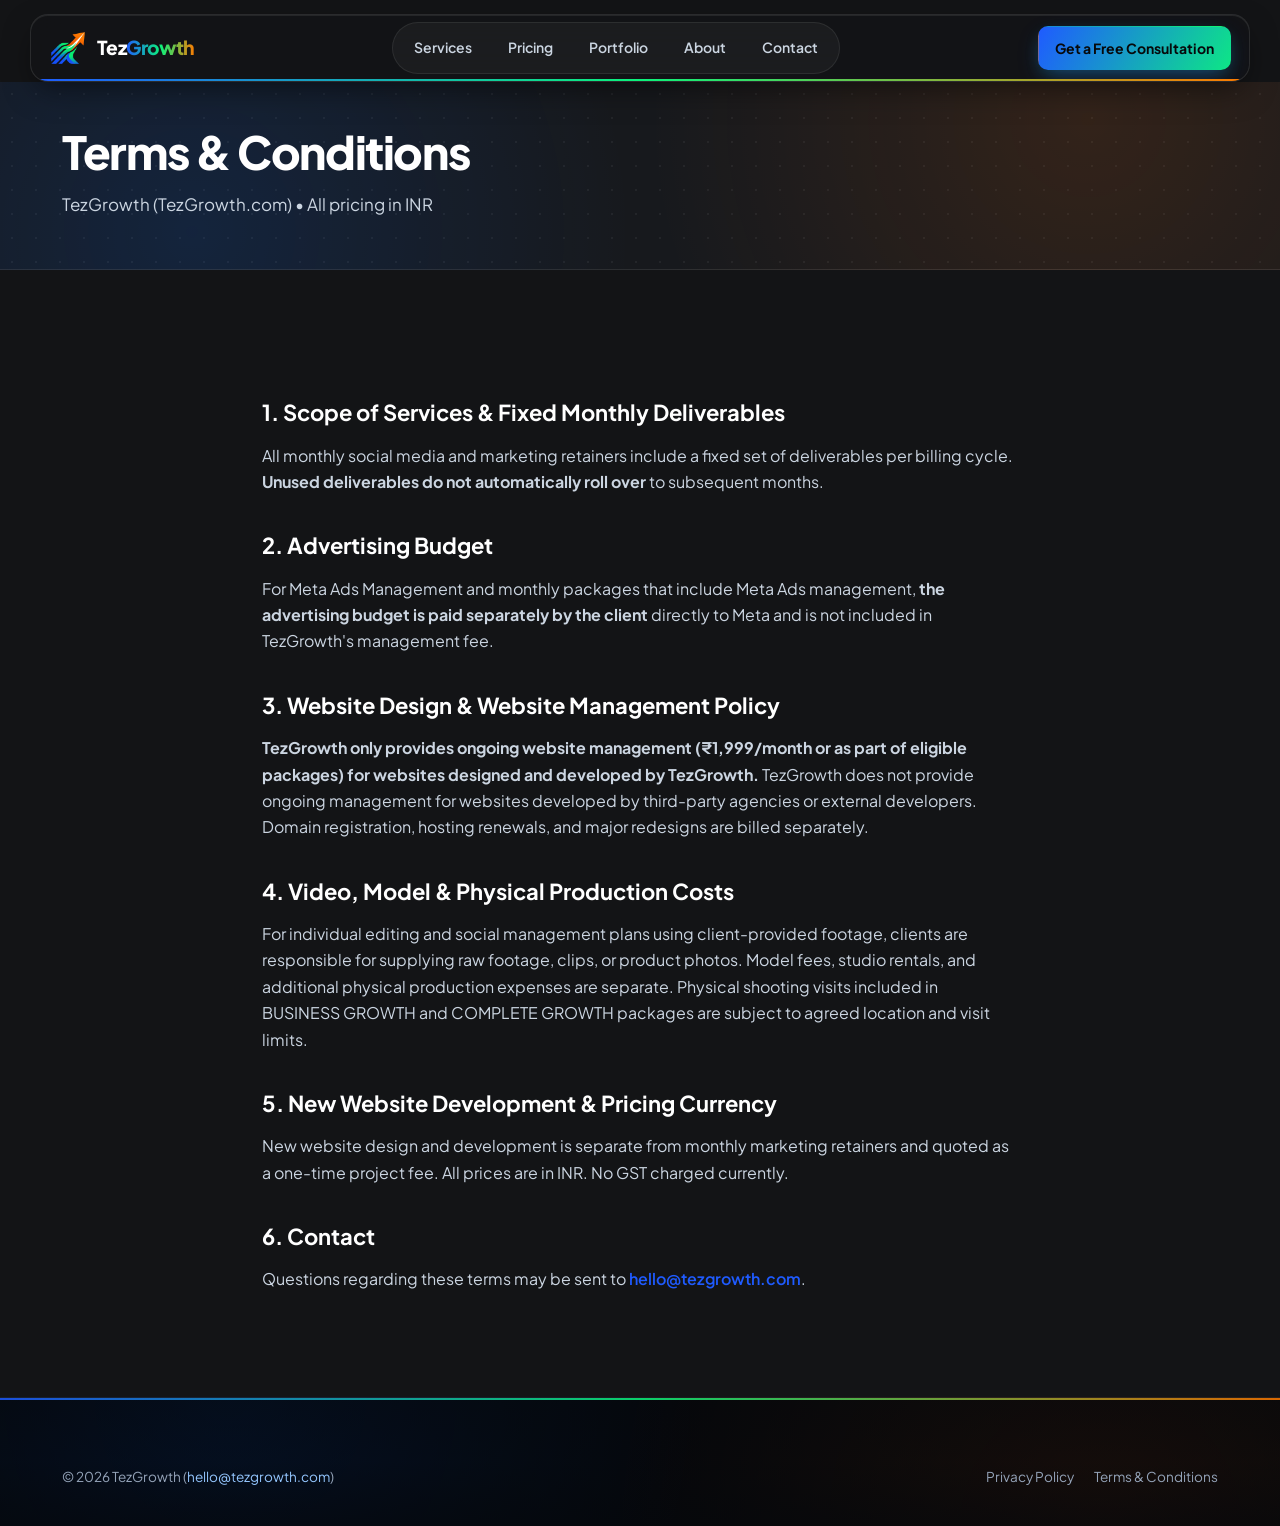
<file: terms.html>
<!DOCTYPE html>
<html lang="en">
<head>
  <meta charset="UTF-8" />
  <meta name="viewport" content="width=device-width, initial-scale=1.0" />
  <title>Terms &amp; Conditions — TezGrowth</title>
  <meta name="description" content="Terms and Conditions for TezGrowth digital marketing, creative production, Meta Ads, and website management services." />
  <meta property="og:type" content="website" />
  <meta property="og:title" content="Terms &amp; Conditions — TezGrowth" />
  <meta property="og:image" content="https://tezgrowth.com/assets/og-image.jpg" />
  <meta property="og:image:width" content="1200" />
  <meta property="og:image:height" content="630" />
  <meta name="twitter:card" content="summary_large_image" />
  <meta name="twitter:image" content="https://tezgrowth.com/assets/og-image.jpg" />
  <link rel="preconnect" href="https://fonts.googleapis.com" />
  <link rel="preconnect" href="https://fonts.gstatic.com" crossorigin />
  <link href="https://fonts.googleapis.com/css2?family=Plus+Jakarta+Sans:wght@400;500;600;700;800&display=swap" rel="stylesheet" />
  <link rel="icon" type="image/png" sizes="32x32" href="assets/favicon-32x32.png" />
  <link rel="apple-touch-icon" sizes="180x180" href="assets/apple-touch-icon.png" />
  <link rel="stylesheet" href="css/styles.css" />
</head>
<body>
  <header class="site-header">
    <div class="header-glass">
      <a href="index.html" class="brand-logo"><img src="assets/tezgrowth-logo.png" alt="TezGrowth Logo" class="brand-logo-img" width="38" height="38" /><span>Tez<span class="brand-wordmark-accent">Growth</span></span></a>
      <nav class="nav-desktop" aria-label="Primary Navigation">
        <a href="services.html" class="nav-link">Services</a>
        <a href="pricing.html" class="nav-link">Pricing</a>
        <a href="portfolio.html" class="nav-link">Portfolio</a>
        <a href="about.html" class="nav-link">About</a>
        <a href="contact.html" class="nav-link">Contact</a>
      </nav>
      <div class="header-actions"><a href="contact.html" class="btn btn--primary btn--sm">Get a Free Consultation</a></div>
      <button type="button" class="mobile-menu-btn" data-mobile-toggle aria-label="Toggle navigation menu" aria-expanded="false">
        <svg class="icon-menu" width="22" height="22" viewBox="0 0 24 24" fill="none" stroke="currentColor" stroke-width="2.2" stroke-linecap="round"><line x1="4" y1="7" x2="20" y2="7"/><line x1="4" y1="12" x2="20" y2="12"/><line x1="4" y1="17" x2="20" y2="17"/></svg>
        <svg class="icon-close" width="22" height="22" viewBox="0 0 24 24" fill="none" stroke="currentColor" stroke-width="2.2" stroke-linecap="round"><line x1="18" y1="6" x2="6" y2="18"/><line x1="6" y1="6" x2="18" y2="18"/></svg>
      </button>
    </div>
  </header>

  <div class="mobile-backdrop" data-mobile-backdrop></div>
  <nav class="mobile-drawer" data-mobile-drawer aria-label="Mobile Navigation" aria-hidden="true">
    <div class="mobile-drawer-header">
      <a href="index.html" class="brand-logo" aria-label="TezGrowth Home">
        <img src="assets/tezgrowth-logo.png" alt="TezGrowth Logo" class="brand-logo-img" width="38" height="38" />
        <span>Tez<span class="brand-wordmark-accent">Growth</span></span>
      </a>
      <button type="button" class="mobile-drawer-close" data-mobile-close aria-label="Close navigation menu">
        <svg width="20" height="20" viewBox="0 0 24 24" fill="none" stroke="currentColor" stroke-width="2.2" stroke-linecap="round"><line x1="18" y1="6" x2="6" y2="18"/><line x1="6" y1="6" x2="18" y2="18"/></svg>
      </button>
    </div>
    <a href="index.html" class="nav-link">Home</a>
    <a href="services.html" class="nav-link">Services &amp; Deliverables</a>
    <a href="pricing.html" class="nav-link">Pricing (Single &amp; Monthly)</a>
    <a href="portfolio.html" class="nav-link">Portfolio</a>
    <a href="about.html" class="nav-link">About TezGrowth</a>
    <a href="contact.html" class="nav-link">Contact</a>
    <div class="mobile-drawer-cta">
      <a href="contact.html" class="btn btn--gradient btn--block">Get a Free Consultation</a>
      <a href="https://wa.me/918630027341?text=Hi%20TezGrowth%2C%20I%20want%20to%20know%20more%20about%20your%20services" data-whatsapp-link target="_blank" rel="noopener noreferrer" class="btn btn--whatsapp-glass btn--block">
        <svg width="17" height="17" viewBox="0 0 24 24" fill="currentColor" aria-hidden="true"><path d="M20.52 3.48A11.86 11.86 0 0 0 12.06 0C5.49 0 .16 5.33.16 11.9c0 2.1.55 4.15 1.6 5.96L0 24l6.31-1.65a11.88 11.88 0 0 0 5.75 1.47h.01c6.57 0 11.9-5.33 11.9-11.9 0-3.18-1.24-6.17-3.45-8.44zM12.07 21.81h-.01a9.87 9.87 0 0 1-5.03-1.38l-.36-.21-3.74.98 1-3.65-.24-.37a9.86 9.86 0 0 1-1.52-5.28c0-5.45 4.44-9.89 9.9-9.89 2.64 0 5.12 1.03 6.99 2.9a9.83 9.83 0 0 1 2.9 7c0 5.45-4.44 9.9-9.89 9.9zm5.42-7.4c-.3-.15-1.76-.87-2.03-.97-.27-.1-.47-.15-.67.15-.2.3-.77.97-.94 1.17-.17.2-.35.22-.65.07-.3-.15-1.25-.46-2.39-1.47-.88-.79-1.48-1.76-1.65-2.06-.17-.3-.02-.46.13-.61.13-.13.3-.35.45-.52.15-.17.2-.3.3-.5.1-.2.05-.37-.02-.52-.07-.15-.67-1.61-.92-2.21-.24-.58-.49-.5-.67-.51h-.57c-.2 0-.52.07-.8.37-.27.3-1.04 1.02-1.04 2.48s1.07 2.88 1.22 3.08c.15.2 2.1 3.21 5.08 4.5.71.31 1.26.49 1.69.63.71.23 1.36.2 1.87.12.57-.09 1.76-.72 2.01-1.41.25-.7.25-1.29.17-1.41-.07-.12-.27-.2-.57-.35z"/></svg>
        Enquire on WhatsApp
      </a>
    </div>
  </nav>

  <main>
    <section class="page-hero">
      <div class="container">
        <h1>Terms &amp; Conditions</h1>
        <p class="section-subtitle">TezGrowth (TezGrowth.com) &bull; All pricing in INR</p>
      </div>
    </section>

    <section class="section">
      <div class="container prose">
        <h2>1. Scope of Services &amp; Fixed Monthly Deliverables</h2>
        <p>All monthly social media and marketing retainers include a fixed set of deliverables per billing cycle. <strong>Unused deliverables do not automatically roll over</strong> to subsequent months.</p>
        <h2>2. Advertising Budget</h2>
        <p>For Meta Ads Management and monthly packages that include Meta Ads management, <strong>the advertising budget is paid separately by the client</strong> directly to Meta and is not included in TezGrowth's management fee.</p>
        <h2>3. Website Design &amp; Website Management Policy</h2>
        <p><strong>TezGrowth only provides ongoing website management (₹1,999/month or as part of eligible packages) for websites designed and developed by TezGrowth.</strong> TezGrowth does not provide ongoing management for websites developed by third-party agencies or external developers. Domain registration, hosting renewals, and major redesigns are billed separately.</p>
        <h2>4. Video, Model &amp; Physical Production Costs</h2>
        <p>For individual editing and social management plans using client-provided footage, clients are responsible for supplying raw footage, clips, or product photos. Model fees, studio rentals, and additional physical production expenses are separate. Physical shooting visits included in BUSINESS GROWTH and COMPLETE GROWTH packages are subject to agreed location and visit limits.</p>
        <h2>5. New Website Development &amp; Pricing Currency</h2>
        <p>New website design and development is separate from monthly marketing retainers and quoted as a one-time project fee. All prices are in INR. No GST charged currently.</p>
        <h2>6. Contact</h2>
        <p>Questions regarding these terms may be sent to <a href="mailto:hello@tezgrowth.com" style="color: var(--accent-blue); font-weight: 600;">hello@tezgrowth.com</a>.</p>
      </div>
    </section>
  </main>

  <footer class="site-footer">
    <div class="container">
      <div class="footer-bottom" style="border-top: none; padding-top: 0;">
        <span>&copy; <span data-current-year></span> TezGrowth (<a href="mailto:hello@tezgrowth.com" style="color: #93c5fd;">hello@tezgrowth.com</a>)</span>
        <div style="display: flex; gap: 20px;">
          <a href="privacy-policy.html">Privacy Policy</a>
          <a href="terms.html">Terms &amp; Conditions</a>
        </div>
      </div>
    </div>
  </footer>
  <script src="js/config.js"></script>
  <script src="js/main.js"></script>
</body>
</html>
</file>
<file: css/styles.css>
/* ==========================================================================
   TezGrowth — Logo-Matched Dark Obsidian, Animated & Mobile-First Design System
   Palette derived from TezGrowth Rocket-Arrow Logo:
   Obsidian (#090B10) • Electric Blue (#0066FF) • Growth Green (#00D66C) • Flame Orange (#FF6B00)
   ========================================================================== */

:root {
  --bg: #131416;
  --blue: #1F5BFF;
  --green: #0CF27B;
  --orange: #FF7A00;
  --brand-gradient: linear-gradient(90deg, #1F5BFF, #0CF27B, #FF7A00);

  --bg-page: var(--bg);
  --bg-subtle: #17191d;
  --bg-muted: #1e2026;
  --bg-card: #1a1c21;
  --bg-navy: #14161a;
  --bg-navy-soft: #22252d;

  --text-primary: #f8fafc;
  --text-secondary: #cbd5e1;
  --text-muted: #94a3b8;
  --text-inverse: #ffffff;

  --accent-blue: var(--blue);
  --accent-blue-hover: #1749d6;
  --accent-blue-soft: rgba(31, 91, 255, 0.14);

  --accent-green: var(--green);
  --accent-green-soft: rgba(12, 242, 123, 0.14);

  --accent-orange: var(--orange);
  --accent-orange-hover: #e06b00;
  --accent-orange-soft: rgba(255, 122, 0, 0.15);

  /* Keep --accent-purple mapped harmoniously to Brand Orange for existing utility classes */
  --accent-purple: var(--orange);
  --accent-purple-soft: rgba(255, 122, 0, 0.15);

  --brand-gradient-text: var(--brand-gradient);
  --instagram-gradient: linear-gradient(135deg, #f09433 0%, #e6683c 25%, #dc2743 50%, #cc2366 75%, #bc1888 100%);

  --border-light: rgba(255, 255, 255, 0.09);
  --border-medium: rgba(255, 255, 255, 0.17);

  --success: #00d66c;
  --success-soft: rgba(0, 214, 108, 0.14);
  --warning: #ff8a1f;
  --warning-soft: rgba(255, 138, 31, 0.12);
  --danger: #f87171;

  --font-sans: 'Plus Jakarta Sans', 'Inter', -apple-system, BlinkMacSystemFont, 'Segoe UI', Roboto, sans-serif;

  --radius-sm: 10px;
  --radius-md: 14px;
  --radius-lg: 20px;
  --radius-xl: 28px;
  --radius-full: 9999px;

  --shadow-xs: 0 2px 6px rgba(0, 0, 0, 0.25);
  --shadow-sm: 0 8px 24px rgba(0, 0, 0, 0.35);
  --shadow-md: 0 18px 40px -8px rgba(0, 0, 0, 0.55);
  --shadow-lg: 0 28px 65px -12px rgba(0, 0, 0, 0.72);
  --shadow-3d: 0 30px 65px -15px rgba(0, 0, 0, 0.7), 0 0 0 1px rgba(255, 255, 255, 0.07);
  --shadow-blue: 0 12px 28px -6px rgba(37, 117, 255, 0.45);
  --shadow-orange: 0 12px 28px -6px rgba(255, 107, 0, 0.42);

  --container-max: 1220px;
  --header-height: 78px;
  --transition: 220ms cubic-bezier(0.22, 1, 0.36, 1);
}

*,
*::before,
*::after {
  box-sizing: border-box;
  margin: 0;
  padding: 0;
}

html {
  scroll-behavior: smooth;
  scroll-padding-top: calc(var(--header-height) + 24px);
  -webkit-text-size-adjust: 100%;
  color-scheme: dark;
}

body {
  font-family: var(--font-sans);
  font-size: 16px;
  line-height: 1.65;
  color: var(--text-primary);
  background-color: var(--bg-page);
  -webkit-font-smoothing: antialiased;
  -moz-osx-font-smoothing: grayscale;
  overflow-x: clip;
}

body.no-scroll {
  overflow: hidden;
}

img,
svg {
  display: block;
  max-width: 100%;
}

a {
  color: inherit;
  text-decoration: none;
}

ul,
ol {
  list-style: none;
}

button,
input,
select,
textarea {
  font: inherit;
  color: inherit;
}

:focus-visible {
  outline: 2px solid var(--accent-green);
  outline-offset: 2px;
}

/* Top Rocket-Gradient Scroll Progress Bar */
.scroll-progress {
  position: fixed;
  top: 0;
  left: 0;
  right: 0;
  height: 3px;
  z-index: 90;
  pointer-events: none;
  background: transparent;
}

.scroll-progress::after {
  content: '';
  display: block;
  height: 100%;
  width: var(--scroll-pct, 0%);
  background: var(--brand-gradient);
  transition: width 80ms linear;
}

/* Container & Sections */
.container {
  width: 100%;
  max-width: var(--container-max);
  margin-inline: auto;
  padding-inline: 18px;
}

@media (min-width: 768px) {
  .container {
    padding-inline: 32px;
  }
}

.section {
  padding-block: 48px;
  position: relative;
}

.section + .section::before {
  content: '';
  position: absolute;
  top: 0;
  left: 0;
  right: 0;
  height: 1px;
  background: var(--brand-gradient);
  opacity: 0.28;
  pointer-events: none;
}

.section--subtle {
  background-color: var(--bg-subtle);
}

.section--navy {
  background: radial-gradient(circle at 80% 10%, rgba(31, 91, 255, 0.1) 0%, transparent 45%),
              radial-gradient(circle at 15% 85%, rgba(255, 122, 0, 0.08) 0%, transparent 45%),
              var(--bg-navy);
  color: var(--text-inverse);
}

@media (min-width: 992px) {
  .section {
    padding-block: 92px;
  }
}

/* Typography */
.eyebrow {
  display: inline-flex;
  align-items: center;
  gap: 6px;
  font-size: clamp(0.64rem, 2.7vw, 0.75rem);
  font-weight: 700;
  letter-spacing: 0.04em;
  text-transform: uppercase;
  color: #60a5fa;
  background-color: rgba(37, 117, 255, 0.14);
  border: 1px solid rgba(59, 130, 246, 0.28);
  padding: 6px 12px;
  border-radius: var(--radius-full);
  margin-bottom: 14px;
  max-width: 100%;
  white-space: nowrap;
  overflow: hidden;
  text-overflow: ellipsis;
}

@media (min-width: 480px) {
  .eyebrow {
    letter-spacing: 0.06em;
    padding: 6px 14px;
    margin-bottom: 16px;
  }
}

.eyebrow--purple,
.eyebrow--orange {
  color: #ff9a4d;
  background-color: rgba(255, 107, 0, 0.14);
  border-color: rgba(255, 107, 0, 0.3);
}

.eyebrow--green {
  color: #34f596;
  background-color: rgba(0, 214, 108, 0.14);
  border-color: rgba(0, 214, 108, 0.3);
}

.section-header {
  max-width: 740px;
  margin-bottom: 40px;
}

@media (min-width: 768px) {
  .section-header {
    margin-bottom: 48px;
  }
}

.section-header--center {
  margin-inline: auto;
  text-align: center;
}

.section-title {
  font-size: clamp(1.7rem, 3.3vw, 2.65rem);
  font-weight: 800;
  line-height: 1.16;
  letter-spacing: -0.03em;
  color: var(--text-primary);
  margin-bottom: 14px;
}

.section--navy .section-title {
  color: var(--text-inverse);
}

.section-subtitle {
  font-size: 1rem;
  color: var(--text-secondary);
  line-height: 1.7;
}

@media (min-width: 768px) {
  .section-subtitle {
    font-size: 1.0625rem;
  }
}

.section--navy .section-subtitle {
  color: #cbd5e1;
}

/* Buttons */
.btn {
  display: inline-flex;
  align-items: center;
  justify-content: center;
  gap: 8px;
  font-weight: 600;
  font-size: 0.9375rem;
  line-height: 1;
  min-height: 46px;
  padding: 13px 22px;
  border-radius: var(--radius-sm);
  border: 1px solid transparent;
  cursor: pointer;
  transition: transform var(--transition), background-color var(--transition), box-shadow var(--transition), border-color var(--transition), filter var(--transition);
  white-space: nowrap;
  -webkit-tap-highlight-color: transparent;
}

.btn:active {
  transform: translateY(1px) scale(0.98);
}

.btn--primary {
  background: linear-gradient(120deg, #1F5BFF 0%, #0CF27B 42%, #FF7A00 78%, #1F5BFF 100%);
  background-size: 260% 260%;
  color: #07090b;
  font-weight: 700;
  box-shadow: 0 8px 24px -6px rgba(31, 91, 255, 0.42), 0 6px 18px -6px rgba(12, 242, 123, 0.25);
  animation: gradientShift 5s ease infinite;
}

.btn--primary:hover {
  filter: brightness(1.06);
  transform: translateY(-2px);
}

.btn--purple,
.btn--orange {
  background: linear-gradient(135deg, #ff6b00 0%, var(--orange) 100%);
  color: #ffffff;
  font-weight: 600;
  box-shadow: var(--shadow-orange);
}

.btn--purple:hover,
.btn--orange:hover {
  filter: brightness(1.08);
  transform: translateY(-2px);
}

.btn--gradient {
  background: linear-gradient(120deg, #1F5BFF 0%, #0CF27B 42%, #FF7A00 78%, #1F5BFF 100%);
  background-size: 260% 260%;
  color: #07090b;
  font-weight: 700;
  box-shadow: 0 10px 28px -6px rgba(31, 91, 255, 0.42), 0 6px 18px -6px rgba(12, 242, 123, 0.28);
  animation: gradientShift 5s ease infinite;
}

.btn--gradient:hover {
  transform: translateY(-2px);
  filter: brightness(1.06);
}

.btn--instagram {
  background: var(--instagram-gradient);
  color: #ffffff;
  font-weight: 700;
  box-shadow: 0 10px 24px -6px rgba(220, 39, 67, 0.42);
}

.btn--instagram:hover {
  filter: brightness(1.08);
  transform: translateY(-1px);
}

@keyframes gradientShift {
  0%, 100% { background-position: 0% 50%; }
  50% { background-position: 100% 50%; }
}

.btn--outline {
  background-color: rgba(255, 255, 255, 0.04);
  color: var(--text-primary);
  border-color: var(--border-medium);
  box-shadow: var(--shadow-xs);
}

.btn--outline:hover {
  border-color: var(--accent-blue);
  background-color: rgba(37, 117, 255, 0.1);
  transform: translateY(-1px);
}

.btn--ghost-light {
  background-color: rgba(255, 255, 255, 0.08);
  color: #ffffff;
  border-color: rgba(255, 255, 255, 0.22);
}

.btn--ghost-light:hover {
  background-color: rgba(255, 255, 255, 0.16);
}

.btn--whatsapp {
  background: linear-gradient(135deg, #00b85c 0%, #00d66c 100%);
  color: #051b0e;
  font-weight: 700;
  box-shadow: 0 10px 24px -6px rgba(0, 214, 108, 0.38);
}

.btn--whatsapp:hover {
  filter: brightness(1.06);
  transform: translateY(-1px);
}

.btn--whatsapp-glass {
  background: rgba(0, 214, 108, 0.12);
  color: #34f596;
  border: 1px solid rgba(0, 214, 108, 0.38);
  font-weight: 700;
  box-shadow: 0 8px 22px -6px rgba(0, 214, 108, 0.22), inset 0 1px 0 rgba(255, 255, 255, 0.08);
}

.btn--whatsapp-glass:hover {
  background: rgba(0, 214, 108, 0.2);
  border-color: #00d66c;
  color: #ffffff;
  transform: translateY(-1px);
}

.btn--sm {
  min-height: 44px;
  padding: 10px 16px;
  font-size: 0.875rem;
}

.btn--block {
  width: 100%;
}

/* ==========================================================================
   Floating Glassmorphic Header & Rock-Solid Mobile Drawer
   ========================================================================== */
.site-header {
  position: sticky;
  top: 0;
  z-index: 60;
  padding: 10px 12px 0;
  pointer-events: none;
}

@media (min-width: 768px) {
  .site-header {
    padding: 14px 28px 0;
  }
}

.header-glass {
  pointer-events: auto;
  position: relative;
  overflow: hidden;
  max-width: var(--container-max);
  margin-inline: auto;
  height: 64px;
  padding-inline: 14px 12px;
  display: flex;
  align-items: center;
  justify-content: space-between;
  gap: 16px;
  border-radius: 18px;
  background: rgba(19, 20, 22, 0.82);
  backdrop-filter: blur(22px) saturate(180%);
  -webkit-backdrop-filter: blur(22px) saturate(180%);
  border: 1px solid rgba(255, 255, 255, 0.1);
  box-shadow: 0 12px 32px -8px rgba(0, 0, 0, 0.55), inset 0 1px 0 rgba(255, 255, 255, 0.08);
  transition: background-color var(--transition), box-shadow var(--transition), border-color var(--transition);
}

.header-glass::after {
  content: '';
  position: absolute;
  left: 0;
  right: 0;
  bottom: 0;
  height: 2px;
  background: var(--brand-gradient);
  pointer-events: none;
}

@media (min-width: 768px) {
  .header-glass {
    height: 68px;
    padding-inline: 18px;
  }
}

.site-header.is-scrolled .header-glass {
  background: rgba(12, 15, 23, 0.92);
  border-color: rgba(255, 255, 255, 0.15);
  box-shadow: 0 18px 42px -10px rgba(0, 0, 0, 0.72), inset 0 1px 0 rgba(255, 255, 255, 0.12);
}

.brand-logo {
  display: inline-flex;
  align-items: center;
  gap: 10px;
  min-height: 44px;
  font-weight: 800;
  font-size: 1.2rem;
  letter-spacing: -0.03em;
  color: #ffffff;
}

.brand-logo-img {
  width: 38px;
  height: 38px;
  object-fit: contain;
  flex-shrink: 0;
}

.brand-wordmark-accent {
  background: var(--brand-gradient-text);
  -webkit-background-clip: text;
  background-clip: text;
  color: transparent;
}

.brand-mark {
  width: 38px;
  height: 38px;
  border-radius: 11px;
  background: var(--brand-gradient);
  color: #ffffff;
  display: grid;
  place-items: center;
  font-weight: 800;
  font-size: 1rem;
  box-shadow: 0 6px 16px rgba(0, 102, 255, 0.35);
}

.nav-desktop {
  display: none;
  align-items: center;
  gap: 4px;
  background: rgba(255, 255, 255, 0.04);
  padding: 5px;
  border-radius: var(--radius-full);
  border: 1px solid rgba(255, 255, 255, 0.08);
}

.nav-link {
  font-size: 0.875rem;
  font-weight: 600;
  color: var(--text-secondary);
  padding: 8px 16px;
  border-radius: var(--radius-full);
  transition: color var(--transition), background-color var(--transition), box-shadow var(--transition);
}

.nav-link:hover {
  color: #ffffff;
  background-color: rgba(255, 255, 255, 0.08);
}

.nav-link.is-active {
  color: #ffffff;
  background: linear-gradient(135deg, rgba(0, 102, 255, 0.28) 0%, rgba(0, 214, 108, 0.22) 100%);
  border: 1px solid rgba(59, 130, 246, 0.35);
  box-shadow: 0 2px 10px rgba(0, 102, 255, 0.2);
}

.header-actions {
  display: none;
  align-items: center;
  gap: 10px;
}

.mobile-menu-btn {
  display: inline-flex;
  align-items: center;
  justify-content: center;
  width: 44px;
  height: 44px;
  border-radius: 12px;
  border: 1px solid var(--border-medium);
  background: rgba(255, 255, 255, 0.06);
  cursor: pointer;
  color: #ffffff;
  transition: background-color var(--transition), transform var(--transition);
}

.mobile-menu-btn:active {
  transform: scale(0.94);
}

.mobile-menu-btn .icon-close {
  display: none;
}

.mobile-menu-btn[aria-expanded="true"] .icon-menu {
  display: none;
}

.mobile-menu-btn[aria-expanded="true"] .icon-close {
  display: block;
}

@media (min-width: 992px) {
  .nav-desktop {
    display: flex;
  }
  .header-actions {
    display: flex;
  }
  .mobile-menu-btn {
    display: none;
  }
}

/* Mobile Backdrop + Slide-In Side Drawer */
.mobile-backdrop {
  position: fixed;
  inset: 0;
  z-index: 68;
  background: rgba(4, 6, 12, 0.72);
  backdrop-filter: blur(8px);
  -webkit-backdrop-filter: blur(8px);
  opacity: 0;
  visibility: hidden;
  transition: opacity 280ms ease, visibility 280ms ease;
}

.mobile-backdrop.is-open {
  opacity: 1;
  visibility: visible;
}

.mobile-drawer {
  position: fixed;
  top: 0;
  right: 0;
  bottom: 0;
  width: min(86vw, 360px);
  z-index: 69;
  background: linear-gradient(180deg, rgba(16, 21, 32, 0.98) 0%, rgba(10, 13, 21, 0.99) 100%);
  backdrop-filter: blur(26px) saturate(180%);
  -webkit-backdrop-filter: blur(26px) saturate(180%);
  border-left: 1px solid rgba(255, 255, 255, 0.12);
  padding: 18px 18px calc(20px + env(safe-area-inset-bottom));
  box-shadow: -24px 0 60px rgba(0, 0, 0, 0.78);
  display: flex;
  flex-direction: column;
  gap: 6px;
  overflow-y: auto;
  overscroll-behavior: contain;
  visibility: hidden;
  transform: translateX(100%);
  transition: transform 320ms cubic-bezier(0.22, 1, 0.36, 1), visibility 320ms;
}

.mobile-drawer.is-open {
  visibility: visible;
  transform: translateX(0);
}

.mobile-drawer-header {
  display: flex;
  align-items: center;
  justify-content: space-between;
  padding-bottom: 14px;
  margin-bottom: 8px;
  border-bottom: 1px solid var(--border-light);
}

.mobile-drawer-close {
  width: 44px;
  height: 44px;
  border-radius: 12px;
  border: 1px solid var(--border-medium);
  background: rgba(255, 255, 255, 0.06);
  color: #ffffff;
  display: grid;
  place-items: center;
  cursor: pointer;
  transition: background-color var(--transition), transform var(--transition);
}

.mobile-drawer-close:active {
  transform: scale(0.94);
}

.mobile-drawer .nav-link {
  font-size: 1.03rem;
  min-height: 46px;
  padding: 12px 14px;
  border-radius: 12px;
  display: flex;
  align-items: center;
  justify-content: space-between;
  border: 1px solid transparent;
}

.mobile-drawer .nav-link.is-active {
  background: linear-gradient(135deg, rgba(0, 102, 255, 0.2) 0%, rgba(0, 214, 108, 0.14) 100%);
  border-color: rgba(59, 130, 246, 0.32);
  color: #ffffff;
}

.mobile-drawer-cta {
  margin-top: auto;
  padding-top: 16px;
  border-top: 1px solid var(--border-light);
  display: grid;
  gap: 10px;
}

/* ==========================================================================
   3D Hero Stage & Animated Logo-Spectrum Background
   ========================================================================== */
.hero {
  padding-block: 20px 56px;
  position: relative;
  overflow: hidden;
  background-color: var(--bg-page);
  background-image:
    radial-gradient(rgba(255, 255, 255, 0.055) 1px, transparent 1px);
  background-size: 28px 28px;
}

.hero::after {
  content: '';
  position: absolute;
  left: 0;
  right: 0;
  bottom: 0;
  height: 76px;
  z-index: 2;
  pointer-events: none;
  background: linear-gradient(to bottom, transparent 0%, var(--bg-page) 100%);
}

.hero-bg-video {
  position: absolute;
  inset: 0;
  width: 100%;
  height: 100%;
  object-fit: cover;
  z-index: 0;
  opacity: 0.3;
  pointer-events: none;
}

.hero::before {
  content: '';
  position: absolute;
  inset: -30%;
  z-index: 1;
  pointer-events: none;
  background:
    radial-gradient(circle at 76% 24%, rgba(255, 122, 0, 0.28) 0%, transparent 38%),
    radial-gradient(circle at 22% 74%, rgba(31, 91, 255, 0.32) 0%, transparent 42%),
    radial-gradient(circle at 54% 46%, rgba(12, 242, 123, 0.18) 0%, transparent 40%);
  animation: heroAurora 10s ease-in-out infinite alternate;
  will-change: transform, opacity;
}

.hero > .container {
  position: relative;
  z-index: 3;
}

@keyframes heroAurora {
  0% {
    transform: translate3d(-6%, -4%, 0) scale(1);
    opacity: 0.78;
  }
  50% {
    transform: translate3d(5%, 4%, 0) scale(1.1);
    opacity: 1;
  }
  100% {
    transform: translate3d(-3%, 6%, 0) scale(1.04);
    opacity: 0.85;
  }
}

@media (prefers-reduced-motion: reduce) {
  .hero::before {
    animation: none;
  }
}

@media (min-width: 992px) {
  .hero {
    padding-block: 68px 92px;
  }
}

.hero-grid {
  display: grid;
  grid-template-columns: minmax(0, 1fr);
  gap: 40px;
  align-items: center;
}

.hero-grid > * {
  min-width: 0;
  max-width: 100%;
}

@media (min-width: 992px) {
  .hero-grid {
    grid-template-columns: minmax(0, 1.05fr) minmax(0, 0.95fr);
    gap: 56px;
  }
}

.hero-title {
  font-size: clamp(1.85rem, 6.8vw, 3.5rem);
  font-weight: 800;
  line-height: 1.12;
  letter-spacing: -0.035em;
  color: #ffffff;
  margin-bottom: 14px;
}

.hero-title .accent {
  background: var(--brand-gradient-text);
  background-size: 200% auto;
  -webkit-background-clip: text;
  background-clip: text;
  color: transparent;
  animation: textShimmer 5s ease-in-out infinite;
}

@keyframes textShimmer {
  0%, 100% { background-position: 0% 50%; }
  50% { background-position: 100% 50%; }
}

.hero-desc {
  font-size: 1.03rem;
  color: var(--text-secondary);
  line-height: 1.7;
  margin-bottom: 14px;
  max-width: 570px;
}

@media (min-width: 768px) {
  .hero-desc {
    font-size: 1.1rem;
  }
}

.hero-subtagline {
  font-size: 0.9375rem;
  font-weight: 700;
  color: var(--accent-green);
  margin-bottom: 24px;
}

.hero-cta-group {
  display: grid;
  grid-template-columns: 1fr;
  gap: 12px;
  margin-bottom: 26px;
}

.hero-cta-group .btn {
  width: 100%;
  min-height: 48px;
  padding-inline: 18px;
  font-size: 0.95rem;
}

@media (min-width: 520px) {
  .hero-cta-group {
    display: flex;
    flex-wrap: wrap;
    gap: 12px;
    margin-bottom: 28px;
  }
  .hero-cta-group .btn {
    width: auto;
    padding-inline: 22px;
  }
}

.hero-stats {
  display: grid;
  grid-template-columns: repeat(3, minmax(0, 1fr));
  gap: 12px;
  padding-top: 20px;
  border-top: 1px solid var(--border-light);
}

.hero-stat {
  min-width: 0;
}

.hero-stat-num,
.stat-number {
  font-size: clamp(1.35rem, 4.5vw, 1.9rem);
  font-weight: 800;
  line-height: 1.15;
  letter-spacing: -0.025em;
  background: var(--brand-gradient);
  -webkit-background-clip: text;
  background-clip: text;
  color: transparent;
  display: inline-block;
}

.hero-stat-label {
  font-size: 0.78rem;
  color: var(--text-secondary);
  line-height: 1.35;
  margin-top: 4px;
}

@media (min-width: 768px) {
  .hero-stat-label {
    font-size: 0.85rem;
  }
}

.hero-social-row {
  display: flex;
  flex-wrap: wrap;
  align-items: center;
  gap: 10px;
  margin-top: 18px;
}

.social-icon-btn {
  display: inline-flex;
  align-items: center;
  gap: 8px;
  min-height: 44px;
  padding: 8px 14px;
  border-radius: var(--radius-full);
  font-size: 0.85rem;
  font-weight: 600;
  color: #ffffff;
  border: 1px solid var(--border-medium);
  background: rgba(255, 255, 255, 0.05);
  transition: transform var(--transition), filter var(--transition), border-color var(--transition);
}

.social-icon-btn:hover {
  transform: translateY(-1px);
  border-color: rgba(255, 255, 255, 0.3);
}

.social-icon-btn--instagram {
  background: var(--instagram-gradient);
  border-color: transparent;
  color: #ffffff;
}

.social-icon-btn--youtube {
  background: rgba(255, 0, 0, 0.14);
  border-color: rgba(255, 0, 0, 0.35);
  color: #fca5a5;
}

.social-icon-btn--youtube:hover {
  background: rgba(255, 0, 0, 0.24);
  color: #ffffff;
}

/* 3D Interactive Stage — hidden on mobile (<768px) for a clean, focused mobile hero */
.hero-3d-wrap {
  display: none;
  perspective: 1400px;
  width: 100%;
  max-width: 100%;
  min-width: 0;
}

@media (min-width: 768px) {
  .hero-3d-wrap {
    display: block;
  }
}

.hero-3d-stage {
  position: relative;
  width: 100%;
  max-width: 100%;
  transform-style: preserve-3d;
  transition: transform 140ms ease-out;
  will-change: transform;
}

.hero-3d-main {
  background: rgba(18, 22, 34, 0.88);
  backdrop-filter: blur(18px);
  border: 1px solid rgba(255, 255, 255, 0.12);
  border-radius: var(--radius-xl);
  padding: 14px;
  box-shadow: var(--shadow-3d), 0 0 60px -15px rgba(0, 102, 255, 0.25);
  transform: translateZ(20px);
}

@media (min-width: 768px) {
  .hero-3d-main {
    padding: 18px;
  }
}

.visual-window {
  background-color: #0d1018;
  border: 1px solid rgba(255, 255, 255, 0.08);
  border-radius: var(--radius-lg);
  overflow: hidden;
}

.visual-topbar {
  display: flex;
  align-items: center;
  justify-content: space-between;
  padding: 12px 16px;
  background-color: #07090e;
  border-bottom: 1px solid rgba(255, 255, 255, 0.06);
  color: #ffffff;
  font-size: 0.8125rem;
  font-weight: 600;
}

.visual-dots {
  display: flex;
  gap: 6px;
}

.visual-dots span {
  width: 9px;
  height: 9px;
  border-radius: 50%;
}

.visual-dots span:nth-child(1) { background-color: #ff6b00; }
.visual-dots span:nth-child(2) { background-color: #00d66c; }
.visual-dots span:nth-child(3) { background-color: #2575ff; }

.visual-body {
  padding: 14px;
  display: grid;
  gap: 12px;
}

@media (min-width: 768px) {
  .visual-body {
    padding: 16px;
  }
}

.visual-panels {
  display: grid;
  grid-template-columns: 1fr;
  gap: 12px;
}

@media (min-width: 520px) {
  .visual-panels {
    grid-template-columns: 1fr 1fr;
  }
}

.visual-panel {
  border: 1px solid rgba(255, 255, 255, 0.08);
  border-radius: var(--radius-md);
  padding: 14px;
  background-color: rgba(255, 255, 255, 0.03);
}

.visual-panel--dark {
  background: linear-gradient(145deg, rgba(0, 102, 255, 0.14) 0%, rgba(255, 107, 0, 0.1) 100%);
  color: #ffffff;
  border-color: rgba(255, 255, 255, 0.14);
}

.visual-label {
  font-size: 0.7rem;
  font-weight: 700;
  text-transform: uppercase;
  letter-spacing: 0.06em;
  color: var(--text-muted);
  margin-bottom: 4px;
}

.visual-panel--dark .visual-label {
  color: #93c5fd;
}

.visual-heading {
  font-size: 0.9375rem;
  font-weight: 700;
  color: #ffffff;
  margin-bottom: 6px;
}

.visual-bars {
  display: flex;
  align-items: flex-end;
  gap: 6px;
  height: 54px;
  margin-top: 10px;
}

.visual-bars span {
  flex: 1;
  border-radius: 4px 4px 0 0;
  background: linear-gradient(180deg, #00d66c 0%, #0066ff 100%);
  animation: barPulse 2.8s ease-in-out infinite alternate;
}

.visual-bars span:nth-child(1) { height: 42%; opacity: 0.65; animation-delay: 0s; }
.visual-bars span:nth-child(2) { height: 60%; opacity: 0.8; animation-delay: 0.2s; }
.visual-bars span:nth-child(3) { height: 78%; animation-delay: 0.4s; }
.visual-bars span:nth-child(4) { height: 72%; opacity: 0.9; animation-delay: 0.6s; }
.visual-bars span:nth-child(5) { height: 96%; background: linear-gradient(180deg, #ff8533 0%, #ff6b00 100%); animation-delay: 0.8s; }

@keyframes barPulse {
  0% { transform: scaleY(0.88); transform-origin: bottom; }
  100% { transform: scaleY(1.05); transform-origin: bottom; }
}

.visual-timeline {
  display: grid;
  gap: 7px;
  margin-top: 10px;
}

.timeline-track {
  height: 9px;
  border-radius: 4px;
  background-color: rgba(255, 255, 255, 0.12);
  overflow: hidden;
}

.timeline-fill {
  height: 100%;
  border-radius: 4px;
  background: linear-gradient(90deg, #0066ff, #00d66c);
}

.timeline-fill--purple {
  background: linear-gradient(90deg, #00d66c, #ff6b00);
}

.visual-footer-strip {
  display: flex;
  flex-wrap: wrap;
  align-items: center;
  justify-content: space-between;
  gap: 8px;
  padding: 12px 14px;
  background: rgba(0, 102, 255, 0.12);
  border: 1px solid rgba(37, 117, 255, 0.28);
  border-radius: var(--radius-md);
  font-size: 0.8125rem;
  font-weight: 600;
  color: #f8fafc;
}

/* Floating 3D Satellite Badges */
.float-card {
  display: none;
}

@media (min-width: 768px) {
  .float-card {
    display: flex;
    align-items: center;
    gap: 10px;
    position: absolute;
    background: rgba(18, 22, 34, 0.94);
    backdrop-filter: blur(14px);
    border: 1px solid rgba(255, 255, 255, 0.16);
    border-radius: 14px;
    padding: 10px 14px;
    box-shadow: 0 20px 36px -10px rgba(0, 0, 0, 0.65);
    font-size: 0.8125rem;
    font-weight: 700;
    color: #ffffff;
    pointer-events: none;
  }

  .float-card--top {
    top: -18px;
    right: -12px;
    transform: translateZ(56px);
    animation: floatY 4.2s ease-in-out infinite;
  }

  .float-card--bottom {
    bottom: -18px;
    left: -14px;
    transform: translateZ(48px);
    animation: floatY 4.8s ease-in-out infinite reverse;
  }
}

@keyframes floatY {
  0%, 100% { translate: 0 0; }
  50% { translate: 0 -7px; }
}

/* ==========================================================================
   Grids, Animated Cards & Specular Sheen
   ========================================================================== */
.grid {
  display: grid;
  gap: 20px;
}

@media (min-width: 768px) {
  .grid {
    gap: 24px;
  }
}

.grid--2 { grid-template-columns: 1fr; }
.grid--3 { grid-template-columns: 1fr; }
.grid--4 { grid-template-columns: 1fr; }

@media (min-width: 640px) {
  .grid--2 { grid-template-columns: repeat(2, 1fr); }
  .grid--4 { grid-template-columns: repeat(2, 1fr); }
}

@media (min-width: 992px) {
  .grid--3 { grid-template-columns: repeat(3, 1fr); }
  .grid--4 { grid-template-columns: repeat(4, 1fr); }
}

.card {
  background-color: var(--bg-card);
  border: 1px solid var(--border-light);
  border-radius: var(--radius-lg);
  padding: 24px;
  box-shadow: var(--shadow-sm);
  display: flex;
  flex-direction: column;
  position: relative;
  overflow: hidden;
  min-width: 0;
  transform-style: preserve-3d;
  transition: transform 240ms cubic-bezier(0.22, 1, 0.36, 1), box-shadow 240ms ease, border-color 240ms ease;
}

@media (min-width: 768px) {
  .card {
    padding: 28px;
  }
}

.card::after {
  content: '';
  position: absolute;
  inset: 0;
  pointer-events: none;
  background: radial-gradient(380px circle at var(--mx, 50%) var(--my, 50%), rgba(37, 117, 255, 0.12), transparent 60%);
  opacity: 0;
  transition: opacity 240ms ease;
}

.card:hover {
  transform: translateY(-5px);
  box-shadow: var(--shadow-lg);
  border-color: rgba(255, 255, 255, 0.22);
}

.card:hover::after {
  opacity: 1;
}

.card[data-pricing-card] {
  cursor: pointer;
}

.card[data-pricing-card]:active {
  transform: scale(0.985);
}

.card--featured {
  background: linear-gradient(180deg, rgba(22, 29, 46, 0.98) 0%, rgba(15, 19, 30, 0.98) 100%);
  border: 2px solid transparent;
  background-clip: padding-box;
  box-shadow: 0 20px 50px -12px rgba(0, 102, 255, 0.28), 0 0 0 1px rgba(0, 214, 108, 0.35);
  overflow: visible;
}

.card--featured::before {
  content: '';
  position: absolute;
  inset: -2px;
  border-radius: calc(var(--radius-lg) + 2px);
  padding: 2px;
  background: var(--brand-gradient);
  -webkit-mask: linear-gradient(#fff 0 0) content-box, linear-gradient(#fff 0 0);
  -webkit-mask-composite: xor;
  mask-composite: exclude;
  pointer-events: none;
}

.card--navy {
  background: linear-gradient(155deg, rgba(19, 25, 40, 0.95) 0%, rgba(12, 15, 24, 0.98) 100%);
  color: #ffffff;
  border-color: rgba(255, 255, 255, 0.12);
}

.card--navy::after {
  background: radial-gradient(380px circle at var(--mx, 50%) var(--my, 50%), rgba(255, 107, 0, 0.14), transparent 60%);
}

.badge {
  display: inline-flex;
  align-items: center;
  gap: 6px;
  padding: 5px 12px;
  border-radius: var(--radius-full);
  font-size: 0.72rem;
  font-weight: 700;
  letter-spacing: 0.04em;
  text-transform: uppercase;
}

.badge--blue {
  background-color: var(--accent-blue-soft);
  color: #60a5fa;
  border: 1px solid rgba(59, 130, 246, 0.28);
}

.badge--green {
  background-color: var(--accent-green-soft);
  color: #34f596;
  border: 1px solid rgba(0, 214, 108, 0.3);
}

.badge--purple,
.badge--orange {
  background-color: var(--accent-orange-soft);
  color: #ff9a4d;
  border: 1px solid rgba(255, 107, 0, 0.3);
}

.badge--popular {
  background: var(--brand-gradient);
  color: #07090b;
  font-weight: 800;
  position: absolute;
  top: -14px;
  left: 24px;
  box-shadow: 0 8px 20px rgba(255, 122, 0, 0.35);
}

.card-icon {
  width: 46px;
  height: 46px;
  border-radius: 13px;
  background-color: var(--accent-blue-soft);
  color: #60a5fa;
  border: 1px solid rgba(59, 130, 246, 0.25);
  display: grid;
  place-items: center;
  margin-bottom: 18px;
  flex-shrink: 0;
}

.card-icon--purple,
.card-icon--orange {
  background-color: var(--accent-orange-soft);
  color: #ff9a4d;
  border-color: rgba(255, 107, 0, 0.25);
}

.card-icon--green {
  background-color: var(--accent-green-soft);
  color: #34f596;
  border-color: rgba(0, 214, 108, 0.25);
}

.card-title {
  font-size: 1.2rem;
  font-weight: 700;
  color: var(--text-primary);
  margin-bottom: 8px;
}

.card--navy .card-title {
  color: #ffffff;
}

.card-price {
  font-size: 1.9rem;
  font-weight: 800;
  letter-spacing: -0.025em;
  color: #ffffff;
  margin-bottom: 14px;
}

.card-price span {
  font-size: 0.875rem;
  font-weight: 500;
  color: var(--text-muted);
}

.check-list {
  display: grid;
  gap: 10px;
  margin-bottom: 22px;
  flex: 1;
}

.check-list li {
  display: flex;
  align-items: flex-start;
  gap: 10px;
  font-size: 0.925rem;
  color: var(--text-secondary);
}

.check-icon {
  width: 18px;
  height: 18px;
  color: var(--accent-green);
  flex-shrink: 0;
  margin-top: 3px;
}

/* Pricing Card Actions & Interactive Tap Hint */
.pricing-card-actions {
  display: grid;
  gap: 10px;
  margin-top: auto;
}

.pricing-details-btn {
  display: inline-flex;
  align-items: center;
  justify-content: center;
  gap: 6px;
  width: 100%;
  min-height: 44px;
  padding: 10px 16px;
  border-radius: var(--radius-sm);
  border: 1px dashed rgba(255, 255, 255, 0.22);
  background: rgba(255, 255, 255, 0.04);
  color: #93c5fd;
  font-size: 0.85rem;
  font-weight: 600;
  cursor: pointer;
  transition: background-color var(--transition), border-color var(--transition), color var(--transition);
}

.pricing-details-btn:hover {
  background: rgba(37, 117, 255, 0.14);
  border-color: var(--accent-blue);
  color: #ffffff;
}

/* Pricing Tabs (Horizontally Scrollable on Mobile) */
.pricing-tabs {
  display: flex;
  flex-wrap: nowrap;
  overflow-x: auto;
  -webkit-overflow-scrolling: touch;
  scrollbar-width: none;
  gap: 6px;
  padding: 6px;
  background-color: var(--bg-muted);
  border-radius: var(--radius-md);
  border: 1px solid var(--border-light);
  margin-bottom: 32px;
  max-width: 100%;
}

.pricing-tabs::-webkit-scrollbar {
  display: none;
}

@media (min-width: 768px) {
  .pricing-tabs {
    display: inline-flex;
    flex-wrap: wrap;
    margin-bottom: 36px;
  }
}

.pricing-tab-btn {
  flex-shrink: 0;
  min-height: 44px;
  padding: 10px 16px;
  border-radius: 9px;
  border: none;
  background: transparent;
  font-size: 0.875rem;
  font-weight: 600;
  color: var(--text-secondary);
  cursor: pointer;
  white-space: nowrap;
  transition: all var(--transition);
}

.pricing-tab-btn.is-active {
  background: linear-gradient(135deg, #0066ff 0%, #2575ff 100%);
  color: #ffffff;
  box-shadow: 0 4px 14px rgba(0, 102, 255, 0.35);
}

.pricing-stack {
  display: grid;
  gap: 56px;
}

.pricing-panel[hidden],
[data-pricing-panel][hidden] {
  display: none !important;
}

/* Policy & Callout Boxes (Sleek Glass Accordions) */
.notice-box {
  background: rgba(255, 255, 255, 0.035);
  border: 1px solid rgba(255, 255, 255, 0.1);
  border-radius: 14px;
  padding: 14px 16px;
  margin-top: 20px;
}

.notice-box--warning,
.notice-box--purple {
  background: rgba(255, 255, 255, 0.035);
  border-color: rgba(255, 255, 255, 0.11);
}

.notice-title {
  font-size: 0.925rem;
  font-weight: 700;
  color: #ffffff;
  margin-bottom: 4px;
}

.notice-text {
  font-size: 0.875rem;
  color: var(--text-secondary);
  line-height: 1.55;
}

details.notice-accordion {
  padding: 0;
  overflow: hidden;
  transition: border-color var(--transition), background-color var(--transition);
}

details.notice-accordion[open] {
  border-color: rgba(255, 255, 255, 0.18);
  background: rgba(255, 255, 255, 0.05);
}

details.notice-accordion > summary {
  list-style: none;
  cursor: pointer;
  padding: 12px 16px;
  display: flex;
  align-items: center;
  justify-content: space-between;
  gap: 12px;
  min-height: 48px;
  font-size: 0.875rem;
  font-weight: 600;
  color: var(--text-primary);
  -webkit-tap-highlight-color: transparent;
}

details.notice-accordion > summary::-webkit-details-marker {
  display: none;
}

.notice-summary-title {
  display: inline-flex;
  align-items: center;
  gap: 10px;
}

.notice-dot {
  width: 8px;
  height: 8px;
  border-radius: 50%;
  background: var(--blue);
  flex-shrink: 0;
}

.notice-box--warning .notice-dot {
  background: var(--orange);
  box-shadow: 0 0 8px rgba(255, 122, 0, 0.5);
}

.notice-box--purple .notice-dot {
  background: var(--green);
  box-shadow: 0 0 8px rgba(12, 242, 123, 0.45);
}

.notice-chevron {
  width: 18px;
  height: 18px;
  color: var(--text-muted);
  flex-shrink: 0;
  transition: transform 200ms ease, color 200ms ease;
}

details.notice-accordion[open] .notice-chevron {
  transform: rotate(180deg);
  color: var(--green);
}

details.notice-accordion:not([open]) .notice-body {
  display: none;
}

details.notice-accordion .notice-body {
  padding: 10px 16px 14px;
  border-top: 1px solid rgba(255, 255, 255, 0.07);
}

/* Split Layouts */
.split-grid {
  display: grid;
  grid-template-columns: minmax(0, 1fr);
  gap: 32px;
  align-items: start;
}

.split-grid > * {
  min-width: 0;
}

@media (min-width: 992px) {
  .split-grid {
    grid-template-columns: minmax(0, 1.15fr) minmax(0, 0.85fr);
    gap: 48px;
  }
}

/* Portfolio */
.filter-bar {
  display: flex;
  flex-wrap: nowrap;
  overflow-x: auto;
  -webkit-overflow-scrolling: touch;
  scrollbar-width: none;
  gap: 10px;
  margin-bottom: 28px;
  padding-bottom: 4px;
}

.filter-bar::-webkit-scrollbar {
  display: none;
}

@media (min-width: 768px) {
  .filter-bar {
    flex-wrap: wrap;
    margin-bottom: 32px;
  }
}

.filter-btn {
  flex-shrink: 0;
  min-height: 44px;
  padding: 9px 18px;
  border-radius: var(--radius-full);
  border: 1px solid var(--border-medium);
  background-color: var(--bg-card);
  color: var(--text-secondary);
  font-size: 0.875rem;
  font-weight: 600;
  cursor: pointer;
  transition: all var(--transition);
}

.filter-btn:hover {
  border-color: var(--accent-blue);
  color: #ffffff;
}

.filter-btn.is-active {
  background: linear-gradient(135deg, #0066ff 0%, #2575ff 100%);
  border-color: transparent;
  color: #ffffff;
  box-shadow: 0 6px 16px rgba(37, 117, 255, 0.35);
}

.portfolio-card {
  padding: 0;
}

.portfolio-thumb {
  height: 204px;
  background-color: var(--bg-navy);
  position: relative;
  display: flex;
  flex-direction: column;
  justify-content: space-between;
  padding: 20px;
  color: #ffffff;
}

.portfolio-thumb--blue {
  background: linear-gradient(135deg, #0a1428 0%, #0047b3 100%);
}

.portfolio-thumb--purple {
  background: linear-gradient(135deg, #1a1008 0%, #b84400 100%);
}

.portfolio-thumb--slate {
  background: linear-gradient(135deg, #091711 0%, #007a3d 100%);
}

.portfolio-body {
  padding: 22px;
  display: flex;
  flex-direction: column;
  flex: 1;
}

.portfolio-category {
  font-size: 0.75rem;
  font-weight: 700;
  text-transform: uppercase;
  letter-spacing: 0.05em;
  color: var(--accent-green);
  margin-bottom: 6px;
}

/* ==========================================================================
   Dialog Modal & Mobile Bottom Sheet
   ========================================================================== */
dialog.modal {
  margin: auto;
  max-width: 660px;
  width: calc(100% - 24px);
  max-height: 88dvh;
  border: 1px solid rgba(255, 255, 255, 0.14);
  border-radius: var(--radius-lg);
  padding: 0;
  box-shadow: var(--shadow-lg);
  background-color: #111622;
  color: var(--text-primary);
  display: none;
  flex-direction: column;
  overflow: hidden;
  opacity: 0;
  transform: translateY(16px) scale(0.98);
  transition: opacity 240ms cubic-bezier(0.22, 1, 0.36, 1), transform 240ms cubic-bezier(0.22, 1, 0.36, 1);
}

dialog.modal[open] {
  display: flex;
  opacity: 1;
  transform: translateY(0) scale(1);
}

@starting-style {
  dialog.modal[open] {
    opacity: 0;
    transform: translateY(20px) scale(0.97);
  }
}

dialog.modal::backdrop {
  background-color: rgba(4, 6, 10, 0.78);
  backdrop-filter: blur(8px);
}

/* Mobile Bottom Sheet Mode (< 640px) */
@media (max-width: 639px) {
  dialog.modal.modal--sheet {
    margin: auto 0 0 0;
    width: 100%;
    max-width: 100%;
    max-height: 90dvh;
    border-radius: 24px 24px 0 0;
    border-bottom: none;
    transform: translateY(100%);
  }

  dialog.modal.modal--sheet[open] {
    transform: translateY(0);
  }

  @starting-style {
    dialog.modal.modal--sheet[open] {
      transform: translateY(100%);
    }
  }
}

.modal-sheet-handle {
  display: flex;
  justify-content: center;
  padding-top: 10px;
}

.modal-sheet-handle span {
  width: 40px;
  height: 4px;
  border-radius: 999px;
  background: rgba(255, 255, 255, 0.22);
}

@media (min-width: 640px) {
  .modal-sheet-handle {
    display: none;
  }
}

.modal-header {
  display: flex;
  align-items: flex-start;
  justify-content: space-between;
  gap: 16px;
  padding: 16px 20px;
  border-bottom: 1px solid var(--border-light);
  flex-shrink: 0;
}

@media (min-width: 640px) {
  .modal-header {
    padding: 20px 24px;
  }
}

.modal-title-lg {
  font-size: 1.35rem;
  font-weight: 800;
  color: #ffffff;
  line-height: 1.2;
}

.modal-body {
  padding: 20px;
}

.modal-body--scroll {
  overflow-y: auto;
  overscroll-behavior: contain;
  flex: 1;
  display: grid;
  gap: 18px;
}

@media (min-width: 640px) {
  .modal-body {
    padding: 24px;
  }
}

.modal-close {
  width: 44px;
  height: 44px;
  border-radius: var(--radius-sm);
  border: 1px solid var(--border-medium);
  background: rgba(255, 255, 255, 0.06);
  color: #ffffff;
  cursor: pointer;
  display: grid;
  place-items: center;
  flex-shrink: 0;
  transition: background-color var(--transition);
}

.modal-close:hover {
  background: rgba(255, 255, 255, 0.14);
}

.modal-footer-sticky {
  display: grid;
  grid-template-columns: 1fr 1fr;
  gap: 10px;
  padding: 14px 20px calc(14px + env(safe-area-inset-bottom));
  background: rgba(12, 16, 26, 0.96);
  border-top: 1px solid var(--border-light);
  flex-shrink: 0;
}

.pm-price-banner {
  background: linear-gradient(135deg, rgba(0, 102, 255, 0.14) 0%, rgba(0, 214, 108, 0.08) 60%, rgba(255, 107, 0, 0.12) 100%);
  border: 1px solid rgba(255, 255, 255, 0.12);
  border-radius: var(--radius-md);
  padding: 16px;
  display: grid;
  gap: 12px;
}

.pm-price {
  font-size: 1.85rem;
  font-weight: 800;
  color: #ffffff;
  line-height: 1.1;
}

.pm-price span {
  font-size: 0.9rem;
  font-weight: 500;
  color: var(--text-muted);
  margin-left: 4px;
}

.pm-tagline {
  font-size: 0.925rem;
  color: var(--text-secondary);
  margin-top: 6px;
}

.pm-meta-pills {
  display: flex;
  flex-wrap: wrap;
  gap: 8px;
}

.pm-pill {
  font-size: 0.78rem;
  font-weight: 600;
  padding: 5px 10px;
  border-radius: var(--radius-full);
  background: rgba(255, 255, 255, 0.08);
  color: #e2e8f0;
  border: 1px solid rgba(255, 255, 255, 0.1);
}

.pm-section-label {
  font-size: 0.75rem;
  font-weight: 700;
  text-transform: uppercase;
  letter-spacing: 0.06em;
  color: #60a5fa;
  margin-bottom: 8px;
}

.pm-bestfor p {
  font-size: 0.9375rem;
  color: var(--text-secondary);
}

.pm-deliverables {
  margin-bottom: 0;
}

.pm-workflow-list,
.pm-notes-list {
  display: grid;
  gap: 6px;
  font-size: 0.9rem;
  color: var(--text-secondary);
}

.pm-workflow-list li::before {
  content: '→ ';
  color: var(--accent-orange);
  font-weight: 700;
}

.pm-notes-box {
  margin-top: 0;
}

.pm-notes-list li::before {
  content: '• ';
  color: var(--text-muted);
}

/* Forms */
.form-card {
  background-color: var(--bg-card);
  border: 1px solid var(--border-light);
  border-radius: var(--radius-lg);
  padding: 24px;
  box-shadow: var(--shadow-3d);
  min-width: 0;
  max-width: 100%;
}

@media (min-width: 768px) {
  .form-card {
    padding: 36px;
  }
}

.form-grid {
  display: grid;
  gap: 18px;
  min-width: 0;
}

.form-grid > * {
  min-width: 0;
}

@media (min-width: 640px) {
  .form-grid--2 {
    grid-template-columns: 1fr 1fr;
  }
}

.form-group {
  display: flex;
  flex-direction: column;
  gap: 6px;
}

.form-label {
  font-size: 0.875rem;
  font-weight: 600;
  color: var(--text-primary);
}

.form-control {
  width: 100%;
  min-height: 46px;
  padding: 12px 14px;
  border: 1px solid var(--border-medium);
  border-radius: var(--radius-sm);
  background-color: rgba(255, 255, 255, 0.04);
  color: #ffffff;
  font-size: 1rem;
  transition: border-color var(--transition), box-shadow var(--transition), background-color var(--transition);
}

.form-control option {
  background-color: #121622;
  color: #ffffff;
}

.form-control:focus {
  outline: none;
  border-color: var(--accent-blue);
  background-color: rgba(255, 255, 255, 0.07);
  box-shadow: 0 0 0 3px rgba(37, 117, 255, 0.22);
}

.form-control.is-invalid {
  border-color: var(--danger);
}

.form-error {
  font-size: 0.8125rem;
  color: var(--danger);
  display: none;
}

.form-error.is-visible {
  display: block;
}

.form-status {
  margin-top: 16px;
  padding: 16px;
  border-radius: var(--radius-md);
  display: none;
  min-width: 0;
  max-width: 100%;
  overflow-wrap: anywhere;
}

.form-status .btn {
  white-space: normal;
  text-align: center;
  max-width: 100%;
}

.form-status.is-success {
  display: block;
  background-color: var(--success-soft);
  border: 1px solid rgba(12, 242, 123, 0.35);
  color: #d1fae5;
}

.form-status.is-error {
  display: block;
  background-color: rgba(248, 113, 113, 0.14);
  border: 1px solid rgba(248, 113, 113, 0.4);
  color: #fecaca;
}

/* FAQ */
.faq-list {
  display: grid;
  gap: 12px;
}

.faq-item {
  border: 1px solid var(--border-light);
  border-radius: var(--radius-md);
  background-color: var(--bg-card);
  overflow: hidden;
  transition: border-color var(--transition);
}

.faq-item[open] {
  border-color: rgba(37, 117, 255, 0.4);
}

.faq-summary {
  padding: 18px 20px;
  font-weight: 700;
  color: #ffffff;
  cursor: pointer;
  list-style: none;
  display: flex;
  align-items: center;
  justify-content: space-between;
  gap: 16px;
}

.faq-summary::-webkit-details-marker {
  display: none;
}

.faq-content {
  padding: 0 20px 18px;
  color: var(--text-secondary);
  font-size: 0.9375rem;
}

/* Page Header Banner (Inner Pages) */
.page-hero {
  background-color: var(--bg-subtle);
  background-image:
    radial-gradient(circle at 85% 20%, rgba(255, 107, 0, 0.12) 0%, transparent 40%),
    radial-gradient(circle at 15% 80%, rgba(0, 102, 255, 0.14) 0%, transparent 40%),
    radial-gradient(rgba(255, 255, 255, 0.05) 1px, transparent 1px);
  background-size: 100% 100%, 100% 100%, 24px 24px;
  border-bottom: 1px solid var(--border-light);
  padding-block: 44px 50px;
}

.page-hero h1 {
  font-size: clamp(1.9rem, 3.6vw, 2.85rem);
  font-weight: 800;
  letter-spacing: -0.03em;
  line-height: 1.15;
  color: #ffffff;
  margin-bottom: 12px;
}

/* ==========================================================================
   Architectural Footer
   ========================================================================== */
.site-footer {
  position: relative;
  overflow: hidden;
  background:
    radial-gradient(circle at 18% 0%, rgba(0, 102, 255, 0.14) 0%, transparent 44%),
    radial-gradient(circle at 86% 100%, rgba(255, 107, 0, 0.1) 0%, transparent 44%),
    #05070b;
  color: #cbd5e1;
  padding-block: 52px 96px;
  border-top: 1px solid rgba(255, 255, 255, 0.08);
}

.site-footer::before {
  content: '';
  position: absolute;
  top: 0;
  left: 0;
  right: 0;
  height: 2px;
  z-index: 3;
  background: var(--brand-gradient);
  opacity: 0.85;
}

.footer-bg-video {
  position: absolute;
  inset: 0;
  width: 100%;
  height: 100%;
  object-fit: cover;
  z-index: 0;
  opacity: 0.42;
  pointer-events: none;
}

.site-footer::after {
  content: '';
  position: absolute;
  inset: 0;
  z-index: 1;
  pointer-events: none;
  background: linear-gradient(to bottom, rgba(5, 7, 11, 0.52) 0%, rgba(5, 7, 11, 0.36) 50%, rgba(5, 7, 11, 0.68) 100%);
}

.site-footer > .container {
  position: relative;
  z-index: 2;
}

@media (prefers-reduced-motion: reduce) {
  .hero-bg-video,
  .footer-bg-video {
    display: none;
  }
}

@media (min-width: 768px) {
  .site-footer {
    padding-block: 68px 38px;
  }
}

.footer-cta-banner {
  position: relative;
  background: linear-gradient(135deg, rgba(20, 27, 45, 0.92) 0%, rgba(12, 16, 26, 0.96) 100%);
  border: 1px solid rgba(255, 255, 255, 0.14);
  border-radius: var(--radius-xl);
  padding: 24px 20px;
  margin-bottom: 40px;
  display: flex;
  flex-direction: column;
  align-items: flex-start;
  justify-content: space-between;
  gap: 18px;
  box-shadow: 0 24px 55px -16px rgba(0, 0, 0, 0.75), inset 0 1px 0 rgba(255, 255, 255, 0.08);
}

.footer-cta-banner > div:last-child {
  width: 100%;
  display: grid !important;
  grid-template-columns: 1fr 1fr;
  gap: 10px !important;
}

.footer-cta-banner > div:last-child .btn {
  width: 100%;
}

@media (min-width: 768px) {
  .footer-cta-banner {
    flex-direction: row;
    align-items: center;
    padding: 30px 32px;
    margin-bottom: 48px;
  }
  .footer-cta-banner > div:last-child {
    width: auto;
    display: flex !important;
  }
  .footer-cta-banner > div:last-child .btn {
    width: auto;
  }
}

.footer-grid {
  display: grid;
  grid-template-columns: 1fr 1fr;
  gap: 28px 20px;
  margin-bottom: 36px;
}

.footer-grid > :first-child {
  grid-column: 1 / -1;
  padding-bottom: 22px;
  border-bottom: 1px solid rgba(255, 255, 255, 0.08);
}

@media (min-width: 768px) {
  .footer-grid {
    grid-template-columns: 1.55fr 1fr 1fr 1fr;
    gap: 36px;
    margin-bottom: 46px;
  }
  .footer-grid > :first-child {
    grid-column: auto;
    padding-bottom: 0;
    border-bottom: none;
  }
}

.footer-contact-chips {
  display: flex;
  flex-wrap: wrap;
  gap: 8px;
  margin-top: 14px;
}

.footer-chip {
  display: inline-flex;
  align-items: center;
  gap: 6px;
  min-height: 44px;
  padding: 8px 14px;
  border-radius: var(--radius-full);
  background: rgba(255, 255, 255, 0.05);
  border: 1px solid rgba(255, 255, 255, 0.12);
  font-size: 0.8125rem;
  font-weight: 600;
  color: #e2e8f0;
  transition: border-color var(--transition), background-color var(--transition), color var(--transition);
}

.footer-chip:hover {
  border-color: var(--accent-green);
  background: rgba(0, 214, 108, 0.1);
  color: #ffffff;
}

.footer-heading {
  color: #94a3b8;
  font-size: 0.75rem;
  font-weight: 700;
  text-transform: uppercase;
  letter-spacing: 0.08em;
  margin-bottom: 14px;
}

.footer-links {
  display: grid;
  gap: 10px;
  font-size: 0.925rem;
}

.footer-links a {
  display: inline-block;
  color: #cbd5e1;
  transition: color var(--transition), transform var(--transition);
}

.footer-links a:hover {
  color: #ffffff;
  transform: translateX(3px);
}

.footer-bottom {
  padding-top: 22px;
  border-top: 1px solid rgba(255, 255, 255, 0.08);
  display: flex;
  flex-wrap: wrap;
  align-items: center;
  justify-content: space-between;
  gap: 12px;
  font-size: 0.85rem;
  color: #94a3b8;
}

/* Floating WhatsApp Button (Mobile + Desktop) & Mobile Sticky Action Bar */
.whatsapp-float {
  position: fixed;
  right: 14px;
  bottom: 16px;
  z-index: 48;
  display: inline-flex;
  align-items: center;
  justify-content: center;
  gap: 8px;
  min-height: 46px;
  min-width: 46px;
  background: linear-gradient(135deg, #0ea65a 0%, var(--green) 100%);
  color: #04190d;
  padding: 11px 16px;
  border-radius: var(--radius-full);
  font-weight: 700;
  font-size: 0.875rem;
  box-shadow: 0 12px 28px rgba(12, 242, 123, 0.3);
  transition: transform var(--transition), filter var(--transition), opacity 220ms ease;
}

/* On mobile, hide floating WhatsApp when sticky bottom bar (with WhatsApp Now) is visible,
   and on all viewports hide while hero CTA is in view */
body.has-bottom-bar .whatsapp-float,
body.is-hero-cta-visible .whatsapp-float {
  opacity: 0;
  pointer-events: none;
  transform: translateY(16px);
}

.whatsapp-float:hover {
  filter: brightness(1.06);
  transform: translateY(-2px);
}

@media (min-width: 768px) {
  .whatsapp-float,
  body.has-bottom-bar .whatsapp-float {
    right: 20px;
    bottom: 20px;
    opacity: 1;
    pointer-events: auto;
    transform: none;
  }
  body.is-hero-cta-visible .whatsapp-float {
    opacity: 0;
    pointer-events: none;
    transform: translateY(16px);
  }
}

.mobile-bottom-bar {
  position: fixed;
  left: 12px;
  right: 12px;
  bottom: calc(10px + env(safe-area-inset-bottom));
  z-index: 50;
  display: grid;
  grid-template-columns: 1fr 1.2fr;
  gap: 8px;
  padding: 8px;
  border-radius: 18px;
  background: rgba(19, 20, 22, 0.9);
  backdrop-filter: blur(22px) saturate(180%);
  -webkit-backdrop-filter: blur(22px) saturate(180%);
  border: 1px solid rgba(255, 255, 255, 0.14);
  box-shadow: 0 18px 40px rgba(0, 0, 0, 0.72), inset 0 1px 0 rgba(255, 255, 255, 0.08);
  overflow: hidden;
  transform: translateY(calc(100% + 24px));
  opacity: 0;
  pointer-events: none;
  transition: transform 280ms cubic-bezier(0.22, 1, 0.36, 1), opacity 240ms ease;
}

.mobile-bottom-bar::before {
  content: '';
  position: absolute;
  top: 0;
  left: 16px;
  right: 16px;
  height: 1px;
  background: var(--brand-gradient);
  opacity: 0.6;
}

.mobile-bottom-bar.is-visible {
  transform: translateY(0);
  opacity: 1;
  pointer-events: auto;
}

.mobile-bottom-bar .btn {
  min-height: 46px;
  padding: 10px 12px;
  font-size: 0.875rem;
  border-radius: 12px;
}

.mobile-bottom-bar .btn--outline {
  background: rgba(255, 255, 255, 0.06);
  border-color: rgba(255, 255, 255, 0.16);
}

.mobile-bottom-bar .btn--whatsapp {
  background: linear-gradient(135deg, #0fb35f 0%, var(--green) 100%);
  color: #04190d;
  box-shadow: 0 6px 18px rgba(12, 242, 123, 0.28);
}

@media (min-width: 768px) {
  .mobile-bottom-bar {
    display: none;
  }
}

/* Founder Trust Card & Results Section */
.founder-card {
  display: flex;
  align-items: center;
  gap: 16px;
  padding: 18px;
  border-radius: var(--radius-lg);
  background: rgba(255, 255, 255, 0.03);
  border: 1px solid var(--border-light);
  margin-bottom: 22px;
}

.founder-avatar {
  width: 68px;
  height: 68px;
  border-radius: 50%;
  object-fit: cover;
  flex-shrink: 0;
  border: 2px solid rgba(12, 242, 123, 0.45);
  background: var(--bg-muted);
  display: grid;
  place-items: center;
  font-weight: 800;
  font-size: 1.25rem;
  color: #ffffff;
}

.founder-name {
  font-size: 1.0625rem;
  font-weight: 700;
  color: #ffffff;
}

.founder-role {
  font-size: 0.875rem;
  color: var(--text-secondary);
  margin-top: 2px;
}

.founder-role a {
  color: var(--green);
  font-weight: 600;
  text-decoration: underline;
  text-underline-offset: 3px;
}

.results-stats {
  display: grid;
  grid-template-columns: repeat(2, minmax(0, 1fr));
  gap: 10px;
  margin-bottom: 24px;
}

@media (min-width: 768px) {
  .results-stats {
    grid-template-columns: repeat(4, minmax(0, 1fr));
    gap: 18px;
    margin-bottom: 32px;
  }
}

.result-stat-card {
  background: rgba(255, 255, 255, 0.03);
  border: 1px solid var(--border-light);
  border-radius: var(--radius-md);
  padding: 14px 10px;
  text-align: center;
}

@media (min-width: 768px) {
  .result-stat-card {
    padding: 20px;
  }
}

.result-stat-label {
  color: var(--text-secondary);
  font-size: 0.75rem;
  line-height: 1.3;
  margin-top: 4px;
}

@media (min-width: 768px) {
  .result-stat-label {
    font-size: 0.875rem;
  }
}

.testimonial-quote {
  color: var(--text-secondary);
  font-size: 0.9rem;
  line-height: 1.55;
  margin-bottom: 14px;
  flex: 1;
}

.testimonial-author {
  font-weight: 700;
  color: #ffffff;
  font-size: 0.9rem;
}

.testimonial-meta {
  font-size: 0.78rem;
  color: var(--text-muted);
  margin-top: 2px;
}

.testimonials-marquee {
  position: relative;
  overflow: hidden;
  width: 100%;
  mask-image: linear-gradient(90deg, transparent 0%, #000 5%, #000 95%, transparent 100%);
  -webkit-mask-image: linear-gradient(90deg, transparent 0%, #000 5%, #000 95%, transparent 100%);
}

.testimonials-track {
  display: flex;
  gap: 16px;
  width: max-content;
  animation: testimonialsMarquee 110s linear infinite;
  will-change: transform;
}

.testimonials-marquee:hover .testimonials-track,
.testimonials-marquee:active .testimonials-track {
  animation-play-state: paused;
}

.testimonials-track .testimonial-card {
  width: min(80vw, 320px);
  flex-shrink: 0;
  padding: 20px;
}

@keyframes testimonialsMarquee {
  0% {
    transform: translateX(0);
  }
  100% {
    transform: translateX(-50%);
  }
}

@media (prefers-reduced-motion: reduce) {
  .testimonials-marquee {
    overflow-x: auto;
    mask-image: none;
    -webkit-mask-image: none;
  }
  .testimonials-track {
    animation: none;
  }
}

.testimonial-service-pill {
  display: inline-flex;
  align-self: flex-start;
  font-size: 0.72rem;
  font-weight: 700;
  text-transform: uppercase;
  letter-spacing: 0.04em;
  padding: 4px 10px;
  border-radius: var(--radius-full);
  background: rgba(31, 91, 255, 0.14);
  color: #93c5fd;
  border: 1px solid rgba(31, 91, 255, 0.28);
  margin-bottom: 12px;
}

.mobile-bottom-bar {
  position: fixed;
  left: 10px;
  right: 10px;
  bottom: calc(10px + env(safe-area-inset-bottom));
  z-index: 50;
  display: grid;
  grid-template-columns: 1fr 1fr;
  gap: 8px;
  padding: 8px;
  border-radius: 16px;
  background: rgba(12, 16, 26, 0.92);
  backdrop-filter: blur(18px);
  -webkit-backdrop-filter: blur(18px);
  border: 1px solid rgba(255, 255, 255, 0.14);
  box-shadow: 0 14px 34px rgba(0, 0, 0, 0.65);
  transform: translateY(calc(100% + 24px));
  opacity: 0;
  pointer-events: none;
  transition: transform 280ms cubic-bezier(0.22, 1, 0.36, 1), opacity 240ms ease;
}

.mobile-bottom-bar.is-visible {
  transform: translateY(0);
  opacity: 1;
  pointer-events: auto;
}

.mobile-bottom-bar .btn {
  min-height: 44px;
  padding: 10px 12px;
  font-size: 0.85rem;
}

@media (min-width: 768px) {
  .mobile-bottom-bar {
    display: none;
  }
}

/* Legal Prose */
.prose { max-width: 820px; }
.prose h2 { font-size: 1.375rem; font-weight: 700; margin-top: 32px; margin-bottom: 12px; color: #ffffff; }
.prose p, .prose li { color: var(--text-secondary); margin-bottom: 12px; }
.prose ul { list-style: disc; padding-left: 22px; margin-bottom: 16px; }

/* Reveal */
@media (prefers-reduced-motion: no-preference) {
  .reveal {
    opacity: 0;
    transform: translateY(18px);
    transition: opacity 540ms cubic-bezier(0.22, 1, 0.36, 1), transform 540ms cubic-bezier(0.22, 1, 0.36, 1);
  }
  .reveal.is-visible {
    opacity: 1;
    transform: translateY(0);
  }
}


/* ==========================================================================
   Mobile Hero Enhancements, Founder Trust Row & Starting Prices
   ========================================================================== */
.eyebrow--hero {
  background: rgba(12, 242, 123, 0.14);
  color: #6ee7b7;
  border-color: rgba(12, 242, 123, 0.35);
}

.hero-wa-btn {
  font-size: clamp(0.875rem, 3.7vw, 0.95rem);
  padding-inline: 16px;
}

.hero-founder-row {
  display: inline-flex;
  align-items: center;
  gap: 8px;
  min-height: 44px;
  max-width: 100%;
  padding: 5px 12px 5px 5px;
  margin-top: 16px;
  border-radius: var(--radius-full);
  background: rgba(255, 255, 255, 0.05);
  border: 1px solid var(--border-light);
  color: var(--text-secondary);
  font-size: clamp(0.74rem, 3.1vw, 0.85rem);
  white-space: nowrap;
  transition: border-color var(--transition), background var(--transition), transform var(--transition);
}

.hero-founder-text {
  white-space: nowrap;
  overflow: hidden;
  text-overflow: ellipsis;
}

.hero-founder-row:hover {
  border-color: rgba(255, 255, 255, 0.28);
  background: rgba(255, 255, 255, 0.09);
  transform: translateY(-1px);
}

.hero-founder-avatar-wrap {
  width: 34px;
  height: 34px;
  border-radius: 50%;
  overflow: hidden;
  flex-shrink: 0;
  border: 1.5px solid rgba(12, 242, 123, 0.5);
}

.hero-founder-avatar {
  width: 100%;
  height: 100%;
  object-fit: cover;
}

.hero-founder-fallback {
  width: 100%;
  height: 100%;
  display: grid;
  place-items: center;
  background: var(--brand-gradient);
  color: #07090b;
  font-size: 0.75rem;
  font-weight: 800;
  letter-spacing: 0.02em;
}

.hero-founder-text strong {
  color: #ffffff;
}

.starting-prices-wrap {
  margin-top: 24px;
  padding: 16px 18px;
  border-radius: var(--radius-lg);
  background: rgba(255, 255, 255, 0.035);
  border: 1px solid var(--border-light);
  display: flex;
  flex-direction: column;
  align-items: stretch;
  gap: 12px;
}

.starting-prices-label {
  font-size: 0.78rem;
  font-weight: 700;
  text-transform: uppercase;
  letter-spacing: 0.06em;
  color: var(--text-muted);
  white-space: nowrap;
}

.starting-prices-chips {
  display: flex;
  flex-wrap: nowrap;
  overflow-x: auto;
  scrollbar-width: none;
  -webkit-overflow-scrolling: touch;
  gap: 8px;
  padding-bottom: 2px;
}

.starting-prices-chips::-webkit-scrollbar {
  display: none;
}

.starting-chip {
  flex: 0 0 auto;
  display: inline-flex;
  align-items: center;
  min-height: 44px;
  padding: 8px 14px;
  border-radius: var(--radius-full);
  background: var(--bg-card);
  border: 1px solid var(--border-medium);
  font-size: 0.84rem;
  font-weight: 600;
  color: var(--text-primary);
  white-space: nowrap;
  transition: border-color var(--transition), transform var(--transition);
}

.starting-chip:hover {
  border-color: var(--green);
  transform: translateY(-1px);
}

.starting-prices-cta {
  flex-shrink: 0;
  min-height: 44px;
}

@media (min-width: 992px) {
  .starting-prices-wrap {
    flex-direction: row;
    align-items: center;
    justify-content: space-between;
    gap: 16px;
    padding: 14px 20px;
  }
  .starting-prices-chips {
    flex: 1;
    justify-content: flex-start;
  }
}

/* Honeypot field (hidden from humans) */
.hp-field {
  position: absolute;
  left: -9999px;
  width: 1px;
  height: 1px;
  overflow: hidden;
  opacity: 0;
  pointer-events: none;
}

/* ==========================================================================
   Reels Section (Vertical 9:16 Scroll-Snap Carousel with Brand Glow)
   ========================================================================== */
.reels-section {
  padding-top: 28px;
  overflow: hidden;
}

.reels-header {
  display: flex;
  align-items: flex-end;
  justify-content: space-between;
  gap: 16px;
  margin-bottom: 24px;
}

.reels-nav-arrows {
  display: none;
  gap: 10px;
}

@media (min-width: 768px) {
  .reels-nav-arrows {
    display: flex;
  }
}

.reels-arrow-btn {
  width: 44px;
  height: 44px;
  border-radius: 50%;
  border: 1px solid var(--border-medium);
  background: var(--bg-card);
  color: #ffffff;
  display: grid;
  place-items: center;
  cursor: pointer;
  transition: border-color var(--transition), background var(--transition), transform var(--transition);
}

.reels-arrow-btn:hover {
  border-color: var(--green);
  background: var(--bg-muted);
  transform: translateY(-1px);
}

.reels-carousel-wrap {
  width: 100%;
  max-width: var(--container-max);
  margin-inline: auto;
}

.reels-track {
  display: flex;
  gap: 18px;
  overflow-x: auto;
  scroll-snap-type: x mandatory;
  scroll-padding-inline: 20px;
  padding: 20px 20px 32px;
  scrollbar-width: none;
  -webkit-overflow-scrolling: touch;
  cursor: grab;
}

.reels-track::-webkit-scrollbar {
  display: none;
}

.reels-track.is-dragging {
  cursor: grabbing;
  scroll-snap-type: none;
}

.reel-card {
  position: relative;
  flex: 0 0 71vw;
  max-width: 285px;
  aspect-ratio: 9 / 16;
  scroll-snap-align: start;
  border-radius: 24px;
  transition: transform 280ms cubic-bezier(0.22, 1, 0.36, 1);
}

@media (min-width: 640px) {
  .reel-card {
    flex: 0 0 265px;
  }
}

@media (min-width: 1024px) {
  .reel-card {
    flex: 0 0 280px;
  }
}

/* Brand-color outer glow shadow (softer at rest, stronger on active/hover) */
.reel-card::before {
  content: '';
  position: absolute;
  inset: -3px;
  border-radius: 27px;
  background: linear-gradient(135deg, rgba(31, 91, 255, 0.55), rgba(12, 242, 123, 0.5), rgba(255, 122, 0, 0.55));
  background-size: 200% 200%;
  filter: blur(14px);
  opacity: 0.32;
  z-index: 0;
  pointer-events: none;
  transition: opacity 280ms ease, filter 280ms ease;
  animation: gradientShift 7s ease infinite;
}

.reel-card.is-active::before,
.reel-card:hover::before {
  opacity: 0.72;
  filter: blur(18px);
}

.reel-card:hover {
  transform: translateY(-3px);
}

.reel-frame {
  position: relative;
  z-index: 1;
  width: 100%;
  height: 100%;
  border-radius: 24px;
  overflow: hidden;
  background: #0d0e11;
  border: 1px solid rgba(255, 255, 255, 0.16);
  box-shadow: 0 18px 40px rgba(0, 0, 0, 0.55);
}

.reel-video,
.reel-yt-host,
.reel-yt-host iframe,
.reel-ig-iframe {
  width: 100%;
  height: 100%;
  object-fit: cover;
  border: 0;
  display: block;
}

.reel-poster {
  position: absolute;
  inset: 0;
  background-size: cover;
  background-position: center;
  background-color: #15171c;
  transition: opacity 260ms ease;
  z-index: 1;
}

.reel-poster.is-hidden {
  opacity: 0;
  pointer-events: none;
}

.reel-tap-overlay {
  position: absolute;
  inset: 0;
  z-index: 3;
  background: transparent;
  border: 0;
  cursor: pointer;
}

.reel-play-indicator {
  position: absolute;
  top: 50%;
  left: 50%;
  transform: translate(-50%, -50%);
  z-index: 4;
  width: 54px;
  height: 54px;
  border-radius: 50%;
  background: rgba(12, 14, 18, 0.68);
  backdrop-filter: blur(8px);
  border: 1px solid rgba(255, 255, 255, 0.22);
  color: #ffffff;
  display: grid;
  place-items: center;
  pointer-events: none;
  transition: opacity 200ms ease, transform 200ms ease;
}

.reel-card.is-playing .reel-play-indicator {
  opacity: 0;
  transform: translate(-50%, -50%) scale(0.88);
}

.reel-ui-bottom {
  position: absolute;
  left: 0;
  right: 0;
  bottom: 0;
  z-index: 5;
  padding: 28px 12px 12px;
  background: linear-gradient(to top, rgba(7, 9, 12, 0.86) 0%, transparent 100%);
  display: flex;
  align-items: flex-end;
  justify-content: space-between;
  gap: 8px;
  pointer-events: none;
}

.reel-card-title {
  font-size: 0.85rem;
  font-weight: 700;
  color: #ffffff;
  line-height: 1.3;
  text-shadow: 0 2px 6px rgba(0, 0, 0, 0.6);
}

.reel-mute-btn {
  pointer-events: auto;
  margin-left: auto;
  width: 44px;
  height: 44px;
  flex-shrink: 0;
  border-radius: 50%;
  border: 1px solid rgba(255, 255, 255, 0.24);
  background: rgba(12, 14, 18, 0.72);
  backdrop-filter: blur(8px);
  color: #ffffff;
  display: grid;
  place-items: center;
  cursor: pointer;
  transition: background var(--transition), transform var(--transition);
}

.reel-mute-btn:hover {
  background: rgba(31, 91, 255, 0.45);
  transform: scale(1.05);
}

.reel-mute-btn .icon-unmuted {
  display: none;
}

.reel-mute-btn.is-unmuted .icon-muted {
  display: none;
}

.reel-mute-btn.is-unmuted .icon-unmuted {
  display: block;
}

.reel-ig-wrap {
  width: 100%;
  height: 100%;
  position: relative;
  background: #101216;
}

.reel-ig-fallback {
  display: none;
  position: absolute;
  inset: 0;
  padding: 20px;
  text-align: center;
  flex-direction: column;
  align-items: center;
  justify-content: center;
  gap: 12px;
  color: var(--text-secondary);
}

.reel-ig-wrap.is-fallback .reel-ig-fallback {
  display: flex;
}

/* ==========================================================================
   Websites We've Built Showcase
   ========================================================================== */
.websites-showcase {
  display: flex;
  gap: 16px;
  overflow-x: auto;
  scroll-snap-type: x mandatory;
  padding: 12px 4px 24px;
  scrollbar-width: none;
  -webkit-overflow-scrolling: touch;
}

.websites-showcase::-webkit-scrollbar {
  display: none;
}

@media (min-width: 768px) {
  .websites-showcase {
    display: grid;
    grid-template-columns: repeat(2, minmax(0, 1fr));
    gap: 24px;
    overflow: visible;
    padding: 8px 0 12px;
  }
}

.websites-showcase--grid {
  display: grid;
  grid-template-columns: minmax(0, 1fr);
  gap: 20px;
  overflow: visible;
}

@media (min-width: 768px) {
  .websites-showcase--grid {
    grid-template-columns: repeat(2, minmax(0, 1fr));
    gap: 24px;
  }
}

.website-card {
  position: relative;
  flex: 0 0 80vw;
  max-width: 340px;
  scroll-snap-align: start;
  display: flex;
  flex-direction: column;
  border-radius: 22px;
  background: rgba(26, 28, 33, 0.92);
  border: 1px solid rgba(255, 255, 255, 0.14);
  overflow: hidden;
  box-shadow: 0 14px 36px rgba(0, 0, 0, 0.45), 0 0 28px -8px rgba(31, 91, 255, 0.28);
  transition: transform var(--transition), box-shadow var(--transition), border-color var(--transition);
}

@media (min-width: 768px) {
  .website-card {
    flex: none;
    max-width: none;
  }
}

.website-card:hover {
  transform: translateY(-4px);
  border-color: rgba(12, 242, 123, 0.4);
  box-shadow: 0 20px 44px rgba(0, 0, 0, 0.6), 0 0 36px -6px rgba(12, 242, 123, 0.35), 0 0 24px -8px rgba(255, 122, 0, 0.25);
}

.website-card-media {
  position: relative;
  width: 100%;
  aspect-ratio: 16 / 10;
  background: #0d0f14;
  overflow: hidden;
  border-bottom: 1px solid var(--border-light);
  display: flex;
  flex-direction: column;
}

.website-browser-bar {
  display: flex;
  align-items: center;
  justify-content: space-between;
  gap: 8px;
  padding: 8px 12px;
  background: rgba(12, 14, 19, 0.94);
  border-bottom: 1px solid rgba(255, 255, 255, 0.08);
  flex-shrink: 0;
}

.website-browser-dots {
  display: inline-flex;
  gap: 5px;
}

.website-browser-dots span {
  width: 7px;
  height: 7px;
  border-radius: 50%;
  background: rgba(255, 255, 255, 0.25);
}

.website-browser-dots span:nth-child(1) { background: #ef4444; opacity: 0.85; }
.website-browser-dots span:nth-child(2) { background: #f59e0b; opacity: 0.85; }
.website-browser-dots span:nth-child(3) { background: #10b981; opacity: 0.85; }

.website-browser-domain {
  font-size: 0.72rem;
  font-weight: 600;
  color: var(--text-muted);
  background: rgba(255, 255, 255, 0.05);
  padding: 2px 10px;
  border-radius: 999px;
  border: 1px solid rgba(255, 255, 255, 0.08);
  max-width: 70%;
  overflow: hidden;
  text-overflow: ellipsis;
  white-space: nowrap;
}

.website-card-media img {
  width: 100%;
  flex: 1;
  min-height: 0;
  object-fit: cover;
  object-position: top center;
}

.website-card-placeholder {
  width: 100%;
  flex: 1;
  display: grid;
  place-items: center;
  padding: 20px;
  background:
    radial-gradient(circle at 20% 25%, rgba(31, 91, 255, 0.32), transparent 55%),
    radial-gradient(circle at 80% 75%, rgba(255, 122, 0, 0.26), transparent 55%),
    linear-gradient(135deg, #121620 0%, #171d2a 100%);
  color: #ffffff;
  font-size: 1.35rem;
  font-weight: 800;
  letter-spacing: -0.02em;
  text-align: center;
}

.footer-chip--call {
  border-color: rgba(12, 242, 123, 0.35);
  color: #6ee7b7;
}
.footer-chip--wa {
  background: rgba(12, 242, 123, 0.14);
  border-color: rgba(12, 242, 123, 0.4);
  color: #6ee7b7;
}
.footer-chip--yt {
  background: rgba(255, 0, 0, 0.14);
  border-color: rgba(255, 0, 0, 0.35);
  color: #fca5a5;
}

.footer-icon-row {
  display: flex;
  flex-wrap: nowrap;
  align-items: center;
  gap: 10px;
  margin-top: 14px;
}

.footer-icon-btn {
  width: 44px;
  height: 44px;
  flex-shrink: 0;
  border-radius: 12px;
  display: grid;
  place-items: center;
  background: rgba(255, 255, 255, 0.06);
  border: 1px solid rgba(255, 255, 255, 0.14);
  color: #e2e8f0;
  transition: transform var(--transition), border-color var(--transition), background-color var(--transition), color var(--transition);
}

.footer-icon-btn:hover {
  transform: translateY(-2px);
  border-color: rgba(255, 255, 255, 0.35);
  color: #ffffff;
}

.footer-icon-btn--call {
  color: #6ee7b7;
  border-color: rgba(12, 242, 123, 0.32);
  background: rgba(12, 242, 123, 0.08);
}

.footer-icon-btn--wa {
  color: #0CF27B;
  border-color: rgba(12, 242, 123, 0.35);
  background: rgba(12, 242, 123, 0.12);
}

.footer-icon-btn--ig {
  background: var(--instagram-gradient);
  border-color: transparent;
  color: #ffffff;
}

.footer-icon-btn--yt {
  color: #fca5a5;
  border-color: rgba(255, 0, 0, 0.35);
  background: rgba(255, 0, 0, 0.14);
}

/* Maintenance Lock Screen */
.maintenance-lock {
  position: fixed;
  inset: 0;
  z-index: 99999;
  background:
    radial-gradient(circle at 20% 20%, rgba(31, 91, 255, 0.2), transparent 45%),
    radial-gradient(circle at 80% 80%, rgba(255, 122, 0, 0.18), transparent 45%),
    rgba(9, 11, 16, 0.98);
  backdrop-filter: blur(18px);
  display: grid;
  place-items: center;
  padding: 20px;
}

.maintenance-card {
  width: 100%;
  max-width: 460px;
  padding: 32px 24px;
  border-radius: 24px;
  background: rgba(22, 24, 30, 0.94);
  border: 1px solid rgba(255, 255, 255, 0.14);
  box-shadow: 0 28px 65px rgba(0, 0, 0, 0.75);
  text-align: center;
}

.maintenance-badge {
  display: inline-flex;
  align-items: center;
  padding: 5px 12px;
  border-radius: 999px;
  font-size: 0.75rem;
  font-weight: 700;
  text-transform: uppercase;
  letter-spacing: 0.05em;
  color: #fdba74;
  background: rgba(255, 122, 0, 0.16);
  border: 1px solid rgba(255, 122, 0, 0.35);
  margin-bottom: 16px;
}

.maint-admin-link {
  background: transparent;
  border: 0;
  color: var(--text-muted);
  font-size: 0.82rem;
  font-weight: 600;
  min-height: 44px;
  padding: 6px 12px;
  cursor: pointer;
  text-decoration: underline;
  text-underline-offset: 3px;
}

.maint-admin-link:hover {
  color: #ffffff;
}

.website-card-body {
  padding: 18px 20px 20px;
  display: flex;
  flex-direction: column;
  flex: 1;
}

.website-card-tags {
  display: flex;
  flex-wrap: wrap;
  gap: 6px;
  margin-bottom: 10px;
}

.website-tag {
  display: inline-flex;
  align-items: center;
  padding: 4px 10px;
  border-radius: var(--radius-full);
  font-size: 0.72rem;
  font-weight: 700;
  letter-spacing: 0.03em;
  text-transform: uppercase;
  background: rgba(31, 91, 255, 0.16);
  color: #93c5fd;
  border: 1px solid rgba(147, 197, 253, 0.22);
}

.website-card-title {
  font-size: 1.2rem;
  font-weight: 800;
  color: #ffffff;
  margin-bottom: 6px;
}

.website-card-desc {
  font-size: 0.92rem;
  color: var(--text-secondary);
  line-height: 1.5;
  margin-bottom: 16px;
  flex: 1;
}

.website-visit-btn {
  min-height: 44px;
}
</file>
